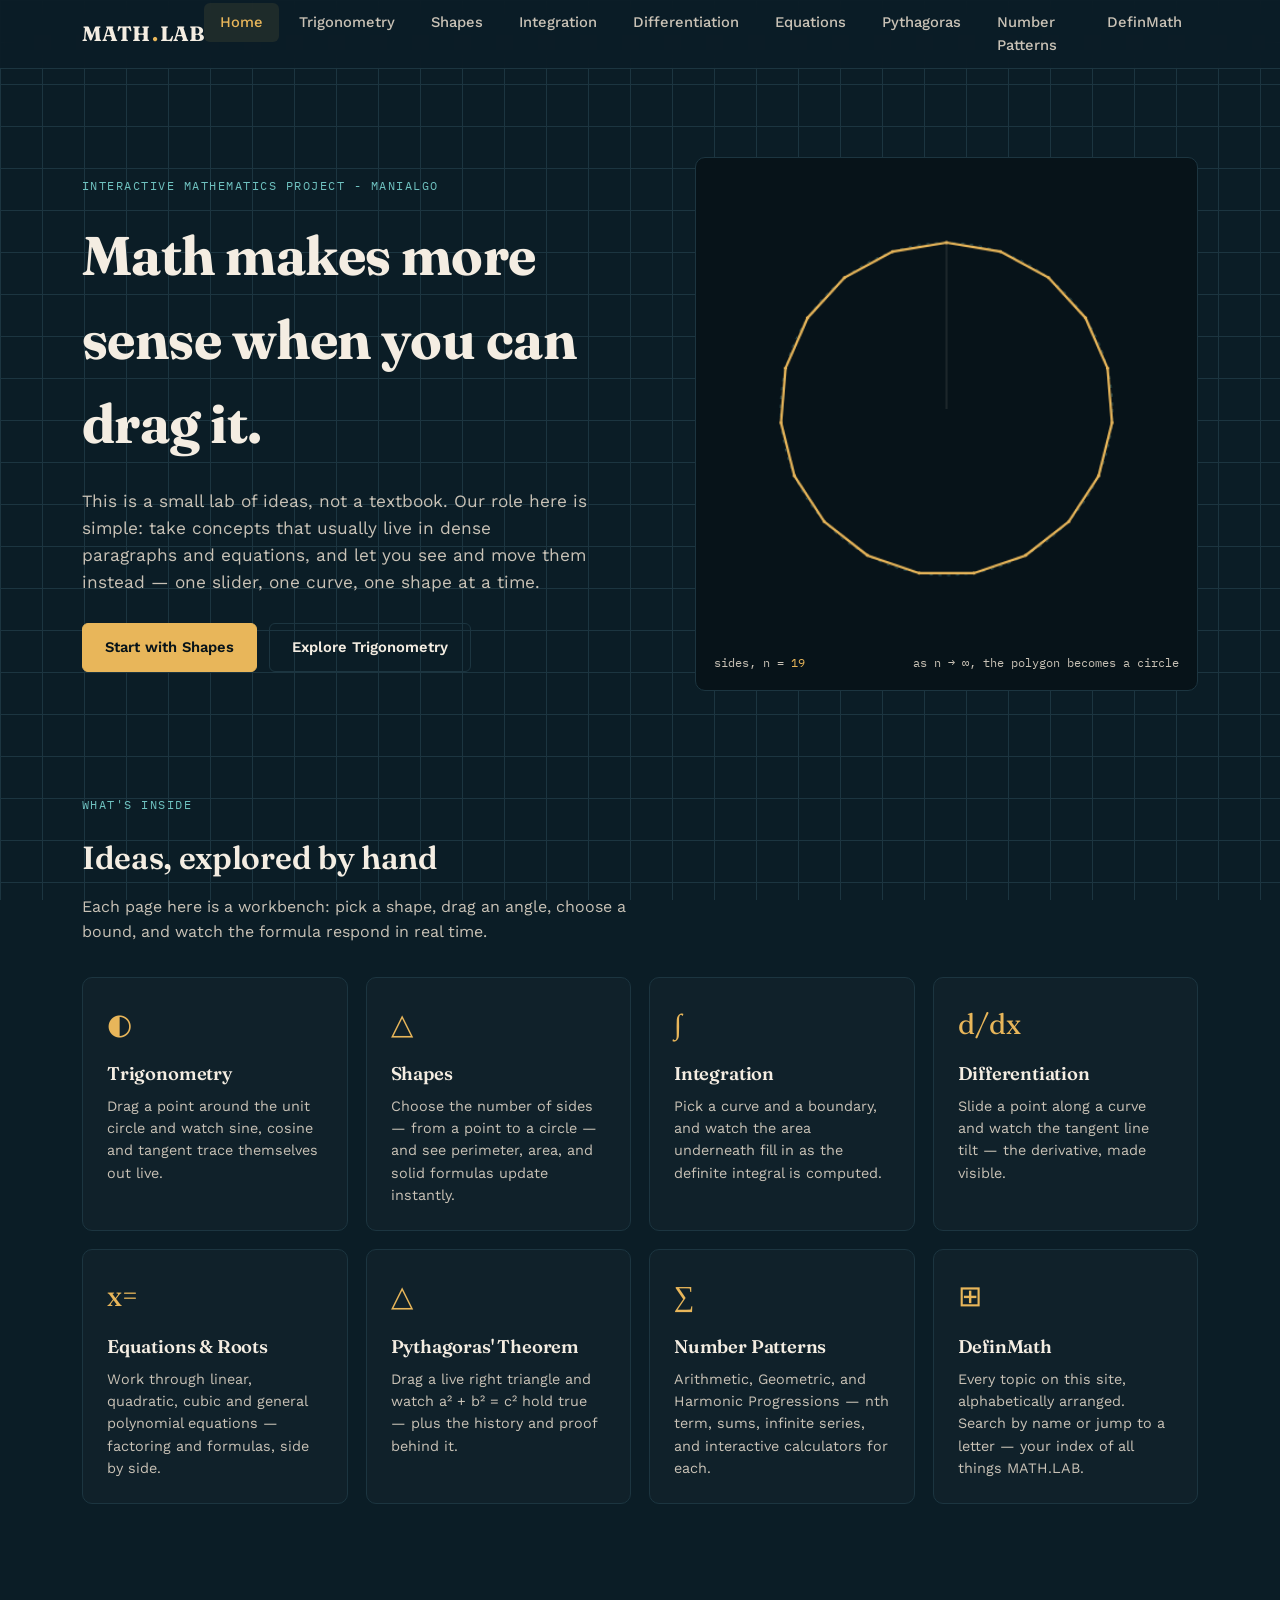
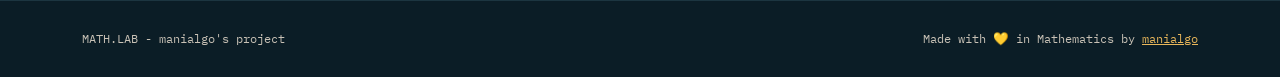
<file: index.html>
<!DOCTYPE html>
<html lang="en">
<head>
<meta charset="UTF-8">
<meta name="viewport" content="width=device-width, initial-scale=1.0">
<title>MATH.LAB — Interactive Mathematics</title>
<meta name="description" content="An interactive mathematics lab: trigonometry, shapes, integration and differentiation, explained visually.">
<link rel="stylesheet" href="css/style.css">
</head>
<body>

<nav class="navbar">
  <div class="wrap">
    <a href="index.html" class="brand">MATH<span class="dot">.</span>LAB</a>
    <button class="nav-toggle" aria-label="Toggle menu">MENU</button>
    <ul class="nav-links">
      <li><a href="index.html" class="active">Home</a></li>
      <li><a href="pages/trigonometry.html">Trigonometry</a></li>
      <li><a href="pages/shapes.html">Shapes</a></li>
      <li><a href="pages/integration.html">Integration</a></li>
      <li><a href="pages/differentiation.html">Differentiation</a></li>
      <li><a href="pages/equations.html">Equations</a></li>
      <li><a href="pages/pythagoras.html">Pythagoras</a></li>
      <li><a href="pages/number-patterns.html">Number Patterns</a></li>
      <li><a href="pages/definmath.html">DefinMath</a></li>
    </ul>
  </div>
</nav>

<header class="hero">
  <div class="wrap">
    <div class="hero-copy">
      <span class="eyebrow">Interactive Mathematics Project - manialgo</span>
      <h1>Math makes more sense when you can drag it.</h1>
      <p class="lead">This is a small lab of ideas, not a textbook. Our role here is simple: take concepts that usually live in dense paragraphs and equations, and let you see and move them instead — one slider, one curve, one shape at a time.</p>
      <div class="cta-row">
        <a href="pages/shapes.html" class="btn btn-primary">Start with Shapes</a>
        <a href="pages/trigonometry.html" class="btn btn-ghost">Explore Trigonometry</a>
      </div>
    </div>
    <div class="hero-visual">
      <canvas id="hero-canvas" width="420" height="420"></canvas>
      <div class="caption">
        <span>sides, n = <span id="hero-n" class="n">3</span></span>
        <span>as n → ∞, the polygon becomes a circle</span>
      </div>
    </div>
  </div>
</header>

<section class="topics">
  <div class="wrap">
    <div class="section-head">
      <span class="eyebrow">What's inside</span>
      <h2>Ideas, explored by hand</h2>
      <p>Each page here is a workbench: pick a shape, drag an angle, choose a bound, and watch the formula respond in real time.</p>
    </div>
    <div class="card-grid">
      <a href="pages/trigonometry.html" class="card">
        <span class="glyph">◐</span>
        <h3>Trigonometry</h3>
        <p>Drag a point around the unit circle and watch sine, cosine and tangent trace themselves out live.</p>
      </a>
      <a href="pages/shapes.html" class="card">
        <span class="glyph">△</span>
        <h3>Shapes</h3>
        <p>Choose the number of sides — from a point to a circle — and see perimeter, area, and solid formulas update instantly.</p>
      </a>
      <a href="pages/integration.html" class="card">
        <span class="glyph">∫</span>
        <h3>Integration</h3>
        <p>Pick a curve and a boundary, and watch the area underneath fill in as the definite integral is computed.</p>
      </a>
      <a href="pages/differentiation.html" class="card">
        <span class="glyph">d/dx</span>
        <h3>Differentiation</h3>
        <p>Slide a point along a curve and watch the tangent line tilt — the derivative, made visible.</p>
      </a>
      <a href="pages/equations.html" class="card">
        <span class="glyph">x=</span>
        <h3>Equations &amp; Roots</h3>
        <p>Work through linear, quadratic, cubic and general polynomial equations — factoring and formulas, side by side.</p>
      </a>
      <a href="pages/pythagoras.html" class="card">
        <span class="glyph">△</span>
        <h3>Pythagoras' Theorem</h3>
        <p>Drag a live right triangle and watch a² + b² = c² hold true — plus the history and proof behind it.</p>
      </a>
      <a href="pages/number-patterns.html" class="card">
        <span class="glyph">∑</span>
        <h3>Number Patterns</h3>
        <p>Arithmetic, Geometric, and Harmonic Progressions — nth term, sums, infinite series, and interactive calculators for each.</p>
      </a>
      <a href="pages/definmath.html" class="card">
        <span class="glyph">⊞</span>
        <h3>DefinMath</h3>
        <p>Every topic on this site, alphabetically arranged. Search by name or jump to a letter — your index of all things MATH.LAB.</p>
      </a>
    </div>
  </div>
</section>

<footer>
  <div class="wrap">
    <span>MATH.LAB - manialgo's project</span>
    <span>Made with <span style="color:#F5D547;">💛</span> in Mathematics by <a href="#" id="portfolio-link" style="color:var(--gold); text-decoration:underline;">manialgo</a></span>
  </div>
</footer>

<script src="js/nav.js"></script>
<script src="js/hero.js"></script>
</body>
</html>
</file>
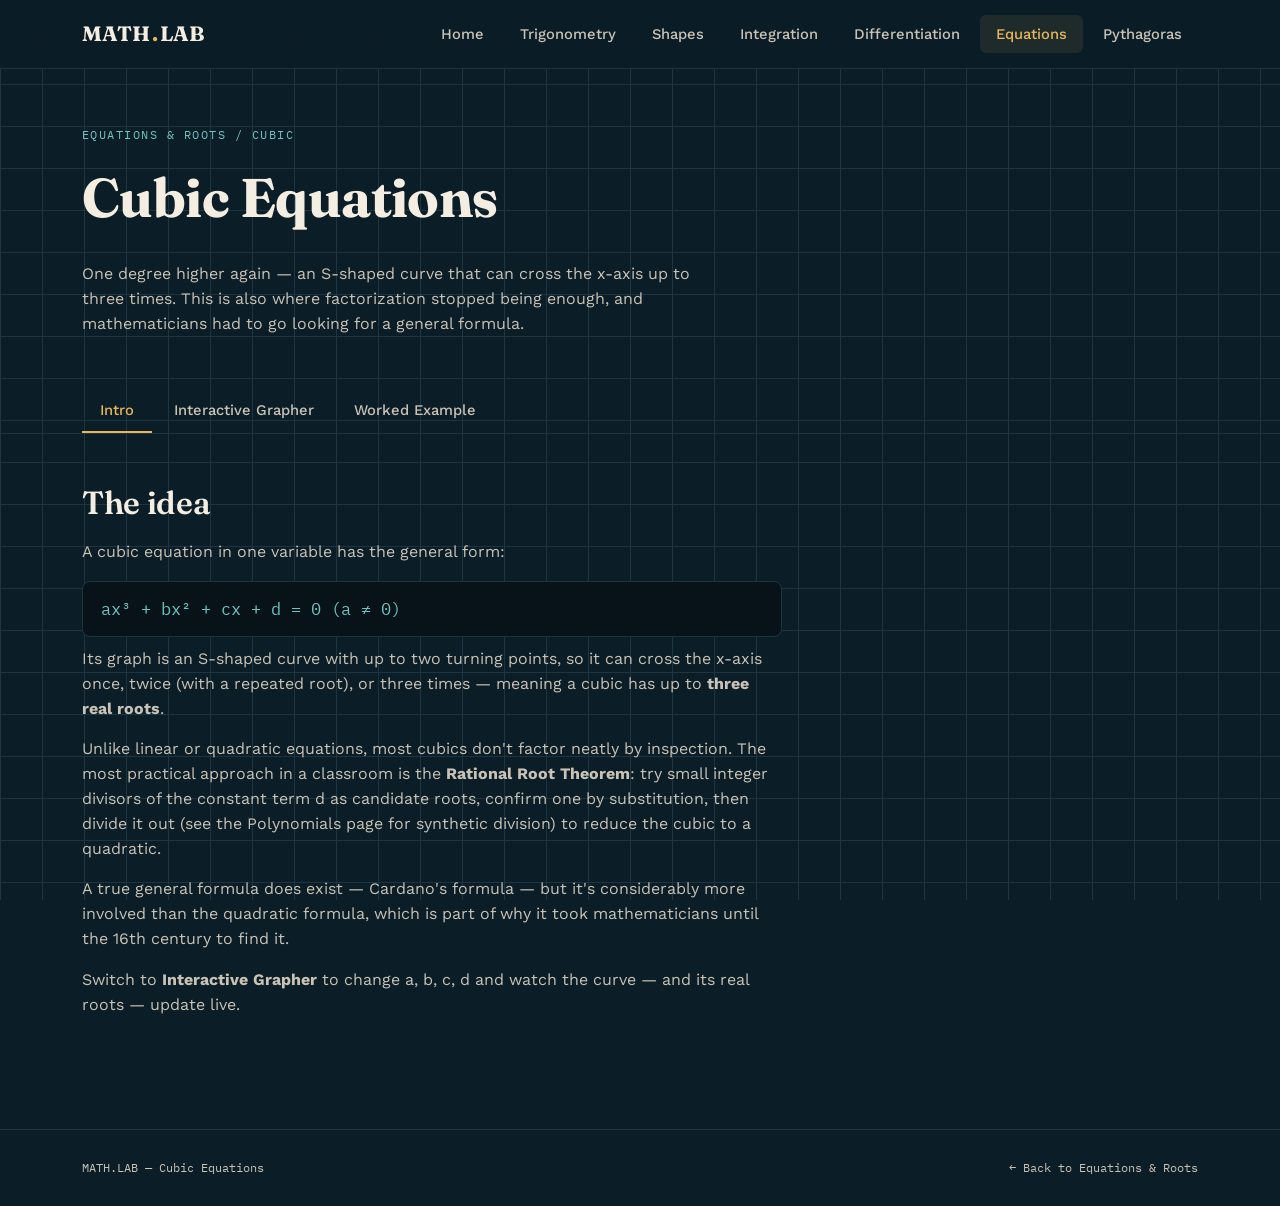
<file: pages/cubic-equations.html>
<!DOCTYPE html>
<html lang="en">
<head>
<meta charset="UTF-8">
<meta name="viewport" content="width=device-width, initial-scale=1.0">
<title>Cubic Equations — MATH.LAB</title>
<link rel="stylesheet" href="../css/style.css">
</head>
<body>

<nav class="navbar">
  <div class="wrap">
    <a href="../index.html" class="brand">MATH<span class="dot">.</span>LAB</a>
    <button class="nav-toggle" aria-label="Toggle menu">MENU</button>
    <ul class="nav-links">
      <li><a href="../index.html">Home</a></li>
      <li><a href="trigonometry.html">Trigonometry</a></li>
      <li><a href="shapes.html">Shapes</a></li>
      <li><a href="integration.html">Integration</a></li>
      <li><a href="differentiation.html">Differentiation</a></li>
      <li><a href="equations.html" class="active">Equations</a></li>
      <li><a href="pythagoras.html">Pythagoras</a></li>
    </ul>
  </div>
</nav>

<header class="page-head">
  <div class="wrap">
    <span class="eyebrow"><a href="equations.html" style="color:var(--cyan);">Equations & Roots</a> / Cubic</span>
    <h1>Cubic Equations</h1>
    <p class="lead">One degree higher again — an S-shaped curve that can cross the x-axis up to three times. This is also where factorization stopped being enough, and mathematicians had to go looking for a general formula.</p>
  </div>
</header>

<nav class="subnav">
  <div class="wrap">
    <button class="tab-btn active" data-tab="intro">Intro</button>
    <button class="tab-btn" data-tab="grapher">Interactive Grapher</button>
    <button class="tab-btn" data-tab="example">Worked Example</button>
  </div>
</nav>

<section class="stage">
  <div class="wrap">

    <div id="tab-intro" class="tab-panel">
      <div class="content-block" style="max-width:70ch;">
        <h2>The idea</h2>
        <p>A cubic equation in one variable has the general form:</p>
        <div class="formula">ax³ + bx² + cx + d = 0   (a ≠ 0)</div>
        <p>Its graph is an S-shaped curve with up to two turning points, so it can cross the x-axis once, twice (with a repeated root), or three times — meaning a cubic has up to <strong>three real roots</strong>.</p>
        <p>Unlike linear or quadratic equations, most cubics don't factor neatly by inspection. The most practical approach in a classroom is the <strong>Rational Root Theorem</strong>: try small integer divisors of the constant term d as candidate roots, confirm one by substitution, then divide it out (see the Polynomials page for synthetic division) to reduce the cubic to a quadratic.</p>
        <p>A true general formula does exist — Cardano's formula — but it's considerably more involved than the quadratic formula, which is part of why it took mathematicians until the 16th century to find it.</p>
        <p>Switch to <strong>Interactive Grapher</strong> to change a, b, c, d and watch the curve — and its real roots — update live.</p>
      </div>
    </div>

    <div id="tab-grapher" class="tab-panel" style="display:none;">
      <div class="stage-grid">
        <div class="panel">
          <canvas id="cubic-canvas" width="440" height="380"></canvas>
        </div>
        <div>
          <div class="controls">
            <div class="control-row">
              <label>a <span id="cubic-a-val" class="mono">1</span></label>
              <input type="range" id="cubic-a" min="-2" max="2" value="1" step="0.5">
            </div>
            <div class="control-row">
              <label>b <span id="cubic-b-val" class="mono">-6</span></label>
              <input type="range" id="cubic-b" min="-10" max="10" value="-6" step="0.5">
            </div>
            <div class="control-row">
              <label>c <span id="cubic-c-val" class="mono">11</span></label>
              <input type="range" id="cubic-c" min="-15" max="15" value="11" step="0.5">
            </div>
            <div class="control-row">
              <label>d <span id="cubic-d-val" class="mono">-6</span></label>
              <input type="range" id="cubic-d" min="-15" max="15" value="-6" step="0.5">
            </div>
          </div>
          <div class="readout">
            <div class="stat"><div class="k">real roots found</div><div class="v" id="cubic-roots" style="font-size:0.95rem;">1.00, 2.00, 3.00</div></div>
          </div>
          <p style="font-size:0.78rem; margin-top:12px;">Roots are located numerically by scanning for sign changes, so very close-together roots may occasionally be missed.</p>
        </div>
      </div>
    </div>

    <div id="tab-example" class="tab-panel" style="display:none;">
      <div class="content-block" style="max-width:70ch;">
        <h2>Worked example</h2>
        <div class="formula">x³ − 6x² + 11x − 6 = 0</div>

        <h3>Method 1 — Factorization (via trial root + synthetic division)</h3>
        <p>By the Rational Root Theorem, try divisors of −6: ±1, ±2, ±3, ±6. Testing x = 1:</p>
        <div class="formula">(1)³ − 6(1)² + 11(1) − 6 = 1 − 6 + 11 − 6 = 0 ✓</div>
        <p>So (x − 1) is a factor. Dividing the cubic by (x − 1) using synthetic division gives a quotient of x² − 5x + 6, so:</p>
        <div class="formula">x³ − 6x² + 11x − 6 = (x − 1)(x² − 5x + 6) = (x − 1)(x − 2)(x − 3)</div>
        <p>Setting each factor to zero: <strong>x = 1, 2, 3</strong>.</p>

        <h3>Method 2 — Using Cardano's formula</h3>
        <p>First, depress the cubic by substituting x = t − b/3a, which removes the x² term. For ax³+bx²+cx+d, this gives an equation of the form t³ + pt + q = 0, where:</p>
        <div class="formula">p = (3ac − b²) / 3a²      q = (2b³ − 9abc + 27a²d) / 27a³</div>
        <p>The real root of the depressed cubic is then given by Cardano's formula:</p>
        <div class="formula">t = ∛(−q/2 + √(q²/4 + p³/27)) + ∛(−q/2 − √(q²/4 + p³/27))</div>
        <p>Substituting a = 1, b = −6, c = 11, d = −6 through this formula produces t = 0, and reversing the substitution x = t − b/3a = t + 2 gives x = 2 — one of the same three roots found by factorization, confirming the two methods agree. In practice, once one root is found, factorization is almost always the faster route for a cubic with rational roots; Cardano's formula matters most when no rational root exists at all.</p>
      </div>
    </div>

  </div>
</section>

<footer>
  <div class="wrap">
    <span>MATH.LAB — Cubic Equations</span>
    <a href="equations.html">← Back to Equations & Roots</a>
  </div>
</footer>

<script src="../js/nav.js"></script>
<script src="../js/tabs.js"></script>
<script src="../js/cubic.js"></script>
</body>
</html>
</file>
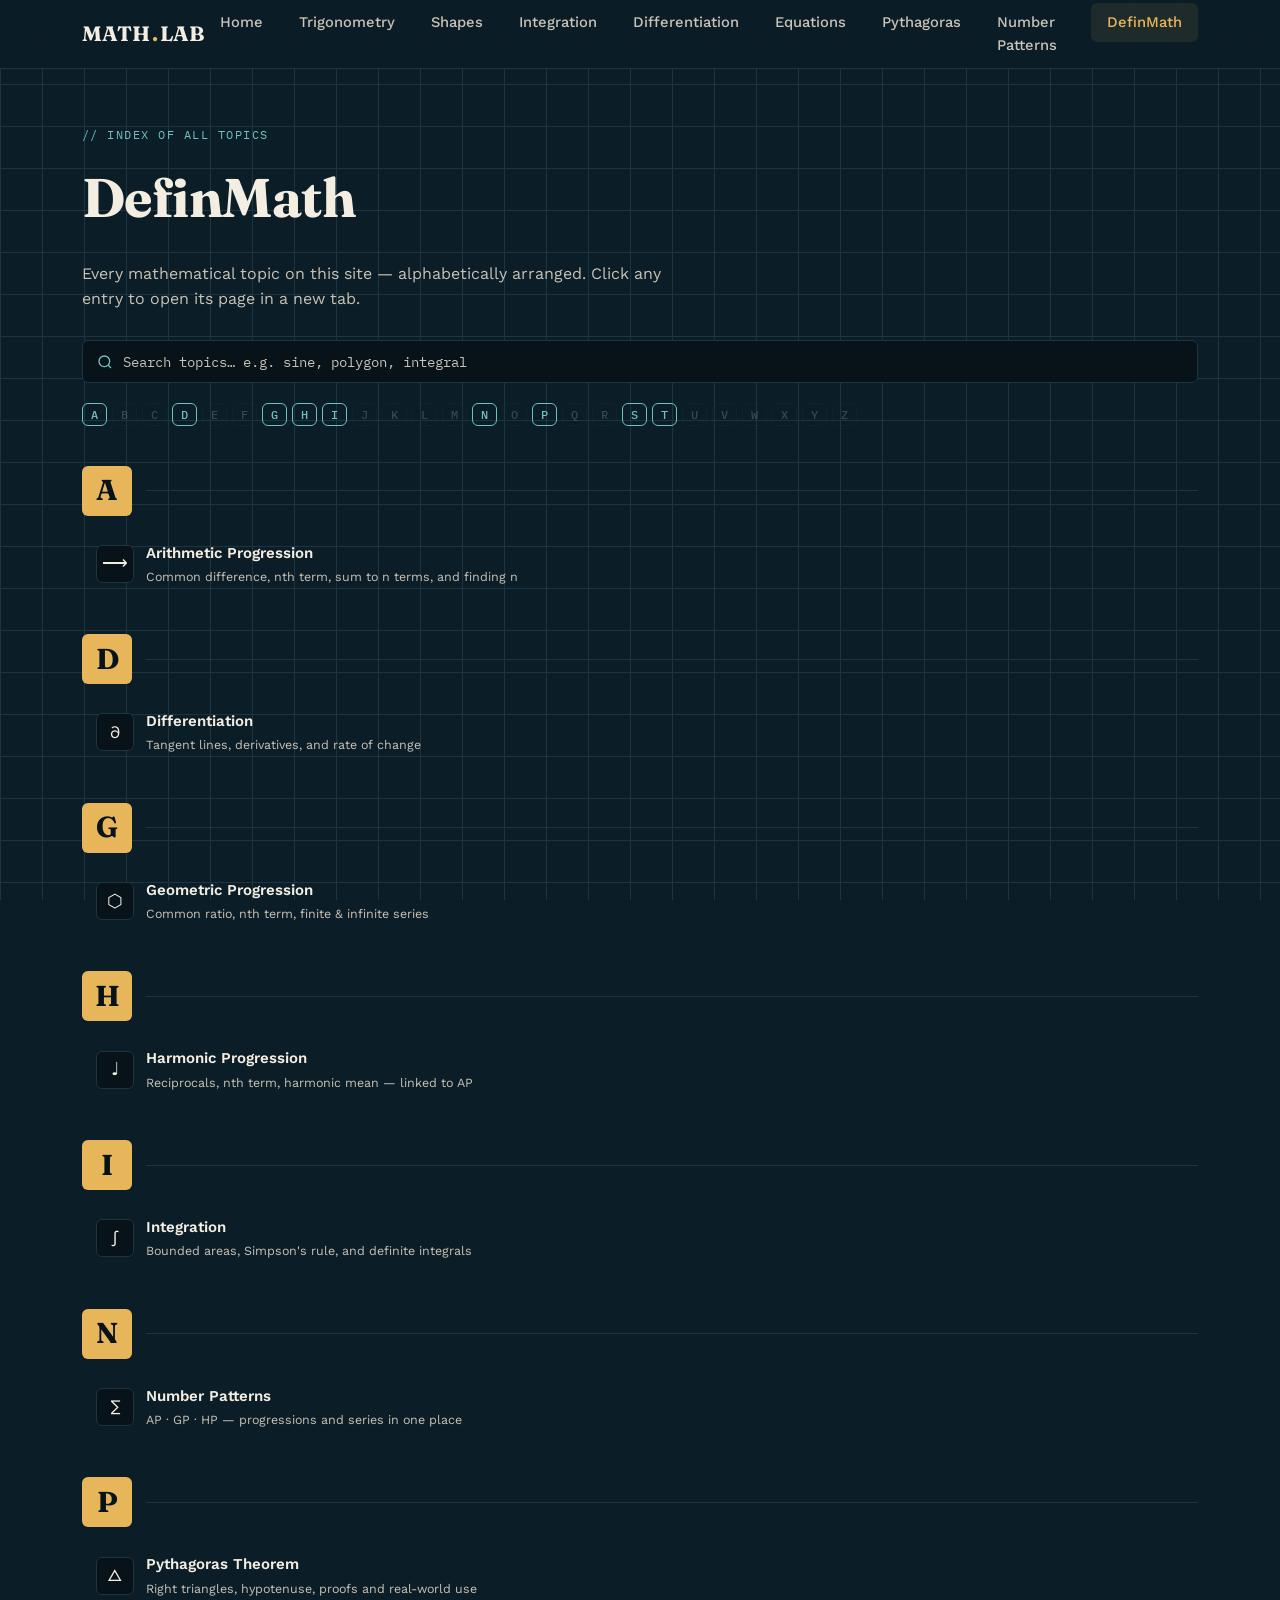
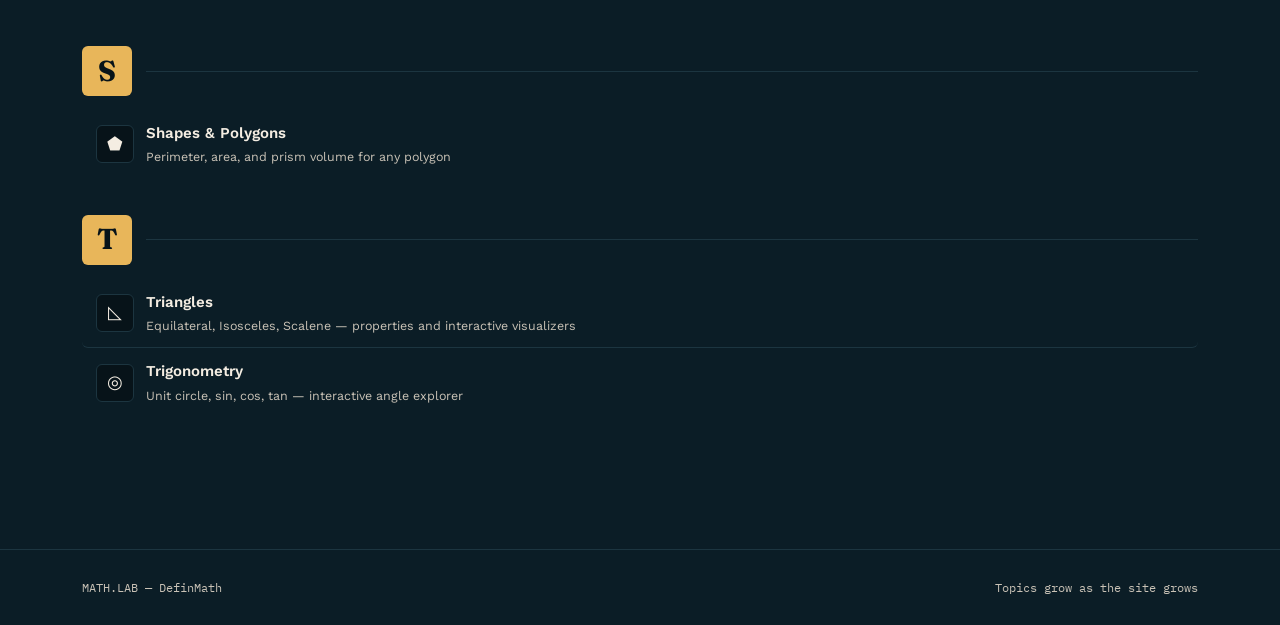
<file: pages/definmath.html>
<!DOCTYPE html>
<html lang="en">

<head>
  <meta charset="UTF-8">
  <meta name="viewport" content="width=device-width, initial-scale=1.0">
  <title>DefinMath — MATH.LAB</title>
  <meta name="description"
    content="Alphabetical index of every mathematical topic on MATH.LAB — click any entry to open its page.">
  <link rel="stylesheet" href="../css/style.css">
  <style>
    /* ── page-specific additions ── */
    .search-wrap {
      margin: 28px 0 0;
    }

    .search-box {
      width: 100%;
      background: var(--navy-deep);
      border: var(--border);
      border-radius: var(--radius);
      padding: 11px 14px 11px 40px;
      color: var(--chalk);
      font-family: var(--mono);
      font-size: 0.9rem;
      outline: none;
      transition: border-color .2s;
      background-image: url("data:image/svg+xml,%3Csvg xmlns='http://www.w3.org/2000/svg' width='16' height='16' viewBox='0 0 24 24' fill='none' stroke='%236FC2C0' stroke-width='2'%3E%3Ccircle cx='11' cy='11' r='8'/%3E%3Cline x1='21' y1='21' x2='16.65' y2='16.65'/%3E%3C/svg%3E");
      background-repeat: no-repeat;
      background-position: 14px center;
    }

    .search-box:focus {
      border-color: var(--gold-dim);
    }

    .search-box::placeholder {
      color: var(--chalk-dim);
    }

    .alpha-bar {
      display: flex;
      flex-wrap: wrap;
      gap: 5px;
      margin: 20px 0 0;
    }

    .alpha-bar a {
      font-family: var(--mono);
      font-size: 0.78rem;
      font-weight: 500;
      color: var(--chalk-dim);
      text-decoration: none;
      padding: 4px 8px;
      border: var(--border);
      border-radius: var(--radius);
      transition: all .15s;
      line-height: 1;
    }

    .alpha-bar a.has-entry {
      color: var(--cyan);
      border-color: var(--cyan);
    }

    .alpha-bar a.has-entry:hover {
      color: var(--gold);
      border-color: var(--gold);
      background: rgba(232, 182, 90, .07);
    }

    .alpha-bar a.empty {
      opacity: 0.25;
      pointer-events: none;
    }

    .letter-section {
      margin-bottom: 36px;
    }

    .letter-section.hidden {
      display: none;
    }

    .letter-heading {
      display: flex;
      align-items: center;
      gap: 14px;
      margin-bottom: 14px;
    }

    .letter-badge {
      font-family: var(--serif);
      font-size: 1.8rem;
      font-weight: 700;
      color: var(--navy-deep);
      background: var(--gold);
      width: 50px;
      height: 50px;
      display: flex;
      align-items: center;
      justify-content: center;
      border-radius: var(--radius);
      flex-shrink: 0;
      line-height: 1;
    }

    .letter-divider {
      flex: 1;
      height: 1px;
      background: var(--grid-line);
    }

    .entries {
      display: flex;
      flex-direction: column;
    }

    .entry {
      display: flex;
      align-items: center;
      justify-content: space-between;
      padding: 12px 14px;
      border-bottom: 1px solid var(--grid-line);
      text-decoration: none;
      color: inherit;
      gap: 12px;
      transition: background .15s;
      border-radius: var(--radius);
      cursor: pointer;
    }

    .entry:last-child {
      border-bottom: none;
    }

    .entry:hover {
      background: rgba(111, 194, 192, .05);
    }

    .entry:hover .entry-title {
      color: var(--cyan);
    }

    .entry:hover .entry-arrow {
      opacity: 1;
      color: var(--cyan);
    }

    .entry-left {
      display: flex;
      align-items: center;
      gap: 12px;
    }

    .entry-icon {
      width: 38px;
      height: 38px;
      background: var(--navy-deep);
      border: var(--border);
      border-radius: var(--radius);
      display: flex;
      align-items: center;
      justify-content: center;
      flex-shrink: 0;
      font-size: 1.1rem;
    }

    .entry-title {
      font-family: var(--sans);
      font-weight: 600;
      font-size: 0.94rem;
      color: var(--chalk);
      transition: color .15s;
    }

    .entry-subtitle {
      font-size: 0.78rem;
      color: var(--chalk-dim);
      margin-top: 2px;
    }

    .entry-arrow {
      font-size: 1rem;
      color: var(--chalk-dim);
      opacity: 0;
      transition: opacity .15s, color .15s;
      flex-shrink: 0;
    }

    .no-results {
      text-align: center;
      padding: 60px 0;
      color: var(--chalk-dim);
      display: none;
    }

    .no-results .nr-icon {
      font-size: 2.5rem;
      margin-bottom: 12px;
    }

    .no-results p {
      font-size: 0.9rem;
    }

    .index-area {
      padding: 32px 0 96px;
    }
  </style>
</head>

<body>

  <nav class="navbar">
    <div class="wrap">
      <a href="../index.html" class="brand">MATH<span class="dot">.</span>LAB</a>
      <button class="nav-toggle" aria-label="Toggle menu">MENU</button>
      <ul class="nav-links">
        <li><a href="../index.html">Home</a></li>
        <li><a href="trigonometry.html">Trigonometry</a></li>
        <li><a href="shapes.html">Shapes</a></li>
        <li><a href="integration.html">Integration</a></li>
        <li><a href="differentiation.html">Differentiation</a></li>
        <li><a href="equations.html">Equations</a></li>
        <li><a href="pythagoras.html">Pythagoras</a></li>
        <li><a href="number-patterns.html">Number Patterns</a></li>
        <li><a href="definmath.html" class="active">DefinMath</a></li>
      </ul>
    </div>
  </nav>

  <header class="page-head">
    <div class="wrap">
      <span class="eyebrow">// index of all topics</span>
      <h1>DefinMath</h1>
      <p class="lead">Every mathematical topic on this site — alphabetically arranged. Click any entry to open its page
        in a new tab.</p>

      <div class="search-wrap">
        <input class="search-box" id="searchInput" type="text"
          placeholder="Search topics… e.g. sine, polygon, integral" />
      </div>

      <div class="alpha-bar" id="alphaBar"></div>
    </div>
  </header>

  <section class="index-area">
    <div class="wrap">
      <div id="mainContent">
        <div class="no-results" id="noResults">
          <div class="nr-icon">🔍</div>
          <p>No topics match your search.</p>
        </div>
      </div>
    </div>
  </section>

  <footer>
    <div class="wrap">
      <span>MATH.LAB — DefinMath</span>
      <span>Topics grow as the site grows</span>
    </div>
  </footer>

  <script>
    // ── SITE INDEX ──────────────────────────────────────────────────────────────
    // Only topics that exist on the live site. Add entries here as new pages launch.
    const PAGES = [
      { title: "Arithmetic Progression", subtitle: "Common difference, nth term, sum to n terms, and finding n", icon: "⟶", href: "number-patterns.html#ap" },
      { title: "Differentiation", subtitle: "Tangent lines, derivatives, and rate of change", icon: "∂", href: "differentiation.html" },
      { title: "Geometric Progression", subtitle: "Common ratio, nth term, finite & infinite series", icon: "⬡", href: "number-patterns.html#gp" },
      { title: "Harmonic Progression", subtitle: "Reciprocals, nth term, harmonic mean — linked to AP", icon: "♩", href: "number-patterns.html#hp" },
      { title: "Integration", subtitle: "Bounded areas, Simpson's rule, and definite integrals", icon: "∫", href: "integration.html" },
      { title: "Number Patterns", subtitle: "AP · GP · HP — progressions and series in one place", icon: "∑", href: "number-patterns.html" },
      { title: "Pythagoras Theorem", subtitle: "Right triangles, hypotenuse, proofs and real-world use", icon: "△", href: "pythagoras.html" },
      { title: "Shapes & Polygons", subtitle: "Perimeter, area, and prism volume for any polygon", icon: "⬟", href: "shapes.html" },
      { title: "Triangles", subtitle: "Equilateral, Isosceles, Scalene — properties and interactive visualizers", icon: "◺", href: "triangle.html" },
      { title: "Trigonometry", subtitle: "Unit circle, sin, cos, tan — interactive angle explorer", icon: "◎", href: "trigonometry.html" },
    ];

    const ALPHABET = 'ABCDEFGHIJKLMNOPQRSTUVWXYZ'.split('');

    function buildAlphaMap(pages) {
      const map = {};
      pages.forEach(p => {
        const letter = p.title[0].toUpperCase();
        if (!map[letter]) map[letter] = [];
        map[letter].push(p);
      });
      Object.values(map).forEach(arr => arr.sort((a, b) => a.title.localeCompare(b.title)));
      return map;
    }

    function renderAlphaBar(map) {
      const bar = document.getElementById('alphaBar');
      bar.innerHTML = '';
      ALPHABET.forEach(letter => {
        const a = document.createElement('a');
        a.textContent = letter;
        if (map[letter]) {
          a.href = `#letter-${letter}`;
          a.classList.add('has-entry');
          a.title = `${map[letter].length} topic${map[letter].length > 1 ? 's' : ''}`;
        } else {
          a.href = '#';
          a.classList.add('empty');
        }
        bar.appendChild(a);
      });
    }

    function renderSections(map, query = '') {
      const container = document.getElementById('mainContent');
      container.querySelectorAll('.letter-section').forEach(el => el.remove());

      let totalVisible = 0;
      Object.keys(map).sort().forEach(letter => {
        const filtered = map[letter].filter(p =>
          !query ||
          p.title.toLowerCase().includes(query) ||
          p.subtitle.toLowerCase().includes(query)
        );
        if (!filtered.length) return;
        totalVisible += filtered.length;

        const section = document.createElement('div');
        section.className = 'letter-section';
        section.id = `letter-${letter}`;
        section.innerHTML = `
      <div class="letter-heading">
        <div class="letter-badge">${letter}</div>
        <div class="letter-divider"></div>
      </div>
      <div class="entries">${filtered.map(p => `
          <div class="entry" onclick="window.open('${p.href}','_blank')">
            <div class="entry-left">
              <div class="entry-icon">${p.icon}</div>
              <div>
                <div class="entry-title">${hl(p.title, query)}</div>
                <div class="entry-subtitle">${hl(p.subtitle, query)}</div>
              </div>
            </div>
            <div class="entry-arrow">↗</div>
          </div>`).join('')
          }</div>`;
        container.insertBefore(section, document.getElementById('noResults'));
      });

      document.getElementById('noResults').style.display = totalVisible === 0 ? 'block' : 'none';
    }

    function hl(text, query) {
      if (!query) return text;
      const re = new RegExp(`(${query.replace(/[.*+?^${}()|[\]\\]/g, '\\$&')})`, 'gi');
      return text.replace(re, '<mark style="background:rgba(232,182,90,.3);color:inherit;border-radius:2px">$1</mark>');
    }

    document.getElementById('searchInput').addEventListener('input', e => {
      const q = e.target.value.toLowerCase().trim();
      const fullMap = buildAlphaMap(PAGES);
      if (!q) {
        renderSections(fullMap); renderAlphaBar(fullMap);
      } else {
        const filtered = PAGES.filter(p =>
          p.title.toLowerCase().includes(q) || p.subtitle.toLowerCase().includes(q)
        );
        const fMap = buildAlphaMap(filtered);
        renderSections(fMap, q); renderAlphaBar(fMap);
      }
    });

    // mobile nav
    document.addEventListener('DOMContentLoaded', () => {
      const toggle = document.querySelector('.nav-toggle');
      const links = document.querySelector('.nav-links');
      if (toggle && links) toggle.addEventListener('click', () => links.classList.toggle('open'));
    });

    const fullMap = buildAlphaMap(PAGES);
    renderAlphaBar(fullMap);
    renderSections(fullMap);
  </script>

</body>

</html>
</file>
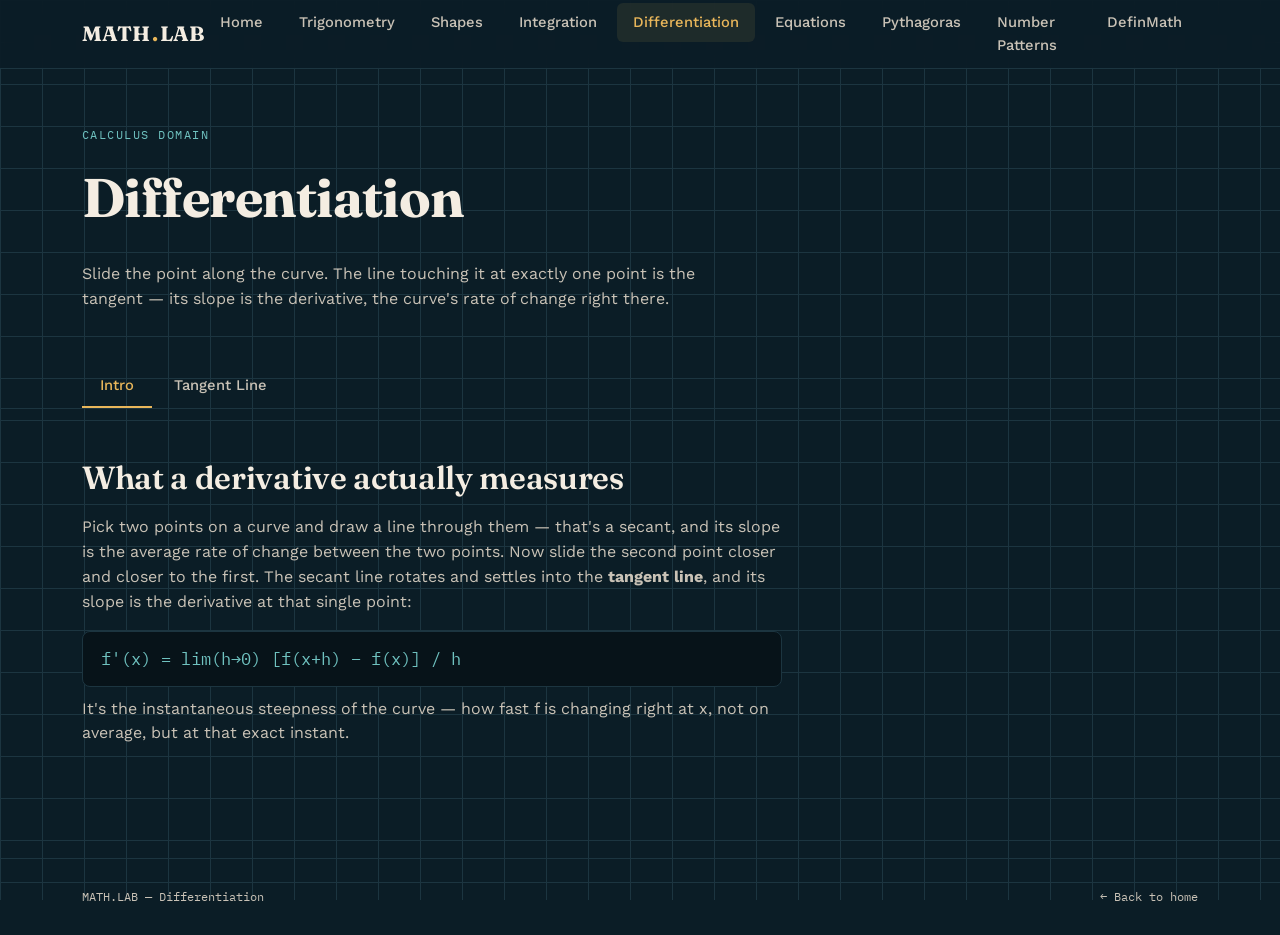
<file: pages/differentiation.html>
<!DOCTYPE html>
<html lang="en">

<head>
  <meta charset="UTF-8">
  <meta name="viewport" content="width=device-width, initial-scale=1.0">
  <title>Differentiation — MATH.LAB</title>
  <link rel="stylesheet" href="../css/style.css">
</head>

<body>

  <nav class="navbar">
    <div class="wrap">
      <a href="../index.html" class="brand">MATH<span class="dot">.</span>LAB</a>
      <button class="nav-toggle" aria-label="Toggle menu">MENU</button>
      <ul class="nav-links">
        <li><a href="../index.html">Home</a></li>
        <li><a href="trigonometry.html">Trigonometry</a></li>
        <li><a href="shapes.html">Shapes</a></li>
        <li><a href="integration.html">Integration</a></li>
        <li><a href="differentiation.html" class="active">Differentiation</a></li>
        <li><a href="equations.html">Equations</a></li>
        <li><a href="pythagoras.html">Pythagoras</a></li>
        <li><a href="number-patterns.html">Number Patterns</a></li>
        <li><a href="definmath.html">DefinMath</a></li>
      </ul>
    </div>
  </nav>

  <header class="page-head">
    <div class="wrap">
      <span class="eyebrow">Calculus domain</span>
      <h1>Differentiation</h1>
      <p class="lead">Slide the point along the curve. The line touching it at exactly one point is the tangent — its
        slope is the derivative, the curve's rate of change right there.</p>
    </div>
  </header>

  <nav class="subnav">
    <div class="wrap">
      <button class="tab-btn active" data-tab="intro">Intro</button>
      <button class="tab-btn" data-tab="work">Tangent Line</button>
    </div>
  </nav>

  <section class="stage">
    <div class="wrap">

      <div id="tab-intro" class="tab-panel">
        <div class="content-block" style="max-width:70ch;">
          <h2>What a derivative actually measures</h2>
          <p>Pick two points on a curve and draw a line through them — that's a secant, and its slope is the average
            rate of change between the two points. Now slide the second point closer and closer to the first. The secant
            line rotates and settles into the <strong>tangent line</strong>, and its slope is the derivative at that
            single point:</p>
          <div class="formula">f'(x) = lim(h→0) [f(x+h) − f(x)] / h</div>
          <p>It's the instantaneous steepness of the curve — how fast f is changing right at x, not on average, but at
            that exact instant.</p>
        </div>
      </div>

      <div id="tab-work" class="tab-panel" style="display:none;">
        <div class="stage-grid">
          <div class="panel">
            <canvas id="diff-canvas" width="440" height="380"></canvas>
          </div>
          <div>
            <div class="control-row" style="margin-bottom:14px;">
              <label>Function</label>
              <div class="chip-row" id="fn-chips">
                <button class="chip" data-fn="x2">x²</button>
                <button class="chip" data-fn="sin">3·sin(x)</button>
                <button class="chip" data-fn="cubic">x³/20</button>
                <button class="chip" data-fn="linear">0.5x + 2</button>
              </div>
            </div>
            <div class="control-row">
              <label>Point x₀ <span id="x0-val" class="mono">1.0</span></label>
              <input type="range" id="x0-slider" min="-8" max="8" value="1" step="0.1">
            </div>
            <div class="readout">
              <div class="stat">
                <div class="k">f(x₀)</div>
                <div class="v" id="fx0-value">1.00</div>
              </div>
              <div class="stat">
                <div class="k">f'(x₀)</div>
                <div class="v" id="slope-value">2.00</div>
              </div>
            </div>
            <div class="content-block">
              <h3>Tangent line equation</h3>
              <div class="formula" id="tangent-eq">y = 2.00(x − 1.00) + 1.00</div>
            </div>
          </div>
        </div>
      </div>

    </div>
  </section>

  <footer>
    <div class="wrap">
      <span>MATH.LAB — Differentiation</span>
      <a href="../index.html">← Back to home</a>
    </div>
  </footer>

  <script src="../js/nav.js"></script>
  <script src="../js/tabs.js"></script>
  <script src="../js/differentiation.js"></script>
</body>

</html>
</file>
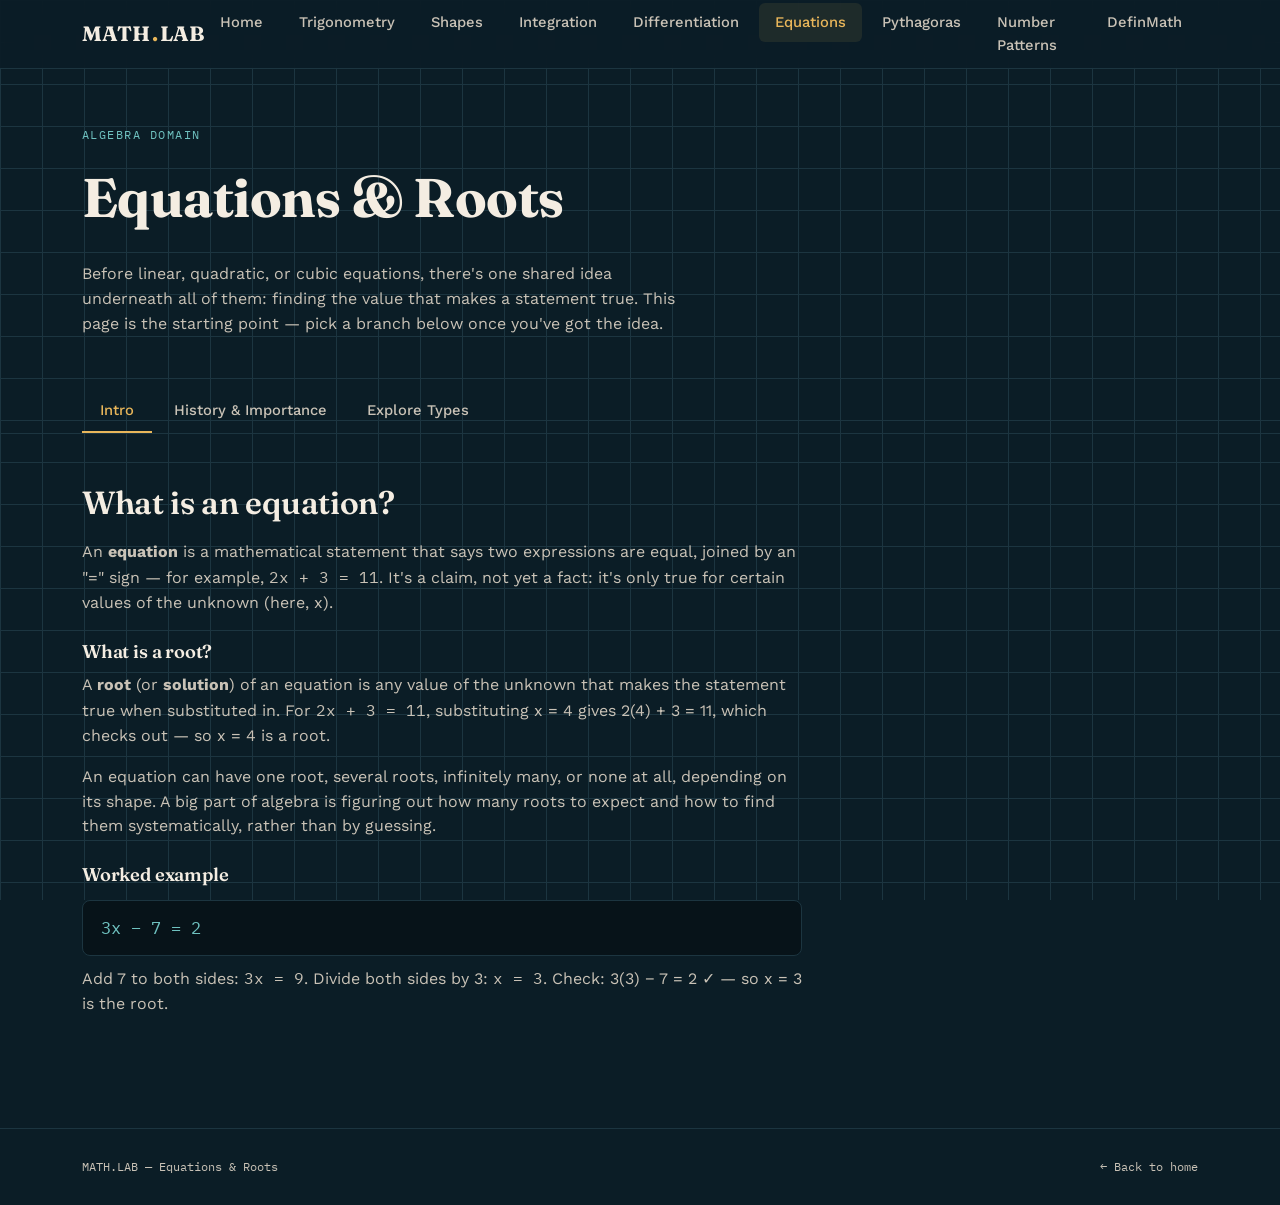
<file: pages/equations.html>
<!DOCTYPE html>
<html lang="en">

<head>
  <meta charset="UTF-8">
  <meta name="viewport" content="width=device-width, initial-scale=1.0">
  <title>Equations & Roots — MATH.LAB</title>
  <link rel="stylesheet" href="../css/style.css">
</head>

<body>

  <nav class="navbar">
    <div class="wrap">
      <a href="../index.html" class="brand">MATH<span class="dot">.</span>LAB</a>
      <button class="nav-toggle" aria-label="Toggle menu">MENU</button>
      <ul class="nav-links">
        <li><a href="../index.html">Home</a></li>
        <li><a href="trigonometry.html">Trigonometry</a></li>
        <li><a href="shapes.html">Shapes</a></li>
        <li><a href="integration.html">Integration</a></li>
        <li><a href="differentiation.html">Differentiation</a></li>
        <li><a href="equations.html" class="active">Equations</a></li>
        <li><a href="pythagoras.html">Pythagoras</a></li>
        <li><a href="number-patterns.html">Number Patterns</a></li>
        <li><a href="definmath.html">DefinMath</a></li>
      </ul>
    </div>
  </nav>

  <header class="page-head">
    <div class="wrap">
      <span class="eyebrow">Algebra domain</span>
      <h1>Equations & Roots</h1>
      <p class="lead">Before linear, quadratic, or cubic equations, there's one shared idea underneath all of them:
        finding the value that makes a statement true. This page is the starting point — pick a branch below once you've
        got the idea.</p>
    </div>
  </header>

  <nav class="subnav">
    <div class="wrap">
      <button class="tab-btn active" data-tab="intro">Intro</button>
      <button class="tab-btn" data-tab="history">History & Importance</button>
      <button class="tab-btn" data-tab="explore">Explore Types</button>
    </div>
  </nav>

  <section class="stage">
    <div class="wrap">

      <div id="tab-intro" class="tab-panel">
        <div class="content-block" style="max-width:72ch;">
          <h2>What is an equation?</h2>
          <p>An <strong>equation</strong> is a mathematical statement that says two expressions are equal, joined by an
            "=" sign — for example, <span class="mono">2x + 3 = 11</span>. It's a claim, not yet a fact: it's only true
            for certain values of the unknown (here, x).</p>
          <h3>What is a root?</h3>
          <p>A <strong>root</strong> (or <strong>solution</strong>) of an equation is any value of the unknown that
            makes the statement true when substituted in. For <span class="mono">2x + 3 = 11</span>, substituting x = 4
            gives 2(4) + 3 = 11, which checks out — so x = 4 is a root.</p>
          <p>An equation can have one root, several roots, infinitely many, or none at all, depending on its shape. A
            big part of algebra is figuring out how many roots to expect and how to find them systematically, rather
            than by guessing.</p>
          <h3>Worked example</h3>
          <div class="formula">3x − 7 = 2</div>
          <p>Add 7 to both sides: <span class="mono">3x = 9</span>. Divide both sides by 3: <span class="mono">x =
              3</span>. Check: 3(3) − 7 = 2 ✓ — so x = 3 is the root.</p>
        </div>
      </div>

      <div id="tab-history" class="tab-panel" style="display:none;">
        <div class="content-block" style="max-width:72ch;">
          <h2>A short history</h2>
          <p>Equation-solving is one of the oldest branches of mathematics. Babylonian mathematicians (around 2000 BCE)
            were already solving what we'd now call quadratic equations using geometric methods, though they had no
            algebraic notation for it. Ancient Egyptian and Chinese texts show similar problems solved by trial methods
            and proportional reasoning.</p>
          <p>The word "algebra" itself comes from <em>al-jabr</em>, a term used by the Persian mathematician
            Al-Khwarizmi in the 9th century, describing the process of moving a term from one side of an equation to the
            other. His systematic treatment of linear and quadratic equations laid the groundwork for algebra as a
            formal discipline.</p>
          <p>Cubic equations resisted a general algebraic solution for far longer — it wasn't until the 16th century,
            through the work of Italian mathematicians including Scipione del Ferro, Niccolò Tartaglia, and Gerolamo
            Cardano, that a general formula for cubic roots was published.</p>
          <h3>Why it matters</h3>
          <p>Equations are how quantitative relationships get expressed and solved — from working out how long a journey
            takes, to modelling projectile motion, to balancing a budget, to designing the curves an engineer needs for
            a bridge. Every one of those problems eventually reduces to: here's a relationship, now find the unknown
            that satisfies it. That's exactly what solving an equation does.</p>
        </div>
      </div>

      <div id="tab-explore" class="tab-panel" style="display:none;">
        <div class="content-block">
          <h2>Pick a branch</h2>
          <p style="max-width:60ch;">Each of these builds on the idea above, moving to equations with more terms and
            more roots.</p>
          <div class="card-grid" style="margin-top:24px;">
            <a href="linear-equations.html" class="card">
              <span class="glyph">x</span>
              <h3>Linear Equations</h3>
              <p>One degree, one root. The simplest case — a straight line crossing the x-axis exactly once.</p>
            </a>
            <a href="quadratic-equations.html" class="card">
              <span class="glyph">x²</span>
              <h3>Quadratic Equations</h3>
              <p>Two degree, up to two roots. A parabola that may cross the x-axis twice, once, or not at all.</p>
            </a>
            <a href="cubic-equations.html" class="card">
              <span class="glyph">x³</span>
              <h3>Cubic Equations</h3>
              <p>Three degree, up to three roots. An S-shaped curve, and the first case that resisted algebra for
                centuries.</p>
            </a>
            <a href="polynomials.html" class="card">
              <span class="glyph">xⁿ</span>
              <h3>Polynomials</h3>
              <p>The general case, and the tool that ties them all together: synthetic division.</p>
            </a>
          </div>
        </div>
      </div>

    </div>
  </section>

  <footer>
    <div class="wrap">
      <span>MATH.LAB — Equations & Roots</span>
      <a href="../index.html">← Back to home</a>
    </div>
  </footer>

  <script src="../js/nav.js"></script>
  <script src="../js/tabs.js"></script>
</body>

</html>
</file>
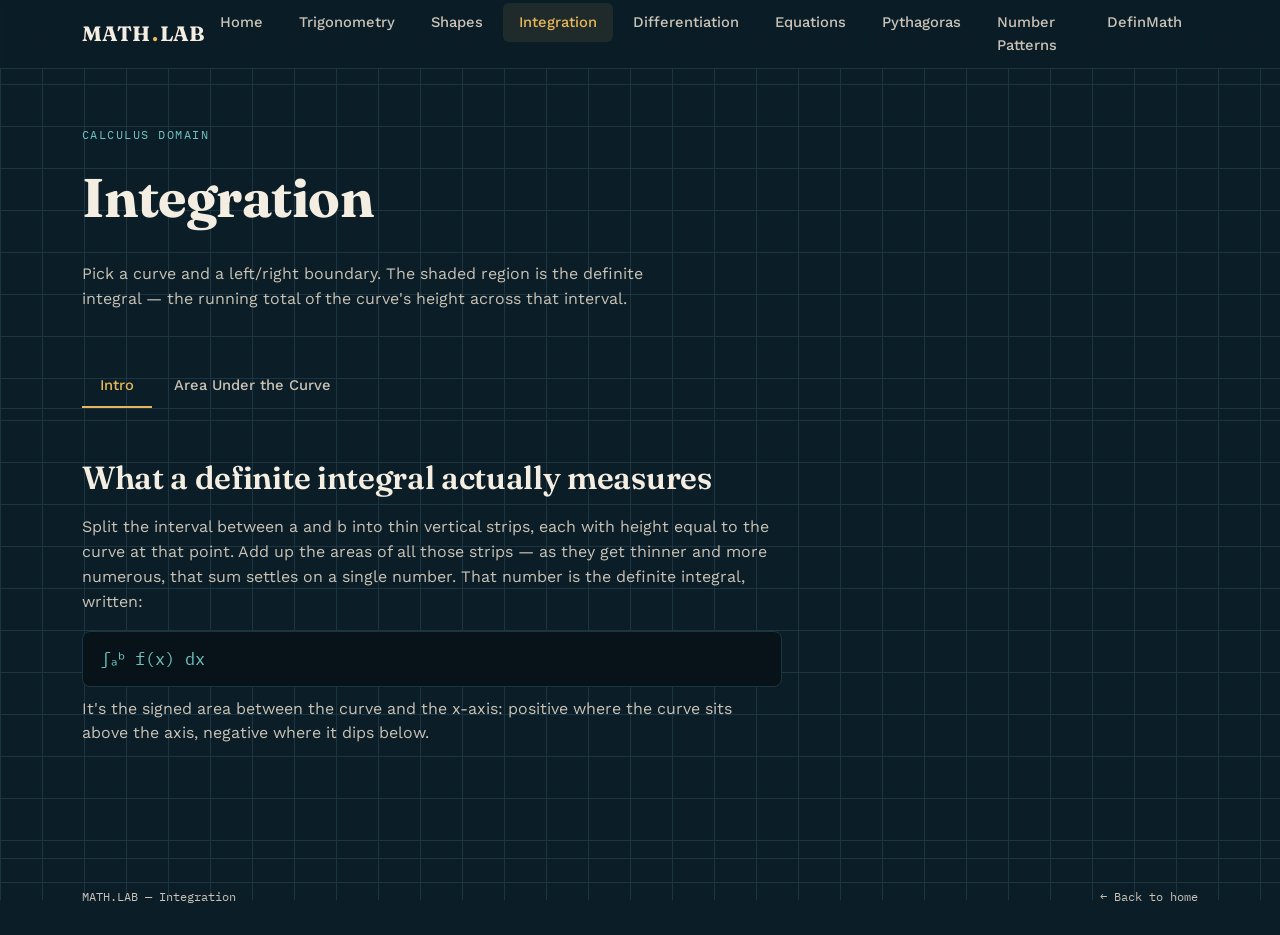
<file: pages/integration.html>
<!DOCTYPE html>
<html lang="en">

<head>
  <meta charset="UTF-8">
  <meta name="viewport" content="width=device-width, initial-scale=1.0">
  <title>Integration — MATH.LAB</title>
  <link rel="stylesheet" href="../css/style.css">
</head>

<body>

  <nav class="navbar">
    <div class="wrap">
      <a href="../index.html" class="brand">MATH<span class="dot">.</span>LAB</a>
      <button class="nav-toggle" aria-label="Toggle menu">MENU</button>
      <ul class="nav-links">
        <li><a href="../index.html">Home</a></li>
        <li><a href="trigonometry.html">Trigonometry</a></li>
        <li><a href="shapes.html">Shapes</a></li>
        <li><a href="integration.html" class="active">Integration</a></li>
        <li><a href="differentiation.html">Differentiation</a></li>
        <li><a href="equations.html">Equations</a></li>
        <li><a href="pythagoras.html">Pythagoras</a></li>
        <li><a href="number-patterns.html">Number Patterns</a></li>
        <li><a href="definmath.html">DefinMath</a></li>
      </ul>
    </div>
  </nav>

  <header class="page-head">
    <div class="wrap">
      <span class="eyebrow">Calculus domain</span>
      <h1>Integration</h1>
      <p class="lead">Pick a curve and a left/right boundary. The shaded region is the definite integral — the running
        total of the curve's height across that interval.</p>
    </div>
  </header>

  <nav class="subnav">
    <div class="wrap">
      <button class="tab-btn active" data-tab="intro">Intro</button>
      <button class="tab-btn" data-tab="work">Area Under the Curve</button>
    </div>
  </nav>

  <section class="stage">
    <div class="wrap">

      <div id="tab-intro" class="tab-panel">
        <div class="content-block" style="max-width:70ch;">
          <h2>What a definite integral actually measures</h2>
          <p>Split the interval between a and b into thin vertical strips, each with height equal to the curve at that
            point. Add up the areas of all those strips — as they get thinner and more numerous, that sum settles on a
            single number. That number is the definite integral, written:</p>
          <div class="formula">∫ₐᵇ f(x) dx</div>
          <p>It's the signed area between the curve and the x-axis: positive where the curve sits above the axis,
            negative where it dips below.</p>
        </div>
      </div>

      <div id="tab-work" class="tab-panel" style="display:none;">
        <div class="stage-grid">
          <div class="panel">
            <canvas id="int-canvas" width="440" height="380"></canvas>
          </div>
          <div>
            <div class="control-row" style="margin-bottom:14px;">
              <label>Function</label>
              <div class="chip-row" id="fn-chips">
                <button class="chip" data-fn="x2">x²</button>
                <button class="chip" data-fn="sin">sin(x)</button>
                <button class="chip" data-fn="cubic">x³/20</button>
                <button class="chip" data-fn="linear">0.5x + 2</button>
              </div>
            </div>
            <div class="control-row">
              <label>Lower bound a <span id="a-val" class="mono">0</span></label>
              <input type="range" id="a-slider" min="-10" max="10" value="0" step="0.2">
            </div>
            <div class="control-row">
              <label>Upper bound b <span id="b-val" class="mono">3</span></label>
              <input type="range" id="b-slider" min="-10" max="10" value="3" step="0.2">
            </div>
            <div class="readout">
              <div class="stat">
                <div class="k">∫ f(x) dx</div>
                <div class="v" id="int-value">0.00</div>
              </div>
            </div>
            <div class="content-block">
              <h3>Approximated with Simpson's rule</h3>
              <p style="font-size:0.85rem;">The shaded area is computed numerically over many strips — the same idea
                taught with rectangles, just refined.</p>
            </div>
          </div>
        </div>
      </div>

    </div>
  </section>

  <footer>
    <div class="wrap">
      <span>MATH.LAB — Integration</span>
      <a href="../index.html">← Back to home</a>
    </div>
  </footer>

  <script src="../js/nav.js"></script>
  <script src="../js/tabs.js"></script>
  <script src="../js/integration.js"></script>
</body>

</html>
</file>
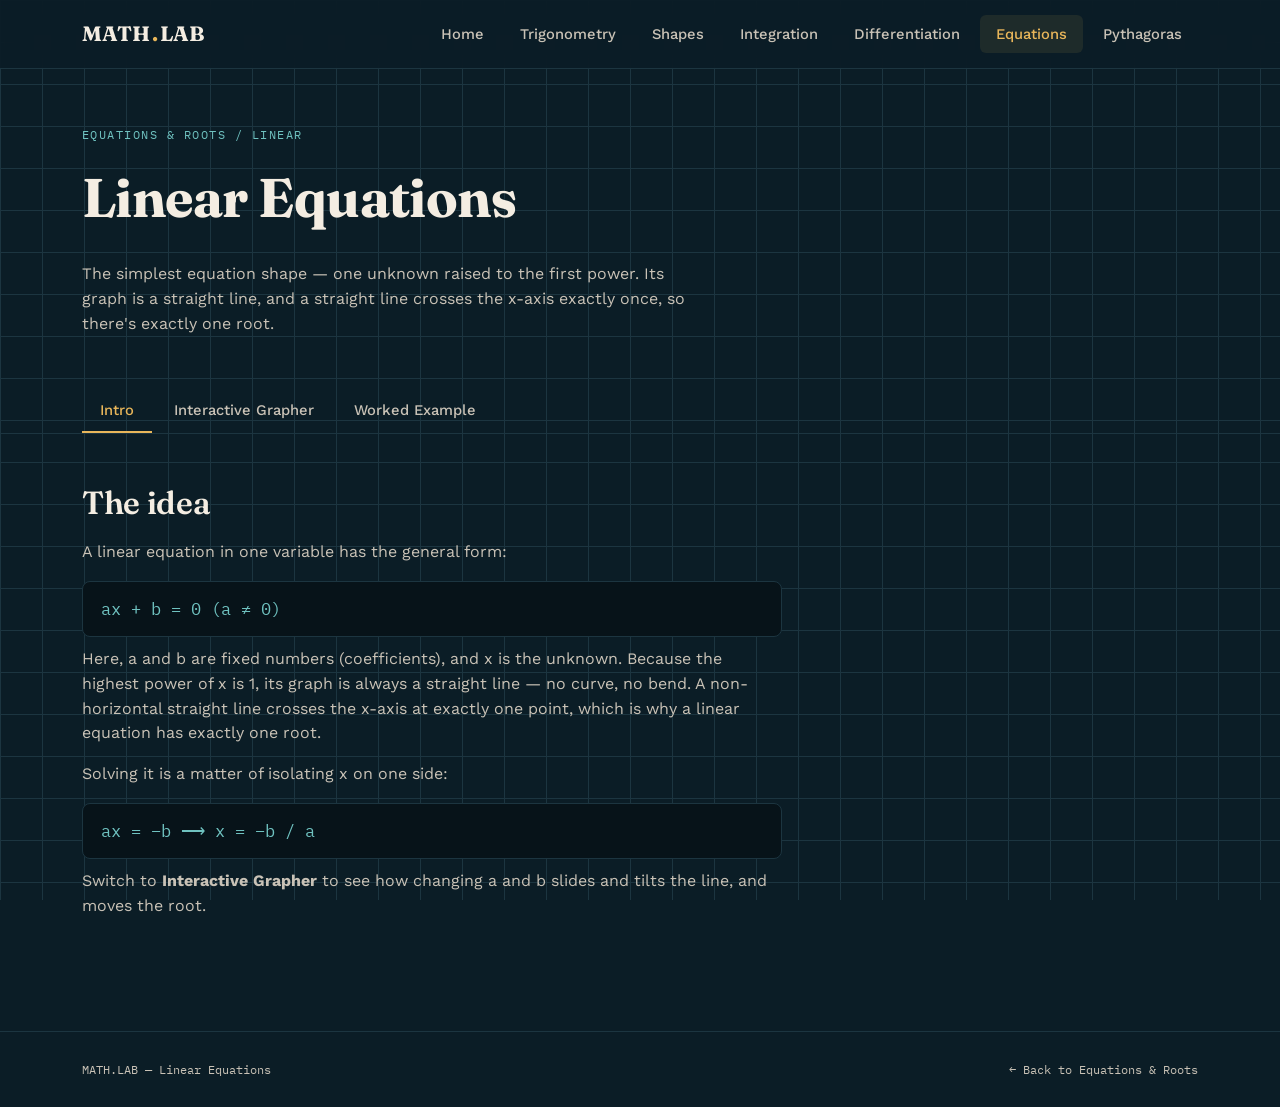
<file: pages/linear-equations.html>
<!DOCTYPE html>
<html lang="en">
<head>
<meta charset="UTF-8">
<meta name="viewport" content="width=device-width, initial-scale=1.0">
<title>Linear Equations — MATH.LAB</title>
<link rel="stylesheet" href="../css/style.css">
</head>
<body>

<nav class="navbar">
  <div class="wrap">
    <a href="../index.html" class="brand">MATH<span class="dot">.</span>LAB</a>
    <button class="nav-toggle" aria-label="Toggle menu">MENU</button>
    <ul class="nav-links">
      <li><a href="../index.html">Home</a></li>
      <li><a href="trigonometry.html">Trigonometry</a></li>
      <li><a href="shapes.html">Shapes</a></li>
      <li><a href="integration.html">Integration</a></li>
      <li><a href="differentiation.html">Differentiation</a></li>
      <li><a href="equations.html" class="active">Equations</a></li>
      <li><a href="pythagoras.html">Pythagoras</a></li>
    </ul>
  </div>
</nav>

<header class="page-head">
  <div class="wrap">
    <span class="eyebrow"><a href="equations.html" style="color:var(--cyan);">Equations & Roots</a> / Linear</span>
    <h1>Linear Equations</h1>
    <p class="lead">The simplest equation shape — one unknown raised to the first power. Its graph is a straight line, and a straight line crosses the x-axis exactly once, so there's exactly one root.</p>
  </div>
</header>

<nav class="subnav">
  <div class="wrap">
    <button class="tab-btn active" data-tab="intro">Intro</button>
    <button class="tab-btn" data-tab="grapher">Interactive Grapher</button>
    <button class="tab-btn" data-tab="example">Worked Example</button>
  </div>
</nav>

<section class="stage">
  <div class="wrap">

    <div id="tab-intro" class="tab-panel">
      <div class="content-block" style="max-width:70ch;">
        <h2>The idea</h2>
        <p>A linear equation in one variable has the general form:</p>
        <div class="formula">ax + b = 0   (a ≠ 0)</div>
        <p>Here, a and b are fixed numbers (coefficients), and x is the unknown. Because the highest power of x is 1, its graph is always a straight line — no curve, no bend. A non-horizontal straight line crosses the x-axis at exactly one point, which is why a linear equation has exactly one root.</p>
        <p>Solving it is a matter of isolating x on one side:</p>
        <div class="formula">ax = −b  ⟶  x = −b / a</div>
        <p>Switch to <strong>Interactive Grapher</strong> to see how changing a and b slides and tilts the line, and moves the root.</p>
      </div>
    </div>

    <div id="tab-grapher" class="tab-panel" style="display:none;">
      <div class="stage-grid">
        <div class="panel">
          <canvas id="linear-canvas" width="440" height="380"></canvas>
        </div>
        <div>
          <div class="controls">
            <div class="control-row">
              <label>a (slope) <span id="lin-a-val" class="mono">2</span></label>
              <input type="range" id="lin-a" min="-5" max="5" value="2" step="0.5">
            </div>
            <div class="control-row">
              <label>b (constant) <span id="lin-b-val" class="mono">-4</span></label>
              <input type="range" id="lin-b" min="-10" max="10" value="-4" step="0.5">
            </div>
          </div>
          <div class="readout">
            <div class="stat"><div class="k">equation</div><div class="v mono" id="lin-eq" style="font-size:1rem;">2x − 4 = 0</div></div>
            <div class="stat"><div class="k">root x</div><div class="v" id="lin-root">2.00</div></div>
          </div>
        </div>
      </div>
    </div>

    <div id="tab-example" class="tab-panel" style="display:none;">
      <div class="content-block" style="max-width:70ch;">
        <h2>Worked example</h2>
        <div class="formula">2x − 6 = 0</div>

        <h3>Method 1 — Factorization</h3>
        <p>Pull out the common factor of 2:</p>
        <div class="formula">2(x − 3) = 0</div>
        <p>A product is zero only if one of its factors is zero. Since 2 ≠ 0, it must be that:</p>
        <div class="formula">x − 3 = 0  ⟶  x = 3</div>

        <h3>Method 2 — Using the formula</h3>
        <p>Here a = 2 and b = −6. Apply x = −b / a directly:</p>
        <div class="formula">x = −(−6) / 2 = 6 / 2 = 3</div>

        <p>Both methods agree: <strong>x = 3</strong>. Check by substituting back: 2(3) − 6 = 0 ✓</p>
      </div>
    </div>

  </div>
</section>

<footer>
  <div class="wrap">
    <span>MATH.LAB — Linear Equations</span>
    <a href="equations.html">← Back to Equations & Roots</a>
  </div>
</footer>

<script src="../js/nav.js"></script>
<script src="../js/tabs.js"></script>
<script src="../js/linear.js"></script>
</body>
</html>
</file>
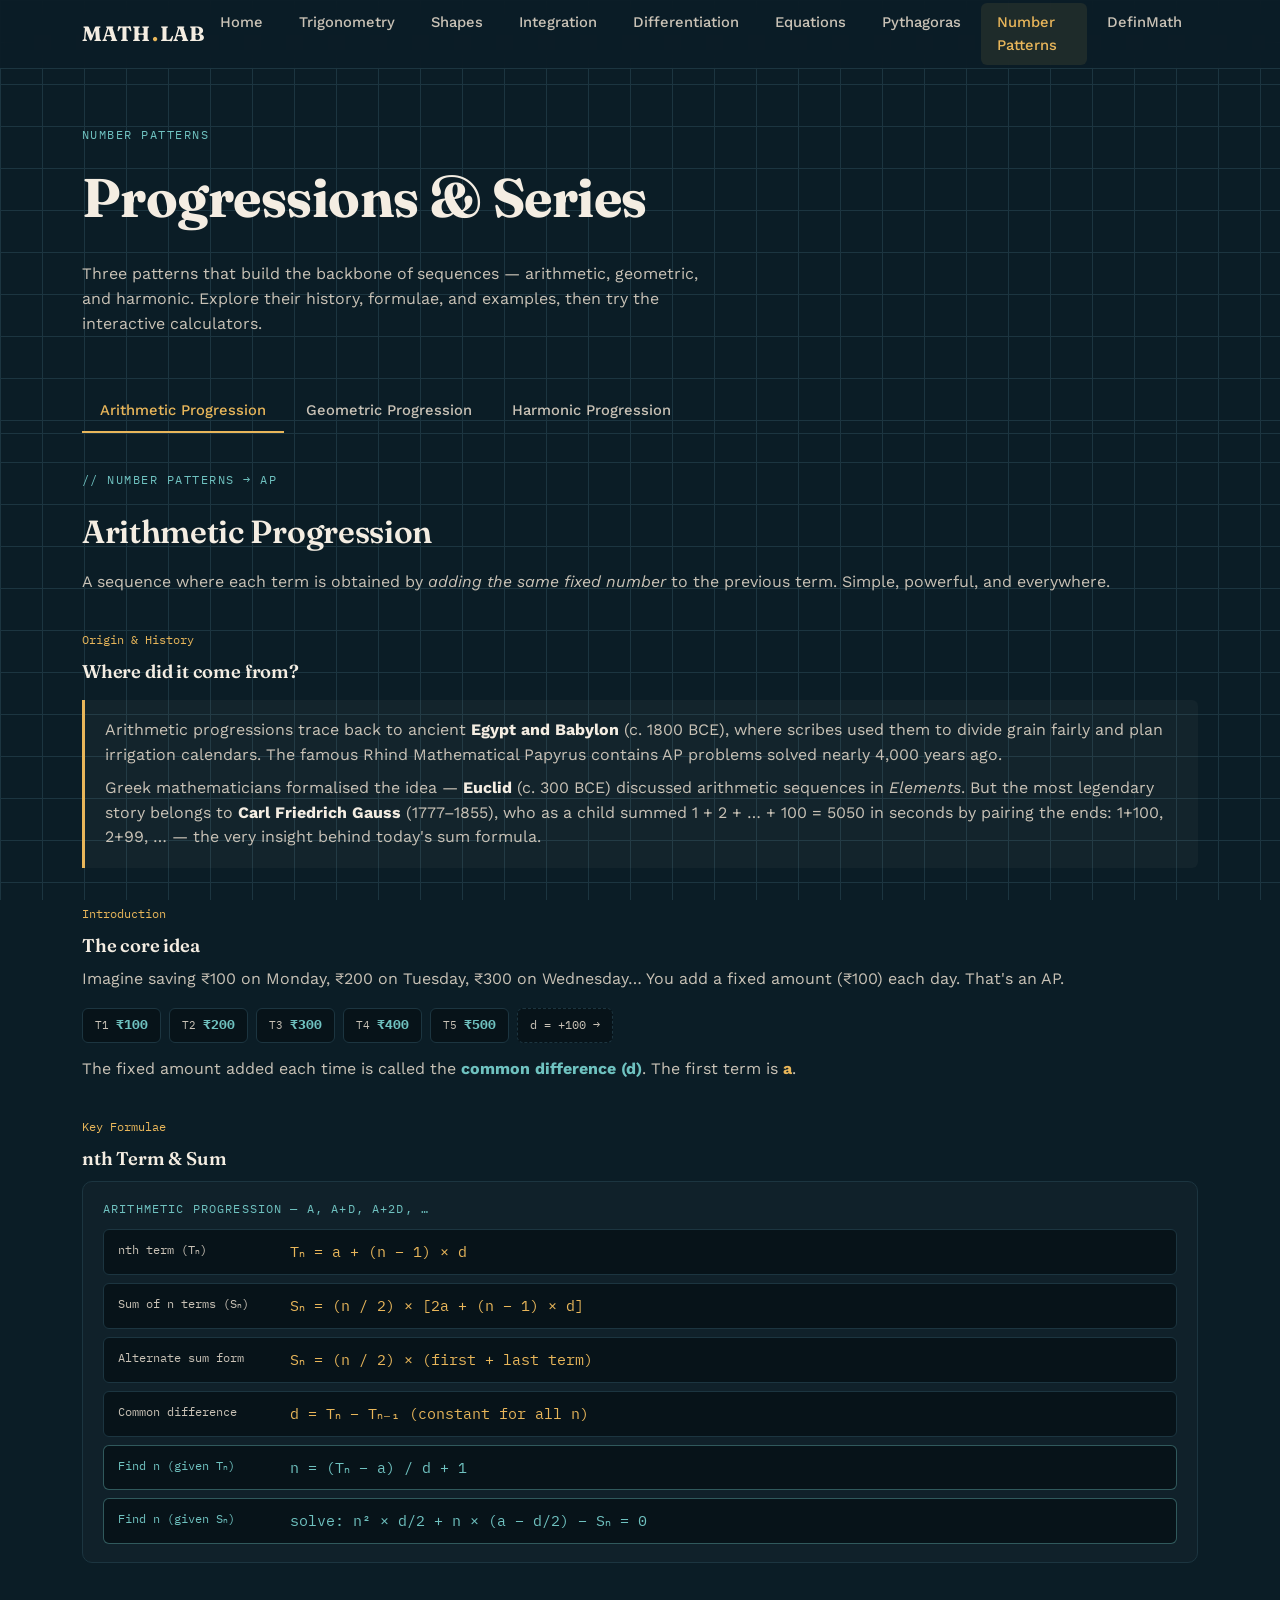
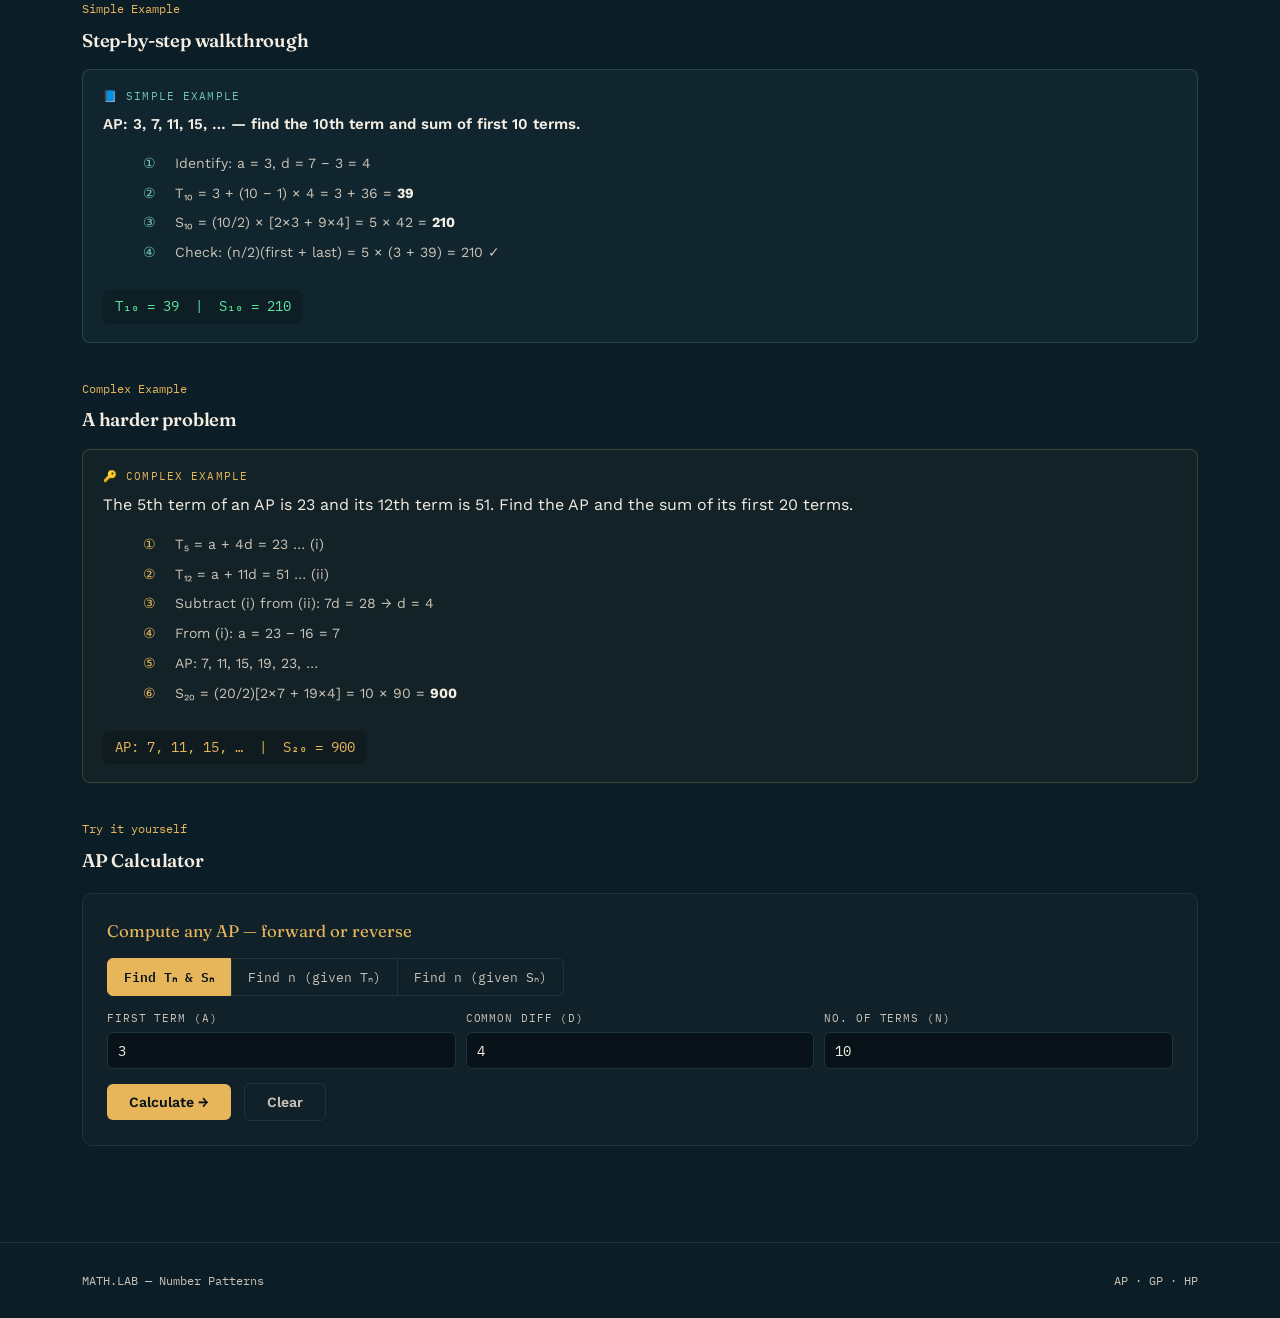
<file: pages/number-patterns.html>
<!DOCTYPE html>
<html lang="en">
<head>
<meta charset="UTF-8">
<meta name="viewport" content="width=device-width, initial-scale=1.0">
<title>Number Patterns — MATH.LAB</title>
<meta name="description" content="Arithmetic, Geometric and Harmonic Progressions — nth term, sums, infinite series, and interactive calculators.">
<link rel="stylesheet" href="../css/style.css">
<style>
  /* ── page-specific additions ── */
  .history-card {
    border-left: 3px solid var(--gold);
    background: rgba(244,237,226,0.03);
    border-radius: 0 var(--radius) var(--radius) 0;
    padding: 18px 20px;
    margin: 14px 0;
  }
  .history-card p { margin-bottom: 0.5em; }
  .history-card p:last-child { margin-bottom: 0; }

  .seq-vis {
    display: flex; flex-wrap: wrap; gap: 8px;
    margin: 14px 0;
  }
  .seq-vis .term {
    border: var(--border);
    border-radius: var(--radius);
    padding: 6px 12px;
    font-family: var(--mono);
    font-size: 0.82rem;
    background: var(--navy-deep);
  }
  .seq-vis .term span { color: var(--chalk-dim); font-size: 0.7rem; }
  .seq-vis .term strong { color: var(--cyan); }
  .seq-vis .term.gold strong { color: var(--gold); }

  /* formula rows inside formula box */
  .formula-row {
    display: flex; align-items: flex-start; gap: 12px;
    background: var(--navy-deep);
    border: var(--border);
    border-radius: var(--radius);
    padding: 10px 14px;
    margin-bottom: 8px;
  }
  .formula-row:last-child { margin-bottom: 0; }
  .formula-row .f-label {
    font-family: var(--mono); font-size: 0.76rem;
    color: var(--chalk-dim); min-width: 160px; padding-top: 1px;
  }
  .formula-row .f-eq {
    font-family: var(--mono); font-size: 0.96rem;
    color: var(--gold); word-break: break-all;
  }

  /* example blocks */
  .example-block {
    background: rgba(111,194,192,0.05);
    border: 1px solid rgba(111,194,192,0.2);
    border-radius: 8px; padding: 18px 20px; margin-top: 14px;
  }
  .example-block + .example-block { margin-top: 12px; }
  .example-block .ex-label {
    font-family: var(--mono); font-size: 0.7rem; color: var(--cyan);
    text-transform: uppercase; letter-spacing: 0.1em; margin-bottom: 8px;
  }
  .example-block .ex-q {
    font-weight: 600; color: var(--chalk); font-size: 0.94rem; margin-bottom: 8px;
  }
  .step-list { display: flex; flex-direction: column; gap: 8px; }
  .step-list li {
    display: flex; gap: 10px; align-items: flex-start;
    font-size: 0.88rem; color: var(--chalk-dim);
    list-style: none;
  }
  .step-num {
    font-family: var(--mono); color: var(--cyan);
    min-width: 22px; font-size: 0.85rem; flex-shrink: 0;
  }
  .ex-result {
    font-family: var(--mono); font-size: 0.88rem; color: #5ce6a0;
    margin-top: 10px; background: rgba(0,0,0,.2);
    padding: 6px 12px; border-radius: var(--radius); display: inline-block;
  }

  /* complex example */
  .complex-block {
    background: rgba(232,182,90,0.04);
    border: 1px solid rgba(232,182,90,0.2);
    border-radius: 8px; padding: 18px 20px; margin-top: 14px;
  }
  .complex-block .cx-label {
    font-family: var(--mono); font-size: 0.7rem; color: var(--gold);
    text-transform: uppercase; letter-spacing: 0.1em; margin-bottom: 8px;
  }
  .complex-block .step-num { color: var(--gold); }
  .complex-block .ex-result { color: var(--gold); }

  /* special case */
  .special-case {
    background: rgba(217,135,112,0.06);
    border: 1px solid rgba(217,135,112,0.25);
    border-radius: 8px; padding: 18px 20px; margin-top: 14px;
  }
  .special-case .sc-label {
    font-family: var(--mono); font-size: 0.7rem; color: var(--rose);
    text-transform: uppercase; letter-spacing: 0.1em; margin-bottom: 6px;
  }
  .special-case h3 { color: var(--rose); font-size: 1rem; margin-bottom: 8px; }
  .special-case .sc-formula {
    font-family: var(--mono); font-size: 0.96rem; color: var(--chalk);
    background: rgba(0,0,0,.25); border-radius: var(--radius);
    padding: 8px 14px; display: inline-block; margin: 6px 0;
  }

  /* calculator cards */
  .calc-card {
    border: var(--border); border-radius: 10px;
    background: rgba(244,237,226,0.02); padding: 24px; margin-top: 18px;
  }
  .calc-card .cc-title {
    font-family: var(--serif); font-size: 1.05rem; color: var(--gold);
    margin-bottom: 14px;
  }
  .calc-grid {
    display: grid;
    grid-template-columns: repeat(auto-fit, minmax(130px,1fr));
    gap: 10px; margin-bottom: 14px;
  }
  .calc-field label {
    display: block; font-family: var(--mono); font-size: 0.7rem;
    color: var(--chalk-dim); text-transform: uppercase;
    letter-spacing: 0.08em; margin-bottom: 4px;
  }
  .calc-field input {
    width: 100%; background: var(--navy-deep); border: var(--border);
    border-radius: var(--radius); padding: 8px 10px;
    color: var(--chalk); font-family: var(--mono); font-size: 0.9rem;
    outline: none; transition: border-color .2s;
  }
  .calc-field input:focus { border-color: var(--gold-dim); }
  .calc-btn {
    background: var(--gold); color: var(--navy-deep); border: none;
    border-radius: var(--radius); padding: 10px 22px;
    font-family: var(--sans); font-weight: 600; font-size: 0.88rem;
    cursor: pointer; transition: opacity .2s; margin-right: 8px;
  }
  .calc-btn:hover { opacity: 0.85; }
  .calc-btn.secondary {
    background: transparent; color: var(--chalk-dim);
    border: var(--border);
  }
  .calc-btn.secondary:hover { color: var(--chalk); border-color: var(--chalk-dim); }
  .calc-output {
    margin-top: 14px; background: rgba(0,0,0,.25);
    border-radius: var(--radius); padding: 14px 16px;
    font-family: var(--mono); font-size: 0.85rem;
    line-height: 1.9; display: none;
  }
  .calc-output .out-row { display: flex; justify-content: space-between; flex-wrap: wrap; gap: 4px; }
  .calc-output .out-label { color: var(--chalk-dim); }
  .calc-output .out-val { color: var(--cyan); }
  .calc-output .out-val.green { color: #5ce6a0; }
  .calc-output .out-val.rose { color: var(--rose); }
  .calc-output .seq-line { color: var(--chalk-dim); font-size: 0.78rem; margin-top: 8px; word-break: break-all; }
  .calc-output .seq-line span { color: var(--chalk); }

  /* section helper */
  .section-block { margin-top: 36px; }
  .section-block:first-child { margin-top: 0; }

  /* mode toggle for "find n" */
  .mode-tabs { display: flex; gap: 0; margin-bottom: 14px; }
  .mode-tab {
    padding: 7px 16px; font-family: var(--mono); font-size: 0.8rem;
    cursor: pointer; border: var(--border); background: none;
    color: var(--chalk-dim); transition: all .15s;
  }
  .mode-tab:first-child { border-radius: var(--radius) 0 0 var(--radius); }
  .mode-tab:last-child  { border-radius: 0 var(--radius) var(--radius) 0; border-left: none; }
  .mode-tab.active { background: var(--gold); color: var(--navy-deep); border-color: var(--gold); font-weight: 600; }

  .mode-panel { display: none; }
  .mode-panel.active { display: block; }

  .divider { height: 1px; background: var(--grid-line); margin: 32px 0; }
</style>
</head>
<body>

<nav class="navbar">
  <div class="wrap">
    <a href="../index.html" class="brand">MATH<span class="dot">.</span>LAB</a>
    <button class="nav-toggle" aria-label="Toggle menu">MENU</button>
    <ul class="nav-links">
      <li><a href="../index.html">Home</a></li>
      <li><a href="trigonometry.html">Trigonometry</a></li>
      <li><a href="shapes.html">Shapes</a></li>
      <li><a href="integration.html">Integration</a></li>
      <li><a href="differentiation.html">Differentiation</a></li>
      <li><a href="equations.html">Equations</a></li>
      <li><a href="pythagoras.html">Pythagoras</a></li>
      <li><a href="number-patterns.html" class="active">Number Patterns</a></li>
      <li><a href="definmath.html">DefinMath</a></li>
    </ul>
  </div>
</nav>

<header class="page-head">
  <div class="wrap">
    <span class="eyebrow">Number Patterns</span>
    <h1>Progressions & Series</h1>
    <p class="lead">Three patterns that build the backbone of sequences — arithmetic, geometric, and harmonic. Explore their history, formulae, and examples, then try the interactive calculators.</p>
  </div>
</header>

<nav class="subnav">
  <div class="wrap">
    <button class="tab-btn active" data-tab="ap">Arithmetic Progression</button>
    <button class="tab-btn" data-tab="gp">Geometric Progression</button>
    <button class="tab-btn" data-tab="hp">Harmonic Progression</button>
  </div>
</nav>

<section class="stage">
  <div class="wrap">

    <!-- ═══════════════════ AP ═══════════════════ -->
    <div id="tab-ap" class="tab-panel">

      <div class="section-block">
        <span class="eyebrow">// number patterns → AP</span>
        <h2>Arithmetic Progression</h2>
        <p class="lead" style="font-size:1rem">A sequence where each term is obtained by <em>adding the same fixed number</em> to the previous term. Simple, powerful, and everywhere.</p>
      </div>

      <!-- HISTORY -->
      <div class="section-block">
        <span class="step-label">Origin &amp; History</span>
        <h3>Where did it come from?</h3>
        <div class="history-card">
          <p>Arithmetic progressions trace back to ancient <strong style="color:var(--chalk)">Egypt and Babylon</strong> (c. 1800 BCE), where scribes used them to divide grain fairly and plan irrigation calendars. The famous Rhind Mathematical Papyrus contains AP problems solved nearly 4,000 years ago.</p>
          <p>Greek mathematicians formalised the idea — <strong style="color:var(--chalk)">Euclid</strong> (c. 300 BCE) discussed arithmetic sequences in <em>Elements</em>. But the most legendary story belongs to <strong style="color:var(--chalk)">Carl Friedrich Gauss</strong> (1777–1855), who as a child summed 1 + 2 + … + 100 = 5050 in seconds by pairing the ends: 1+100, 2+99, … — the very insight behind today's sum formula.</p>
        </div>
      </div>

      <!-- INTRO -->
      <div class="section-block">
        <span class="step-label">Introduction</span>
        <h3>The core idea</h3>
        <p>Imagine saving ₹100 on Monday, ₹200 on Tuesday, ₹300 on Wednesday… You add a fixed amount (₹100) each day. That's an AP.</p>
        <div class="seq-vis" id="ap-intro-seq"></div>
        <p>The fixed amount added each time is called the <strong style="color:var(--cyan)">common difference (d)</strong>. The first term is <strong style="color:var(--gold)">a</strong>.</p>
      </div>

      <!-- FORMULAE -->
      <div class="section-block">
        <span class="step-label">Key Formulae</span>
        <h3>nth Term &amp; Sum</h3>
        <div class="panel" style="padding:18px 20px">
          <p style="font-family:var(--mono);font-size:0.72rem;color:var(--cyan);text-transform:uppercase;letter-spacing:0.1em;margin-bottom:12px">Arithmetic Progression — a, a+d, a+2d, …</p>
          <div class="formula-row"><span class="f-label">nth term (Tₙ)</span><span class="f-eq">Tₙ = a + (n − 1) × d</span></div>
          <div class="formula-row"><span class="f-label">Sum of n terms (Sₙ)</span><span class="f-eq">Sₙ = (n / 2) × [2a + (n − 1) × d]</span></div>
          <div class="formula-row"><span class="f-label">Alternate sum form</span><span class="f-eq">Sₙ = (n / 2) × (first + last term)</span></div>
          <div class="formula-row"><span class="f-label">Common difference</span><span class="f-eq">d = Tₙ − Tₙ₋₁ (constant for all n)</span></div>
          <div class="formula-row" style="border-color:rgba(111,194,192,.4)"><span class="f-label" style="color:var(--cyan)">Find n (given Tₙ)</span><span class="f-eq" style="color:var(--cyan)">n = (Tₙ − a) / d + 1</span></div>
          <div class="formula-row" style="border-color:rgba(111,194,192,.4)"><span class="f-label" style="color:var(--cyan)">Find n (given Sₙ)</span><span class="f-eq" style="color:var(--cyan)">solve: n² × d/2 + n × (a − d/2) − Sₙ = 0</span></div>
        </div>
      </div>

      <!-- SIMPLE EXAMPLE -->
      <div class="section-block">
        <span class="step-label">Simple Example</span>
        <h3>Step-by-step walkthrough</h3>
        <div class="example-block">
          <div class="ex-label">📘 Simple Example</div>
          <div class="ex-q">AP: 3, 7, 11, 15, … — find the 10th term and sum of first 10 terms.</div>
          <ul class="step-list">
            <li><span class="step-num">①</span><span>Identify: a = 3, d = 7 − 3 = 4</span></li>
            <li><span class="step-num">②</span><span>T₁₀ = 3 + (10 − 1) × 4 = 3 + 36 = <strong style="color:var(--chalk)">39</strong></span></li>
            <li><span class="step-num">③</span><span>S₁₀ = (10/2) × [2×3 + 9×4] = 5 × 42 = <strong style="color:var(--chalk)">210</strong></span></li>
            <li><span class="step-num">④</span><span>Check: (n/2)(first + last) = 5 × (3 + 39) = 210 ✓</span></li>
          </ul>
          <div class="ex-result">T₁₀ = 39 &nbsp;|&nbsp; S₁₀ = 210</div>
        </div>
      </div>

      <!-- COMPLEX EXAMPLE -->
      <div class="section-block">
        <span class="step-label">Complex Example</span>
        <h3>A harder problem</h3>
        <div class="complex-block">
          <div class="cx-label">🔑 Complex Example</div>
          <div class="ex-q">The 5th term of an AP is 23 and its 12th term is 51. Find the AP and the sum of its first 20 terms.</div>
          <ul class="step-list">
            <li><span class="step-num" style="color:var(--gold)">①</span><span>T₅ = a + 4d = 23 … (i)</span></li>
            <li><span class="step-num" style="color:var(--gold)">②</span><span>T₁₂ = a + 11d = 51 … (ii)</span></li>
            <li><span class="step-num" style="color:var(--gold)">③</span><span>Subtract (i) from (ii): 7d = 28 → d = 4</span></li>
            <li><span class="step-num" style="color:var(--gold)">④</span><span>From (i): a = 23 − 16 = 7</span></li>
            <li><span class="step-num" style="color:var(--gold)">⑤</span><span>AP: 7, 11, 15, 19, 23, …</span></li>
            <li><span class="step-num" style="color:var(--gold)">⑥</span><span>S₂₀ = (20/2)[2×7 + 19×4] = 10 × 90 = <strong style="color:var(--chalk)">900</strong></span></li>
          </ul>
          <div class="ex-result" style="color:var(--gold)">AP: 7, 11, 15, … &nbsp;|&nbsp; S₂₀ = 900</div>
        </div>
      </div>

      <!-- AP CALCULATOR -->
      <div class="section-block">
        <span class="step-label">Try it yourself</span>
        <h3>AP Calculator</h3>
        <div class="calc-card">
          <div class="cc-title">Compute any AP — forward or reverse</div>

          <div class="mode-tabs">
            <button class="mode-tab active" onclick="apMode('forward',this)">Find Tₙ &amp; Sₙ</button>
            <button class="mode-tab" onclick="apMode('find-n-tn',this)">Find n (given Tₙ)</button>
            <button class="mode-tab" onclick="apMode('find-n-sn',this)">Find n (given Sₙ)</button>
          </div>

          <!-- Forward mode -->
          <div class="mode-panel active" id="ap-fwd">
            <div class="calc-grid">
              <div class="calc-field"><label>First term (a)</label><input type="number" id="ap-a" value="3"></div>
              <div class="calc-field"><label>Common diff (d)</label><input type="number" id="ap-d" value="4"></div>
              <div class="calc-field"><label>No. of terms (n)</label><input type="number" id="ap-n" value="10" min="1"></div>
            </div>
            <button class="calc-btn" onclick="calcAP()">Calculate →</button>
            <button class="calc-btn secondary" onclick="clearOut('ap-output')">Clear</button>
          </div>

          <!-- Find n given Tn -->
          <div class="mode-panel" id="ap-fn-tn">
            <div class="calc-grid">
              <div class="calc-field"><label>First term (a)</label><input type="number" id="ap2-a" value="3"></div>
              <div class="calc-field"><label>Common diff (d)</label><input type="number" id="ap2-d" value="4"></div>
              <div class="calc-field"><label>Term value (Tₙ)</label><input type="number" id="ap2-tn" value="39"></div>
            </div>
            <button class="calc-btn" onclick="calcAPfindN_Tn()">Find n →</button>
            <button class="calc-btn secondary" onclick="clearOut('ap-output')">Clear</button>
          </div>

          <!-- Find n given Sn -->
          <div class="mode-panel" id="ap-fn-sn">
            <div class="calc-grid">
              <div class="calc-field"><label>First term (a)</label><input type="number" id="ap3-a" value="3"></div>
              <div class="calc-field"><label>Common diff (d)</label><input type="number" id="ap3-d" value="4"></div>
              <div class="calc-field"><label>Sum value (Sₙ)</label><input type="number" id="ap3-sn" value="210"></div>
            </div>
            <button class="calc-btn" onclick="calcAPfindN_Sn()">Find n →</button>
            <button class="calc-btn secondary" onclick="clearOut('ap-output')">Clear</button>
          </div>

          <div class="calc-output" id="ap-output"></div>
        </div>
      </div>

    </div><!-- /tab-ap -->

    <!-- ═══════════════════ GP ═══════════════════ -->
    <div id="tab-gp" class="tab-panel" style="display:none">

      <div class="section-block">
        <span class="eyebrow">// number patterns → GP</span>
        <h2>Geometric Progression</h2>
        <p class="lead" style="font-size:1rem">A sequence where each term is obtained by <em>multiplying the previous term by a fixed ratio</em>. Nature, finance, and physics love this pattern.</p>
      </div>

      <!-- HISTORY -->
      <div class="section-block">
        <span class="step-label">Origin &amp; History</span>
        <h3>Where did it come from?</h3>
        <div class="history-card">
          <p>Geometric progressions appear in some of the oldest recorded mathematics. Ancient <strong style="color:var(--chalk)">Indian</strong> texts like the <em>Arthashastra</em> (c. 300 BCE) computed compound interest using GP principles. In medieval times, <strong style="color:var(--chalk)">Leonardo of Pisa (Fibonacci)</strong> explored GP-related ideas in <em>Liber Abaci</em> (1202).</p>
          <p>The famous <em>wheat and chessboard</em> legend captures the explosive nature of GPs: placing 1 grain on square 1, 2 on square 2, 4 on square 3 … produces 2⁶³ ≈ 9.2 × 10¹⁸ grains on the last square — more wheat than has ever existed. <strong style="color:var(--chalk)">Euclid</strong> proved the sum formula in <em>Elements</em> Book IX, making this one of the oldest closed-form series results in mathematics.</p>
        </div>
      </div>

      <!-- INTRO -->
      <div class="section-block">
        <span class="step-label">Introduction</span>
        <h3>The core idea</h3>
        <p>A single bacterium divides into 2, then 4, then 8, then 16… Each step multiplies by the same fixed number. That's a GP.</p>
        <div class="seq-vis" id="gp-intro-seq"></div>
        <p>The fixed multiplier is called the <strong style="color:var(--cyan)">common ratio (r)</strong>. The first term is <strong style="color:var(--gold)">a</strong>.</p>
      </div>

      <!-- FORMULAE -->
      <div class="section-block">
        <span class="step-label">Key Formulae</span>
        <h3>nth Term &amp; Sum</h3>
        <div class="panel" style="padding:18px 20px">
          <p style="font-family:var(--mono);font-size:0.72rem;color:var(--cyan);text-transform:uppercase;letter-spacing:0.1em;margin-bottom:12px">Geometric Progression — a, ar, ar², ar³, …</p>
          <div class="formula-row"><span class="f-label">nth term (Tₙ)</span><span class="f-eq">Tₙ = a × rⁿ⁻¹</span></div>
          <div class="formula-row"><span class="f-label">Sum (r ≠ 1, r &gt; 1)</span><span class="f-eq">Sₙ = a × (rⁿ − 1) / (r − 1)</span></div>
          <div class="formula-row"><span class="f-label">Sum (|r| &lt; 1)</span><span class="f-eq">Sₙ = a × (1 − rⁿ) / (1 − r)</span></div>
          <div class="formula-row"><span class="f-label">Sum when r = 1</span><span class="f-eq">Sₙ = n × a</span></div>
          <div class="formula-row"><span class="f-label">Common ratio</span><span class="f-eq">r = Tₙ / Tₙ₋₁ (constant for all n)</span></div>
          <div class="formula-row" style="border-color:rgba(111,194,192,.4)"><span class="f-label" style="color:var(--cyan)">Find n (given Tₙ)</span><span class="f-eq" style="color:var(--cyan)">n = log(Tₙ / a) / log(r) + 1</span></div>
        </div>
      </div>

      <!-- SPECIAL CASE — INFINITE SUM -->
      <div class="section-block">
        <span class="step-label">Special Case</span>
        <h3>Sum to Infinity</h3>
        <div class="special-case">
          <div class="sc-label">∞ Special Case — Infinite GP</div>
          <h3>When does an infinite GP have a finite sum?</h3>
          <p>If the common ratio <strong style="color:var(--rose)">|r| &lt; 1</strong>, each successive term gets smaller, eventually approaching zero. The entire infinite series converges to a finite number:</p>
          <div class="sc-formula">S∞ = a / (1 − r) &nbsp;&nbsp; where |r| &lt; 1</div>
          <p style="margin-top:10px">If |r| ≥ 1, the series diverges — the sum grows without bound (or oscillates), so S∞ does not exist.</p>
          <p>This is the mathematical secret behind Zeno's paradox: Achilles can run ½ metre, then ¼ m, then ⅛ m… infinitely many steps, yet covers exactly 1 metre total.</p>
        </div>
      </div>

      <!-- SIMPLE EXAMPLES -->
      <div class="section-block">
        <span class="step-label">Simple Example</span>
        <h3>Step-by-step walkthrough</h3>
        <div class="example-block">
          <div class="ex-label">📘 Simple Example</div>
          <div class="ex-q">GP: 2, 6, 18, 54, … — find T₆ and S₆.</div>
          <ul class="step-list">
            <li><span class="step-num">①</span><span>Identify: a = 2, r = 6 ÷ 2 = 3</span></li>
            <li><span class="step-num">②</span><span>T₆ = 2 × 3⁵ = 2 × 243 = <strong style="color:var(--chalk)">486</strong></span></li>
            <li><span class="step-num">③</span><span>S₆ = 2 × (3⁶ − 1) / (3 − 1) = 2 × 728 / 2 = <strong style="color:var(--chalk)">728</strong></span></li>
          </ul>
          <div class="ex-result">T₆ = 486 &nbsp;|&nbsp; S₆ = 728</div>
        </div>
        <div class="example-block">
          <div class="ex-label">📘 Infinite GP Example</div>
          <div class="ex-q">GP: 8, 4, 2, 1, ½, … — find S∞.</div>
          <ul class="step-list">
            <li><span class="step-num">①</span><span>a = 8, r = 4 ÷ 8 = 0.5 → |r| = 0.5 &lt; 1 ✓</span></li>
            <li><span class="step-num">②</span><span>S∞ = 8 / (1 − 0.5) = 8 / 0.5 = <strong style="color:var(--chalk)">16</strong></span></li>
            <li><span class="step-num">③</span><span>Every term halves — yet the total never exceeds 16.</span></li>
          </ul>
          <div class="ex-result">S∞ = 16</div>
        </div>
      </div>

      <!-- COMPLEX EXAMPLE -->
      <div class="section-block">
        <span class="step-label">Complex Example</span>
        <h3>A harder problem</h3>
        <div class="complex-block">
          <div class="cx-label">🔑 Complex Example</div>
          <div class="ex-q">The 3rd term of a GP is 45 and the 6th term is 1215. Find a, r, S₈, and whether S∞ exists.</div>
          <ul class="step-list">
            <li><span class="step-num" style="color:var(--gold)">①</span><span>T₃ = ar² = 45 … (i) &nbsp;&nbsp; T₆ = ar⁵ = 1215 … (ii)</span></li>
            <li><span class="step-num" style="color:var(--gold)">②</span><span>Divide (ii) ÷ (i): r³ = 27 → r = 3</span></li>
            <li><span class="step-num" style="color:var(--gold)">③</span><span>From (i): a × 9 = 45 → a = 5</span></li>
            <li><span class="step-num" style="color:var(--gold)">④</span><span>GP: 5, 15, 45, 135, …</span></li>
            <li><span class="step-num" style="color:var(--gold)">⑤</span><span>S₈ = 5 × (3⁸ − 1) / (3 − 1) = 5 × 6560 / 2 = <strong style="color:var(--chalk)">16 400</strong></span></li>
            <li><span class="step-num" style="color:var(--gold)">⑥</span><span>|r| = 3 &gt; 1 → <strong style="color:var(--rose)">S∞ does not exist</strong> (series diverges)</span></li>
          </ul>
          <div class="ex-result" style="color:var(--gold)">a = 5, r = 3 &nbsp;|&nbsp; S₈ = 16 400 &nbsp;|&nbsp; S∞ → ∞</div>
        </div>
      </div>

      <!-- GP CALCULATOR -->
      <div class="section-block">
        <span class="step-label">Try it yourself</span>
        <h3>GP Calculator</h3>
        <div class="calc-card">
          <div class="cc-title">Compute any GP — forward or reverse</div>

          <div class="mode-tabs">
            <button class="mode-tab active" onclick="gpMode('forward',this)">Find Tₙ &amp; Sₙ</button>
            <button class="mode-tab" onclick="gpMode('find-n-tn',this)">Find n (given Tₙ)</button>
          </div>

          <!-- Forward mode -->
          <div class="mode-panel active" id="gp-fwd">
            <div class="calc-grid">
              <div class="calc-field"><label>First term (a)</label><input type="number" id="gp-a" value="2"></div>
              <div class="calc-field"><label>Common ratio (r)</label><input type="number" id="gp-r" value="3" step="0.1"></div>
              <div class="calc-field"><label>No. of terms (n)</label><input type="number" id="gp-n" value="6" min="1"></div>
            </div>
            <button class="calc-btn" onclick="calcGP()">Calculate →</button>
            <button class="calc-btn secondary" onclick="clearOut('gp-output')">Clear</button>
          </div>

          <!-- Find n given Tn -->
          <div class="mode-panel" id="gp-fn-tn">
            <div class="calc-grid">
              <div class="calc-field"><label>First term (a)</label><input type="number" id="gp2-a" value="2"></div>
              <div class="calc-field"><label>Common ratio (r)</label><input type="number" id="gp2-r" value="3" step="0.1"></div>
              <div class="calc-field"><label>Term value (Tₙ)</label><input type="number" id="gp2-tn" value="486"></div>
            </div>
            <button class="calc-btn" onclick="calcGPfindN()">Find n →</button>
            <button class="calc-btn secondary" onclick="clearOut('gp-output')">Clear</button>
          </div>

          <div class="calc-output" id="gp-output"></div>
        </div>
      </div>

    </div><!-- /tab-gp -->

    <!-- ═══════════════════ HP ═══════════════════ -->
    <div id="tab-hp" class="tab-panel" style="display:none">

      <div class="section-block">
        <span class="eyebrow">// number patterns → HP</span>
        <h2>Harmonic Progression</h2>
        <p class="lead" style="font-size:1rem">A sequence whose <em>reciprocals form an arithmetic progression</em>. The hidden connection between fractions and music.</p>
      </div>

      <!-- HISTORY -->
      <div class="section-block">
        <span class="step-label">Origin &amp; History</span>
        <h3>Where did it come from?</h3>
        <div class="history-card">
          <p>The name "harmonic" comes from music. Ancient <strong style="color:var(--chalk)">Greek</strong> mathematicians — especially followers of <strong style="color:var(--chalk)">Pythagoras</strong> (c. 500 BCE) — noticed that pleasing musical intervals (octave, fifth, fourth) are produced by string lengths in ratios 1 : ½ : ⅓ : ¼ …, which is a harmonic progression.</p>
          <p><strong style="color:var(--chalk)">Archytas of Tarentum</strong> (c. 400 BCE) formally introduced the harmonic mean alongside the arithmetic and geometric means. The study of HP directly led to the concept of <strong style="color:var(--chalk)">harmonic analysis</strong>, now a cornerstone of modern signal processing and Fourier theory.</p>
        </div>
      </div>

      <!-- INTRO -->
      <div class="section-block">
        <span class="step-label">Introduction</span>
        <h3>The core idea</h3>
        <p>Take the AP: 2, 4, 6, 8 … Flip every term: ½, ¼, ⅙, ⅛ … The flipped sequence is an HP. You work with HPs by converting them into their AP first.</p>
        <div class="seq-vis" id="hp-intro-seq"></div>
        <p>The key insight: <strong style="color:var(--cyan)">1 ÷ HP term → AP term</strong>. Every HP formula derives from the corresponding AP formula applied to the reciprocals.</p>
      </div>

      <!-- FORMULAE -->
      <div class="section-block">
        <span class="step-label">Key Formulae</span>
        <h3>nth Term &amp; Harmonic Mean</h3>
        <div class="panel" style="padding:18px 20px">
          <p style="font-family:var(--mono);font-size:0.72rem;color:var(--cyan);text-transform:uppercase;letter-spacing:0.1em;margin-bottom:12px">Harmonic Progression — 1/a, 1/(a+d), 1/(a+2d), …</p>
          <div class="formula-row"><span class="f-label">nth term (Tₙ)</span><span class="f-eq">Tₙ = 1 / [a + (n − 1) × d]</span></div>
          <div class="formula-row"><span class="f-label">Where a, d are from</span><span class="f-eq">the underlying AP of reciprocals</span></div>
          <div class="formula-row"><span class="f-label">Harmonic Mean (HM)</span><span class="f-eq">HM = 2ab / (a + b) &nbsp; (for two numbers a, b)</span></div>
          <div class="formula-row"><span class="f-label">AM × HM = GM²</span><span class="f-eq">holds for any two positive numbers</span></div>
          <div class="formula-row"><span class="f-label">No sum formula</span><span class="f-eq">No simple closed-form sum exists for HP</span></div>
          <div class="formula-row" style="border-color:rgba(111,194,192,.4)"><span class="f-label" style="color:var(--cyan)">Find n (given Tₙ)</span><span class="f-eq" style="color:var(--cyan)">n = (1/Tₙ − a) / d + 1 &nbsp; (work via AP reciprocals)</span></div>
        </div>
      </div>

      <!-- SIMPLE EXAMPLES -->
      <div class="section-block">
        <span class="step-label">Simple Example</span>
        <h3>Step-by-step walkthrough</h3>
        <div class="example-block">
          <div class="ex-label">📘 Simple Example</div>
          <div class="ex-q">HP: 1/2, 1/5, 1/8, 1/11, … — find the 7th term.</div>
          <ul class="step-list">
            <li><span class="step-num">①</span><span>Take reciprocals → AP: 2, 5, 8, 11, …</span></li>
            <li><span class="step-num">②</span><span>For this AP: a = 2, d = 3</span></li>
            <li><span class="step-num">③</span><span>7th AP term = 2 + 6 × 3 = 20</span></li>
            <li><span class="step-num">④</span><span>7th HP term = 1 / 20 = <strong style="color:var(--chalk)">0.05</strong></span></li>
          </ul>
          <div class="ex-result">T₇ = 1/20 = 0.05</div>
        </div>
        <div class="example-block">
          <div class="ex-label">📘 Harmonic Mean Example</div>
          <div class="ex-q">Find the harmonic mean of 4 and 12.</div>
          <ul class="step-list">
            <li><span class="step-num">①</span><span>HM = 2ab / (a + b) = 2 × 4 × 12 / 16 = 96 / 16 = <strong style="color:var(--chalk)">6</strong></span></li>
            <li><span class="step-num">②</span><span>Check: AM = 8, GM = √48 ≈ 6.93, AM × HM = 8 × 6 = 48 = GM² ✓</span></li>
          </ul>
          <div class="ex-result">HM(4, 12) = 6</div>
        </div>
      </div>

      <!-- COMPLEX EXAMPLE -->
      <div class="section-block">
        <span class="step-label">Complex Example</span>
        <h3>A harder problem</h3>
        <div class="complex-block">
          <div class="cx-label">🔑 Complex Example</div>
          <div class="ex-q">The 4th term of an HP is 1/9 and the 7th term is 1/15. Find the HP and its 10th term.</div>
          <ul class="step-list">
            <li><span class="step-num" style="color:var(--gold)">①</span><span>Reciprocals form AP → T₄ (AP) = 9, T₇ (AP) = 15</span></li>
            <li><span class="step-num" style="color:var(--gold)">②</span><span>T₇ − T₄ = 3d → 6 = 3d → d = 2</span></li>
            <li><span class="step-num" style="color:var(--gold)">③</span><span>T₄ = a + 3d = 9 → a = 3</span></li>
            <li><span class="step-num" style="color:var(--gold)">④</span><span>Underlying AP: 3, 5, 7, 9, 11, 13, 15, 17, 19, 21, …</span></li>
            <li><span class="step-num" style="color:var(--gold)">⑤</span><span>HP: 1/3, 1/5, 1/7, 1/9, …</span></li>
            <li><span class="step-num" style="color:var(--gold)">⑥</span><span>T₁₀ (AP) = 3 + 9 × 2 = 21 → T₁₀ (HP) = <strong style="color:var(--chalk)">1/21</strong></span></li>
          </ul>
          <div class="ex-result" style="color:var(--gold)">HP: 1/3, 1/5, 1/7, … &nbsp;|&nbsp; T₁₀ = 1/21</div>
        </div>
      </div>

      <!-- HP CALCULATOR -->
      <div class="section-block">
        <span class="step-label">Try it yourself</span>
        <h3>HP Calculator</h3>
        <div class="calc-card">
          <div class="cc-title">Compute any HP — forward or reverse</div>

          <div class="mode-tabs">
            <button class="mode-tab active" onclick="hpMode('forward',this)">Find Tₙ</button>
            <button class="mode-tab" onclick="hpMode('find-n-tn',this)">Find n (given Tₙ)</button>
            <button class="mode-tab" onclick="hpMode('hm',this)">Harmonic Mean</button>
          </div>

          <!-- Forward mode -->
          <div class="mode-panel active" id="hp-fwd">
            <div class="calc-grid">
              <div class="calc-field"><label>AP first term (a)</label><input type="number" id="hp-a" value="2"></div>
              <div class="calc-field"><label>AP common diff (d)</label><input type="number" id="hp-d" value="3"></div>
              <div class="calc-field"><label>No. of terms (n)</label><input type="number" id="hp-n" value="7" min="1"></div>
            </div>
            <button class="calc-btn" onclick="calcHP()">Calculate →</button>
            <button class="calc-btn secondary" onclick="clearOut('hp-output')">Clear</button>
          </div>

          <!-- Find n given Tn -->
          <div class="mode-panel" id="hp-fn-tn">
            <p style="font-size:0.83rem;color:var(--chalk-dim);margin-bottom:10px">Enter the underlying AP's a and d, and the HP term value (e.g. 1/20 → enter 0.05).</p>
            <div class="calc-grid">
              <div class="calc-field"><label>AP first term (a)</label><input type="number" id="hp2-a" value="2"></div>
              <div class="calc-field"><label>AP common diff (d)</label><input type="number" id="hp2-d" value="3"></div>
              <div class="calc-field"><label>HP term value (Tₙ)</label><input type="number" id="hp2-tn" value="0.05" step="0.001"></div>
            </div>
            <button class="calc-btn" onclick="calcHPfindN()">Find n →</button>
            <button class="calc-btn secondary" onclick="clearOut('hp-output')">Clear</button>
          </div>

          <!-- Harmonic Mean -->
          <div class="mode-panel" id="hp-hm">
            <div class="calc-grid">
              <div class="calc-field"><label>Number a</label><input type="number" id="hp3-a" value="4"></div>
              <div class="calc-field"><label>Number b</label><input type="number" id="hp3-b" value="12"></div>
            </div>
            <button class="calc-btn" onclick="calcHM()">Calculate HM →</button>
            <button class="calc-btn secondary" onclick="clearOut('hp-output')">Clear</button>
          </div>

          <div class="calc-output" id="hp-output"></div>
        </div>
      </div>

    </div><!-- /tab-hp -->

  </div>
</section>

<footer>
  <div class="wrap">
    <span>MATH.LAB — Number Patterns</span>
    <span>AP · GP · HP</span>
  </div>
</footer>

<script>
// ── TAB SWITCHING ────────────────────────────────────────────────────
document.addEventListener('DOMContentLoaded', () => {
  const buttons = document.querySelectorAll('.tab-btn');
  buttons.forEach(btn => {
    btn.addEventListener('click', () => {
      const target = btn.dataset.tab;
      buttons.forEach(b => b.classList.remove('active'));
      btn.classList.add('active');
      document.querySelectorAll('.tab-panel').forEach(panel => {
        panel.style.display = (panel.id === 'tab-' + target) ? '' : 'none';
      });
    });
  });

  // nav mobile toggle
  const toggle = document.querySelector('.nav-toggle');
  const links  = document.querySelector('.nav-links');
  if (toggle && links) toggle.addEventListener('click', () => links.classList.toggle('open'));

  // URL hash routing
  const hash = location.hash.replace('#','');
  if (['ap','gp','hp'].includes(hash)) {
    document.querySelectorAll('.tab-btn').forEach(b => {
      if (b.dataset.tab === hash) b.click();
    });
  }

  // Build intro sequence visualisers
  buildSeqVis('ap-intro-seq', [{l:'T1',v:'₹100'},{l:'T2',v:'₹200'},{l:'T3',v:'₹300'},{l:'T4',v:'₹400'},{l:'T5',v:'₹500'}], 'cyan', 'd = +100 →');
  buildSeqVis('gp-intro-seq', [{l:'T1',v:'1'},{l:'T2',v:'2'},{l:'T3',v:'4'},{l:'T4',v:'8'},{l:'T5',v:'16'},{l:'T6',v:'32'}], 'gold', '×2 →');
  buildSeqVis('hp-intro-seq', [{l:'T1',v:'½'},{l:'T2',v:'¼'},{l:'T3',v:'⅙'},{l:'T4',v:'⅛'}], 'cyan', '÷2 →');
});

function buildSeqVis(id, terms, color, label) {
  const el = document.getElementById(id); if (!el) return;
  terms.forEach(t => {
    const d = document.createElement('div');
    d.className = 'term' + (color === 'gold' ? ' gold' : '');
    d.innerHTML = `<span>${t.l} </span><strong>${t.v}</strong>`;
    el.appendChild(d);
  });
  const d = document.createElement('div');
  d.className = 'term';
  d.style.borderStyle = 'dashed';
  d.innerHTML = `<span style="color:var(--chalk-dim);font-size:.78rem">${label}</span>`;
  el.appendChild(d);
}

// ── MODE HELPERS ────────────────────────────────────────────────────
function switchModes(prefix, newId, btn) {
  document.querySelectorAll(`[id^="${prefix}"]`).forEach(el => el.classList.remove('active'));
  document.getElementById(newId).classList.add('active');
  btn.closest('.mode-tabs').querySelectorAll('.mode-tab').forEach(b => b.classList.remove('active'));
  btn.classList.add('active');
  clearOut(prefix.replace('-','') + '-output');
}
function apMode(m, btn) { switchModes('ap-', m==='forward'?'ap-fwd':m==='find-n-tn'?'ap-fn-tn':'ap-fn-sn', btn); }
function gpMode(m, btn) { switchModes('gp-', m==='forward'?'gp-fwd':'gp-fn-tn', btn); }
function hpMode(m, btn) { switchModes('hp-', m==='forward'?'hp-fwd':m==='find-n-tn'?'hp-fn-tn':'hp-hm', btn); }

function clearOut(id) {
  const el = document.getElementById(id);
  if (el) { el.style.display='none'; el.innerHTML=''; }
}

function showOut(id, html) {
  const el = document.getElementById(id);
  el.innerHTML = html; el.style.display = 'block';
}

// ── AP CALCULATORS ──────────────────────────────────────────────────
function calcAP() {
  const a = +document.getElementById('ap-a').value;
  const d = +document.getElementById('ap-d').value;
  const n = +document.getElementById('ap-n').value;
  if (isNaN(a)||isNaN(d)||isNaN(n)||n<1) return;
  const tn = a + (n-1)*d;
  const sn = (n/2)*(2*a+(n-1)*d);
  const seq = Array.from({length:Math.min(n,8)},(_,i)=>+(a+i*d).toFixed(4));
  showOut('ap-output', `
    <div class="out-row"><span class="out-label">nth term (T${n})</span><span class="out-val">${tn}</span></div>
    <div class="out-row"><span class="out-label">Sum S${n}</span><span class="out-val">${sn}</span></div>
    <div class="out-row"><span class="out-label">Last term</span><span class="out-val">${tn}</span></div>
    <div class="seq-line"><span>Sequence: </span>${seq.join(', ')}${n>8?', …':''}</div>`);
}

function calcAPfindN_Tn() {
  const a = +document.getElementById('ap2-a').value;
  const d = +document.getElementById('ap2-d').value;
  const tn= +document.getElementById('ap2-tn').value;
  if (isNaN(a)||isNaN(d)||isNaN(tn)||d===0) {
    showOut('ap-output','<div class="out-row"><span class="out-label" style="color:var(--rose)">d cannot be zero for finding n</span></div>'); return;
  }
  const n = (tn - a) / d + 1;
  if (n < 1 || !Number.isInteger(Math.round(n*1000)/1000)) {
    showOut('ap-output',`<div class="out-row"><span class="out-label" style="color:var(--rose)">No integer n exists for Tₙ = ${tn} with a=${a}, d=${d}</span></div>`); return;
  }
  const nInt = Math.round(n);
  showOut('ap-output',`
    <div class="out-row"><span class="out-label">n (position)</span><span class="out-val green">${nInt}</span></div>
    <div class="out-row"><span class="out-label">Verification: T${nInt}</span><span class="out-val">${+(a+(nInt-1)*d).toFixed(6)}</span></div>
    <div class="out-row"><span class="out-label">Sum up to T${nInt}</span><span class="out-val">${+((nInt/2)*(2*a+(nInt-1)*d)).toFixed(4)}</span></div>`);
}

function calcAPfindN_Sn() {
  const a = +document.getElementById('ap3-a').value;
  const d = +document.getElementById('ap3-d').value;
  const sn= +document.getElementById('ap3-sn').value;
  if (isNaN(a)||isNaN(d)||isNaN(sn)) return;
  // Sn = n/2 * (2a + (n-1)d) → dn²/2 + n(a - d/2) - Sn = 0
  const A = d/2, B = a - d/2, C = -sn;
  if (Math.abs(A) < 1e-12) {
    // d=0: Sn = n*a
    if (Math.abs(a) < 1e-12) { showOut('ap-output','<div class="out-row"><span class="out-label" style="color:var(--rose)">Both a and d are zero</span></div>'); return; }
    const n = sn/a;
    if (n>0 && Math.abs(n-Math.round(n))<1e-6) { showOut('ap-output',`<div class="out-row"><span class="out-label">n</span><span class="out-val green">${Math.round(n)}</span></div>`); }
    else showOut('ap-output','<div class="out-row"><span class="out-label" style="color:var(--rose)">No integer n found</span></div>');
    return;
  }
  const disc = B*B - 4*A*C;
  if (disc < 0) { showOut('ap-output','<div class="out-row"><span class="out-label" style="color:var(--rose)">No real solution for n</span></div>'); return; }
  const n1 = (-B + Math.sqrt(disc))/(2*A);
  const n2 = (-B - Math.sqrt(disc))/(2*A);
  const valid = [n1,n2].filter(n => n>0 && Math.abs(n-Math.round(n))<1e-6).map(n=>Math.round(n));
  if (!valid.length) { showOut('ap-output','<div class="out-row"><span class="out-label" style="color:var(--rose)">No positive integer n found</span></div>'); return; }
  const nInt = valid[0];
  showOut('ap-output',`
    <div class="out-row"><span class="out-label">n (no. of terms)</span><span class="out-val green">${nInt}</span></div>
    <div class="out-row"><span class="out-label">Verification: S${nInt}</span><span class="out-val">${+((nInt/2)*(2*a+(nInt-1)*d)).toFixed(4)}</span></div>
    <div class="out-row"><span class="out-label">T${nInt} (last term)</span><span class="out-val">${+(a+(nInt-1)*d).toFixed(4)}</span></div>`);
}

// ── GP CALCULATORS ──────────────────────────────────────────────────
function calcGP() {
  const a = +document.getElementById('gp-a').value;
  const r = +document.getElementById('gp-r').value;
  const n = +document.getElementById('gp-n').value;
  if (isNaN(a)||isNaN(r)||isNaN(n)||n<1) return;
  const tn = a * Math.pow(r, n-1);
  let sn;
  if (Math.abs(r-1)<1e-9) sn = n*a;
  else sn = a*(Math.pow(r,n)-1)/(r-1);
  const sInf = Math.abs(r)<1 ? (a/(1-r)).toFixed(6) : '∞ (diverges, |r| ≥ 1)';
  const seq = Array.from({length:Math.min(n,8)},(_,i)=>+(a*Math.pow(r,i)).toFixed(4));
  showOut('gp-output',`
    <div class="out-row"><span class="out-label">nth term (T${n})</span><span class="out-val">${tn.toFixed(4)}</span></div>
    <div class="out-row"><span class="out-label">Sum S${n}</span><span class="out-val">${sn.toFixed(4)}</span></div>
    <div class="out-row"><span class="out-label">S∞</span><span class="out-val ${Math.abs(r)<1?'green':'rose'}">${sInf}</span></div>
    <div class="seq-line"><span>Sequence: </span>${seq.join(', ')}${n>8?', …':''}</div>`);
}

function calcGPfindN() {
  const a  = +document.getElementById('gp2-a').value;
  const r  = +document.getElementById('gp2-r').value;
  const tn = +document.getElementById('gp2-tn').value;
  if (isNaN(a)||isNaN(r)||isNaN(tn)||a===0||r<=0||r===1) {
    showOut('gp-output','<div class="out-row"><span class="out-label" style="color:var(--rose)">a ≠ 0, r &gt; 0, r ≠ 1 required</span></div>'); return;
  }
  const ratio = tn/a;
  if (ratio <= 0) {
    showOut('gp-output','<div class="out-row"><span class="out-label" style="color:var(--rose)">Tₙ / a must be positive</span></div>'); return;
  }
  const n = Math.log(ratio)/Math.log(r) + 1;
  if (n < 1 || Math.abs(n - Math.round(n)) > 1e-6) {
    showOut('gp-output',`<div class="out-row"><span class="out-label" style="color:var(--rose)">No integer n gives Tₙ = ${tn} (n ≈ ${n.toFixed(4)})</span></div>`); return;
  }
  const nInt = Math.round(n);
  showOut('gp-output',`
    <div class="out-row"><span class="out-label">n (position)</span><span class="out-val green">${nInt}</span></div>
    <div class="out-row"><span class="out-label">Verification: T${nInt}</span><span class="out-val">${+(a*Math.pow(r,nInt-1)).toFixed(6)}</span></div>
    <div class="out-row"><span class="out-label">log formula</span><span class="out-val">log(${tn}/${a}) / log(${r}) + 1 = ${nInt}</span></div>`);
}

// ── HP CALCULATORS ──────────────────────────────────────────────────
function calcHP() {
  const a = +document.getElementById('hp-a').value;
  const d = +document.getElementById('hp-d').value;
  const n = +document.getElementById('hp-n').value;
  if (isNaN(a)||isNaN(d)||isNaN(n)||n<1) return;
  const apNth = a + (n-1)*d;
  const tn = 1/apNth;
  const apSeq = Array.from({length:Math.min(n,8)},(_,i)=>a+i*d);
  const hpSeq = apSeq.map(x=>`1/${x}`);
  showOut('hp-output',`
    <div class="out-row"><span class="out-label">AP nth term</span><span class="out-val">${apNth}</span></div>
    <div class="out-row"><span class="out-label">HP nth term (T${n})</span><span class="out-val">1/${apNth} ≈ ${tn.toFixed(6)}</span></div>
    <div class="seq-line"><span>HP Sequence: </span>${hpSeq.join(', ')}${n>8?', …':''}</div>`);
}

function calcHPfindN() {
  const a  = +document.getElementById('hp2-a').value;
  const d  = +document.getElementById('hp2-d').value;
  const tn = +document.getElementById('hp2-tn').value;
  if (isNaN(a)||isNaN(d)||isNaN(tn)||tn===0||d===0) {
    showOut('hp-output','<div class="out-row"><span class="out-label" style="color:var(--rose)">Tₙ ≠ 0, d ≠ 0 required</span></div>'); return;
  }
  // 1/Tn = a + (n-1)d → n = (1/Tn - a)/d + 1
  const n = (1/tn - a)/d + 1;
  if (n < 1 || Math.abs(n - Math.round(n)) > 1e-4) {
    showOut('hp-output',`<div class="out-row"><span class="out-label" style="color:var(--rose)">No integer n gives that HP term (n ≈ ${n.toFixed(4)})</span></div>`); return;
  }
  const nInt = Math.round(n);
  const apNth = a + (nInt-1)*d;
  showOut('hp-output',`
    <div class="out-row"><span class="out-label">n (position)</span><span class="out-val green">${nInt}</span></div>
    <div class="out-row"><span class="out-label">AP nth term</span><span class="out-val">${apNth}</span></div>
    <div class="out-row"><span class="out-label">Verification: T${nInt} (HP)</span><span class="out-val">1/${apNth} = ${+(1/apNth).toFixed(6)}</span></div>`);
}

function calcHM() {
  const a = +document.getElementById('hp3-a').value;
  const b = +document.getElementById('hp3-b').value;
  if (isNaN(a)||isNaN(b)||(a+b)===0) return;
  const hm = 2*a*b/(a+b);
  const am = (a+b)/2;
  const gm = Math.sqrt(Math.abs(a*b));
  showOut('hp-output',`
    <div class="out-row"><span class="out-label">Harmonic Mean (HM)</span><span class="out-val green">${hm.toFixed(6)}</span></div>
    <div class="out-row"><span class="out-label">Arithmetic Mean (AM)</span><span class="out-val">${am.toFixed(4)}</span></div>
    <div class="out-row"><span class="out-label">Geometric Mean (GM)</span><span class="out-val">${gm.toFixed(4)}</span></div>
    <div class="out-row"><span class="out-label">AM × HM</span><span class="out-val">${(am*hm).toFixed(4)}</span></div>
    <div class="out-row"><span class="out-label">GM²</span><span class="out-val">${(gm*gm).toFixed(4)}</span></div>
    <div class="out-row"><span class="out-label">AM × HM = GM²?</span><span class="out-val ${Math.abs(am*hm - gm*gm)<0.001?'green':'rose'}">${Math.abs(am*hm - gm*gm)<0.001?'✓ Yes':'✗ Check inputs'}</span></div>`);
}
</script>

</body>
</html>
</file>
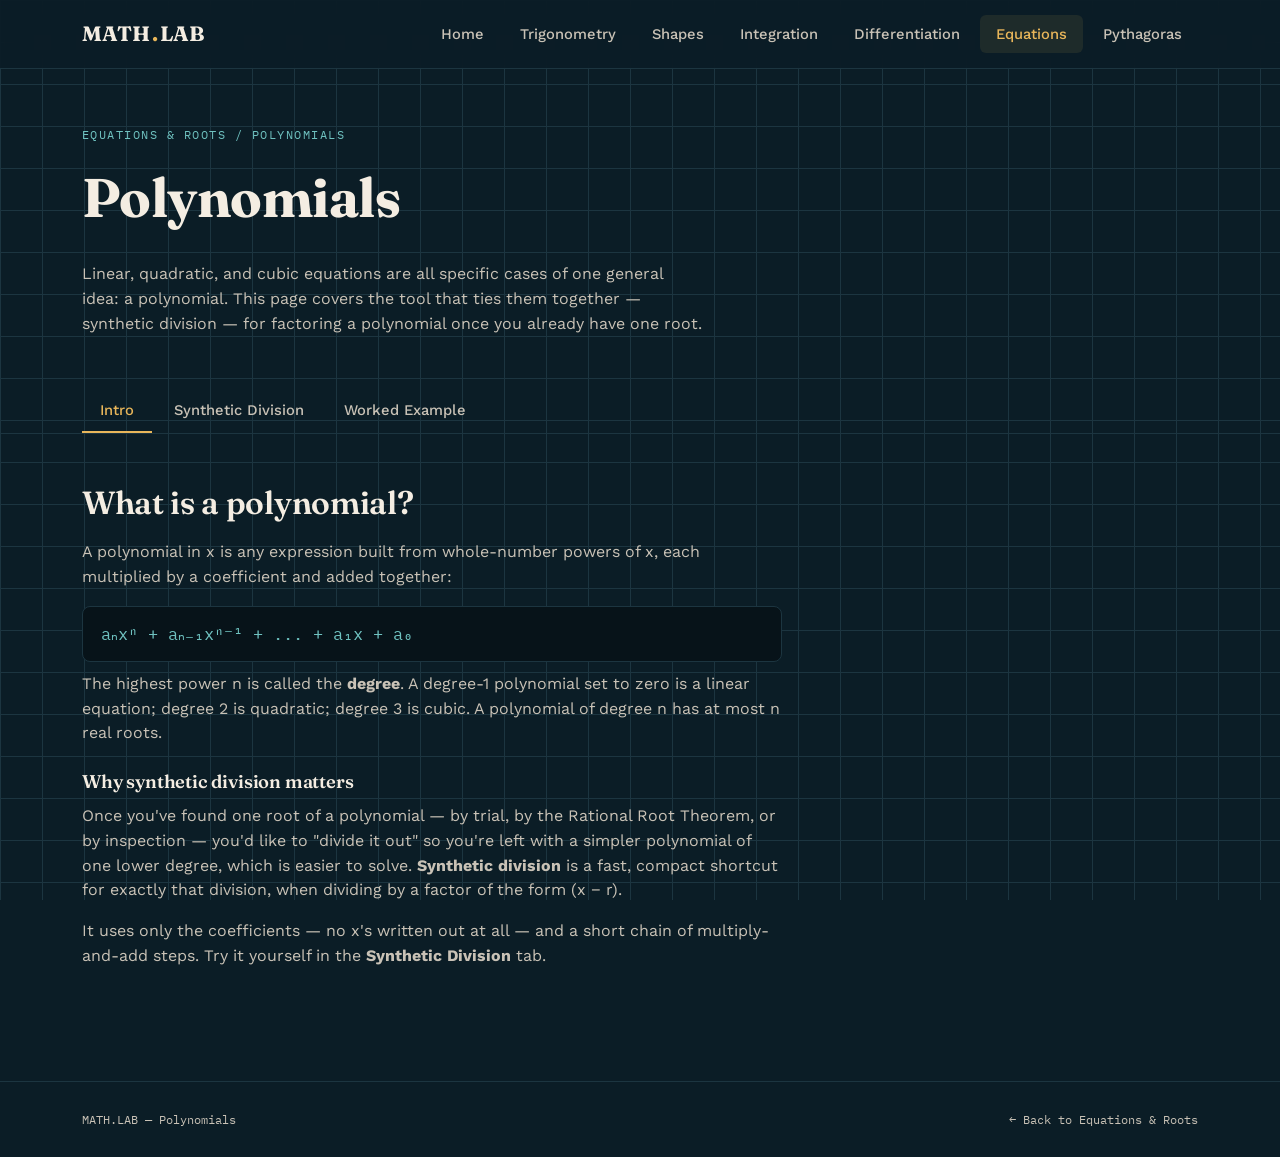
<file: pages/polynomials.html>
<!DOCTYPE html>
<html lang="en">
<head>
<meta charset="UTF-8">
<meta name="viewport" content="width=device-width, initial-scale=1.0">
<title>Polynomials — MATH.LAB</title>
<link rel="stylesheet" href="../css/style.css">
</head>
<body>

<nav class="navbar">
  <div class="wrap">
    <a href="../index.html" class="brand">MATH<span class="dot">.</span>LAB</a>
    <button class="nav-toggle" aria-label="Toggle menu">MENU</button>
    <ul class="nav-links">
      <li><a href="../index.html">Home</a></li>
      <li><a href="trigonometry.html">Trigonometry</a></li>
      <li><a href="shapes.html">Shapes</a></li>
      <li><a href="integration.html">Integration</a></li>
      <li><a href="differentiation.html">Differentiation</a></li>
      <li><a href="equations.html" class="active">Equations</a></li>
      <li><a href="pythagoras.html">Pythagoras</a></li>
    </ul>
  </div>
</nav>

<header class="page-head">
  <div class="wrap">
    <span class="eyebrow"><a href="equations.html" style="color:var(--cyan);">Equations & Roots</a> / Polynomials</span>
    <h1>Polynomials</h1>
    <p class="lead">Linear, quadratic, and cubic equations are all specific cases of one general idea: a polynomial. This page covers the tool that ties them together — synthetic division — for factoring a polynomial once you already have one root.</p>
  </div>
</header>

<nav class="subnav">
  <div class="wrap">
    <button class="tab-btn active" data-tab="intro">Intro</button>
    <button class="tab-btn" data-tab="division">Synthetic Division</button>
    <button class="tab-btn" data-tab="example">Worked Example</button>
  </div>
</nav>

<section class="stage">
  <div class="wrap">

    <div id="tab-intro" class="tab-panel">
      <div class="content-block" style="max-width:70ch;">
        <h2>What is a polynomial?</h2>
        <p>A polynomial in x is any expression built from whole-number powers of x, each multiplied by a coefficient and added together:</p>
        <div class="formula">aₙxⁿ + aₙ₋₁xⁿ⁻¹ + ... + a₁x + a₀</div>
        <p>The highest power n is called the <strong>degree</strong>. A degree-1 polynomial set to zero is a linear equation; degree 2 is quadratic; degree 3 is cubic. A polynomial of degree n has at most n real roots.</p>
        <h3>Why synthetic division matters</h3>
        <p>Once you've found one root of a polynomial — by trial, by the Rational Root Theorem, or by inspection — you'd like to "divide it out" so you're left with a simpler polynomial of one lower degree, which is easier to solve. <strong>Synthetic division</strong> is a fast, compact shortcut for exactly that division, when dividing by a factor of the form (x − r).</p>
        <p>It uses only the coefficients — no x's written out at all — and a short chain of multiply-and-add steps. Try it yourself in the <strong>Synthetic Division</strong> tab.</p>
      </div>
    </div>

    <div id="tab-division" class="tab-panel" style="display:none;">
      <div class="stage-grid">
        <div class="panel">
          <div class="control-row" style="margin-bottom:14px;">
            <label>Degree</label>
            <div class="chip-row" id="degree-chips">
              <button class="chip" data-deg="2">Degree 2</button>
              <button class="chip" data-deg="3">Degree 3</button>
              <button class="chip" data-deg="4">Degree 4</button>
            </div>
          </div>
          <div class="control-row">
            <label>Coefficients (highest power first)</label>
            <div id="coeff-inputs" style="display:flex; gap:8px; flex-wrap:wrap; margin-top:4px;"></div>
          </div>
          <div class="control-row" style="margin-top:16px;">
            <label>Candidate root, r <span id="root-val" class="mono">1</span></label>
            <input type="range" id="root-slider" min="-6" max="6" value="1" step="1">
          </div>
          <div class="control-row" style="margin-top:6px;">
            <p style="font-size:0.8rem;">Dividing by (x − r). Set r to a value you suspect is a root, then read the remainder below.</p>
          </div>
        </div>
        <div class="panel">
          <h3 style="margin-top:0;">Synthetic division table</h3>
          <div id="synthetic-table" style="overflow-x:auto;"></div>
          <div class="readout" style="margin-top:18px;">
            <div class="stat"><div class="k">quotient</div><div class="v mono" id="quotient-display" style="font-size:0.95rem;">—</div></div>
            <div class="stat"><div class="k">remainder</div><div class="v" id="remainder-display">0</div></div>
            <div class="stat"><div class="k">is (x − r) a factor?</div><div class="v" id="factor-display" style="font-size:0.95rem;">Yes</div></div>
          </div>
        </div>
      </div>
    </div>

    <div id="tab-example" class="tab-panel" style="display:none;">
      <div class="content-block" style="max-width:70ch;">
        <h2>Worked example</h2>
        <p>Divide <span class="mono">x³ − 6x² + 11x − 6</span> by <span class="mono">(x − 1)</span> using synthetic division.</p>
        <p>Write down just the coefficients: 1, −6, 11, −6. Bring down the first coefficient, then repeatedly multiply by the root (1) and add to the next coefficient:</p>
        <div class="formula">1  |  1   −6    11    −6
   |       1    −5     6
   ----------------------
      1   −5     6     0</div>
        <p>The bottom row reads: quotient coefficients <span class="mono">1, −5, 6</span>, and a final remainder of <span class="mono">0</span>.</p>
        <p>A remainder of 0 confirms (x − 1) really is a factor, and the quotient is one degree lower:</p>
        <div class="formula">x³ − 6x² + 11x − 6 = (x − 1)(x² − 5x + 6)</div>
        <p>From here, the quadratic factor (x² − 5x + 6) can be solved directly — by factorization it's (x − 2)(x − 3) — giving the full set of roots: <strong>x = 1, 2, 3</strong>. This is exactly the shortcut used on the Cubic Equations page.</p>
        <p>Try loading these same numbers into the <strong>Synthetic Division</strong> tab: pick Degree 3, enter coefficients 1, −6, 11, −6, and set r = 1.</p>
      </div>
    </div>

  </div>
</section>

<footer>
  <div class="wrap">
    <span>MATH.LAB — Polynomials</span>
    <a href="equations.html">← Back to Equations & Roots</a>
  </div>
</footer>

<script src="../js/nav.js"></script>
<script src="../js/tabs.js"></script>
<script src="../js/polynomials.js"></script>
</body>
</html>
</file>
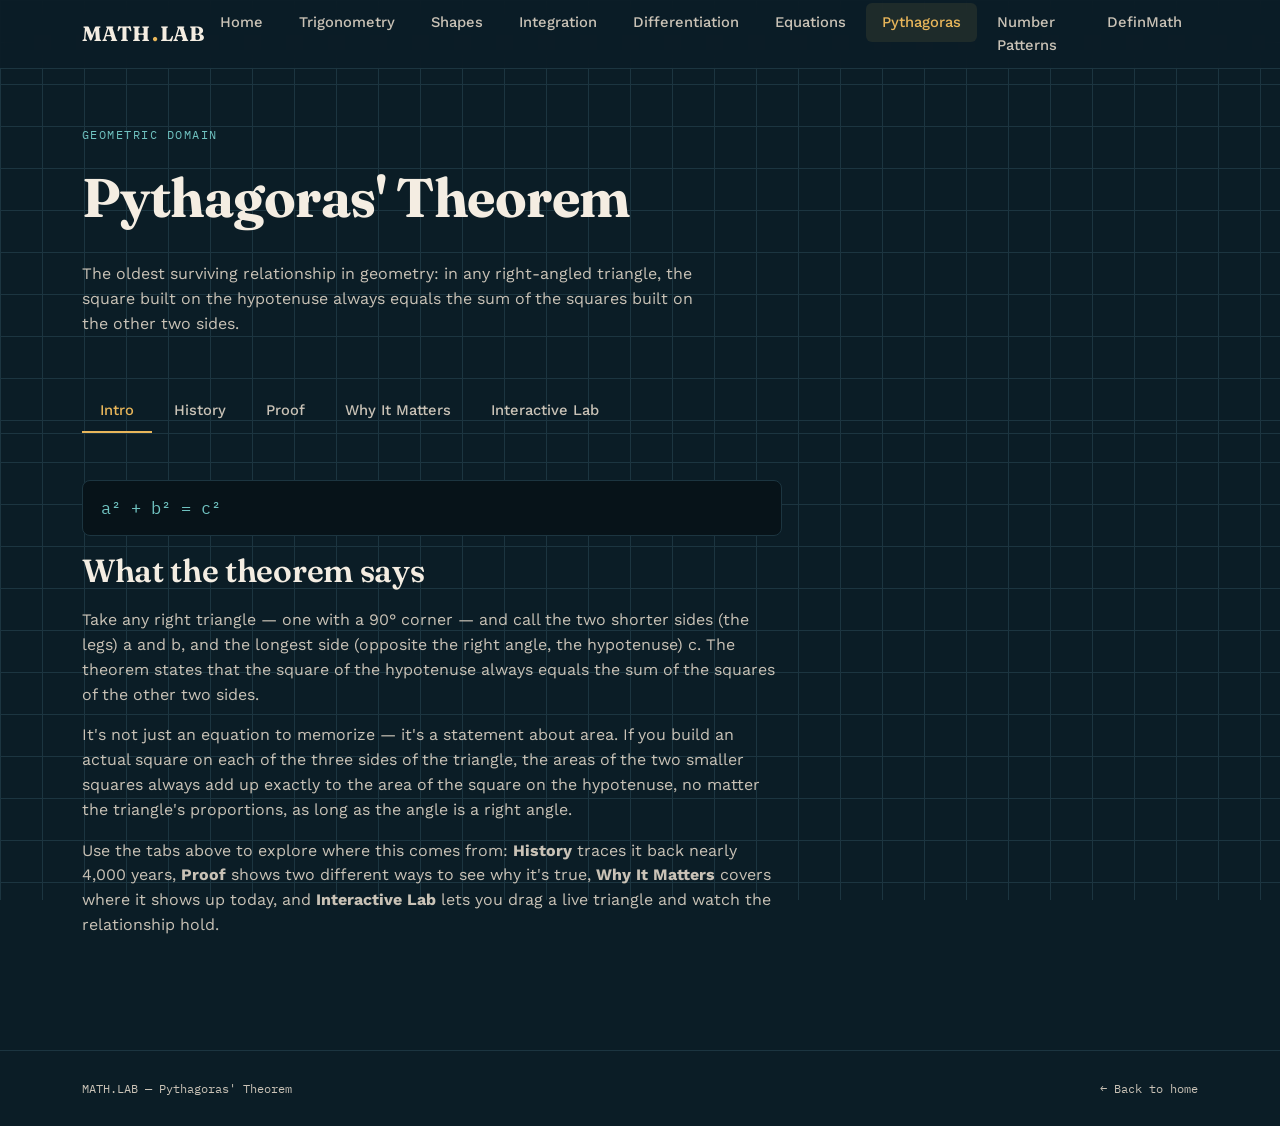
<file: pages/pythagoras.html>
<!DOCTYPE html>
<html lang="en">

<head>
  <meta charset="UTF-8">
  <meta name="viewport" content="width=device-width, initial-scale=1.0">
  <title>Pythagoras' Theorem — MATH.LAB</title>
  <meta name="description" content="Interactive proof, history, and live area calculator for the Pythagorean theorem.">
  <link rel="stylesheet" href="../css/style.css">
</head>

<body>

  <nav class="navbar">
    <div class="wrap">
      <a href="../index.html" class="brand">MATH<span class="dot">.</span>LAB</a>
      <button class="nav-toggle" aria-label="Toggle menu">MENU</button>
      <ul class="nav-links">
        <li><a href="../index.html">Home</a></li>
        <li><a href="trigonometry.html">Trigonometry</a></li>
        <li><a href="shapes.html">Shapes</a></li>
        <li><a href="integration.html">Integration</a></li>
        <li><a href="differentiation.html">Differentiation</a></li>
        <li><a href="equations.html">Equations</a></li>
        <li><a href="pythagoras.html" class="active">Pythagoras</a></li>
        <li><a href="number-patterns.html">Number Patterns</a></li>
        <li><a href="definmath.html">DefinMath</a></li>
      </ul>
    </div>
  </nav>

  <header class="page-head">
    <div class="wrap">
      <span class="eyebrow">Geometric domain</span>
      <h1>Pythagoras' Theorem</h1>
      <p class="lead">The oldest surviving relationship in geometry: in any right-angled triangle, the square built on
        the hypotenuse always equals the sum of the squares built on the other two sides.</p>
    </div>
  </header>

  <nav class="subnav">
    <div class="wrap">
      <button class="tab-btn active" data-tab="intro">Intro</button>
      <button class="tab-btn" data-tab="history">History</button>
      <button class="tab-btn" data-tab="proof">Proof</button>
      <button class="tab-btn" data-tab="applications">Why It Matters</button>
      <button class="tab-btn" data-tab="lab">Interactive Lab</button>
    </div>
  </nav>

  <section class="stage">
    <div class="wrap">

      <!-- ================= INTRO ================= -->
      <div id="tab-intro" class="tab-panel">
        <div class="content-block" style="max-width:70ch;">
          <div class="formula">a² + b² = c²</div>
          <h2>What the theorem says</h2>
          <p>Take any right triangle — one with a 90° corner — and call the two shorter sides (the legs) a and b, and
            the longest side (opposite the right angle, the hypotenuse) c. The theorem states that the square of the
            hypotenuse always equals the sum of the squares of the other two sides.</p>
          <p>It's not just an equation to memorize — it's a statement about area. If you build an actual square on each
            of the three sides of the triangle, the areas of the two smaller squares always add up exactly to the area
            of the square on the hypotenuse, no matter the triangle's proportions, as long as the angle is a right
            angle.</p>
          <p>Use the tabs above to explore where this comes from: <strong>History</strong> traces it back nearly 4,000
            years, <strong>Proof</strong> shows two different ways to see why it's true, <strong>Why It Matters</strong>
            covers where it shows up today, and <strong>Interactive Lab</strong> lets you drag a live triangle and watch
            the relationship hold.</p>
        </div>
      </div>

      <!-- ================= HISTORY ================= -->
      <div id="tab-history" class="tab-panel" style="display:none;">
        <div class="content-block" style="max-width:72ch;">
          <h2>A theorem older than its name</h2>
          <p>Despite carrying his name, Pythagoras almost certainly did not discover this relationship — and there is no
            surviving proof that he ever wrote one down himself. <a
              href="https://www.britannica.com/science/Pythagorean-theorem" target="_blank" rel="noopener"
              style="color:var(--cyan); text-decoration:underline;">Historians note</a> that the theorem was credited to
            him largely because his followers at Croton attributed all new results to their founder under strict vows of
            secrecy.</p>

          <div class="timeline">
            <div class="timeline-item">
              <div class="timeline-date">c. 1900–1800 BCE</div>
              <div class="timeline-title">Babylon &amp; Egypt</div>
              <p class="timeline-desc">The relationship appears on the clay tablet <em>Plimpton 322</em>, roughly 4,000
                years old — over a thousand years before Pythagoras was born.</p>
            </div>
            <div class="timeline-item">
              <div class="timeline-date">c. 800–600 BCE</div>
              <div class="timeline-title">India — the Śulba Sūtras</div>
              <p class="timeline-desc">The Baudhāyana and Apastamba Śulba Sūtras describe the rule using a rope, for the
                purpose of constructing perfectly square fire altars.</p>
            </div>
            <div class="timeline-item">
              <div class="timeline-date">c. 570–495 BCE</div>
              <div class="timeline-title">Pythagoras of Samos</div>
              <p class="timeline-desc">Studied under Thales and Anaximander, travelled to Egypt and Babylon, then
                founded a school in Croton — where the theorem was formally attached to his name.</p>
            </div>
            <div class="timeline-item">
              <div class="timeline-date">1st century BCE</div>
              <div class="timeline-title">China — Nine Chapters</div>
              <p class="timeline-desc">The <em>Jiuzhang Suanshu</em> (Nine Chapters on the Mathematical Art) records an
                elegant "gestalt" proof, rearranging squares purely by sight — no algebra required.</p>
            </div>
            <div class="timeline-item">
              <div class="timeline-date">c. 300 BCE</div>
              <div class="timeline-title">Euclid's Elements</div>
              <p class="timeline-desc">Formalised as Proposition 47 of Book I — the rigorous, axiomatic proof that
                became the standard reference for over two thousand years.</p>
            </div>
            <div class="timeline-item">
              <div class="timeline-date">Today</div>
              <div class="timeline-title">The World's Most-Proved Theorem</div>
              <p class="timeline-desc">Guinness World Records recognises it as the most-proved theorem in mathematics,
                with contributors ranging from Leonardo da Vinci to a young Albert Einstein to U.S. President James
                Garfield.</p>
            </div>
          </div>
        </div>
      </div>

      <!-- ================= PROOF ================= -->
      <div id="tab-proof" class="tab-panel" style="display:none;">
        <div class="control-row" style="margin-bottom:18px;">
          <label>Choose a proof</label>
          <div class="chip-row" id="proof-chips">
            <button class="chip active" data-proof="tiles">Square-Tiling Proof</button>
            <button class="chip" data-proof="algebra">Algebraic Proof</button>
          </div>
        </div>
        <div class="stage-grid">
          <div class="panel">
            <canvas id="proof-canvas" width="420" height="420"></canvas>
          </div>
          <div class="content-block step-list" id="proof-steps"><!-- filled by JS --></div>
        </div>
      </div>

      <!-- ================= WHY IT MATTERS ================= -->
      <div id="tab-applications" class="tab-panel" style="display:none;">
        <div class="content-block">
          <h2>Why it still matters</h2>
          <div class="mini-grid">
            <div class="card">
              <span class="step">// 01</span>
              <h3>Distance &amp; Navigation</h3>
              <p>GPS, mapping, and every straight-line distance calculation between two points rests on this exact
                relationship.</p>
            </div>
            <div class="card">
              <span class="step">// 02</span>
              <h3>Construction &amp; Engineering</h3>
              <p>Builders use the 3-4-5 rule — a direct application — to square corners and verify right angles on site
                without any instruments.</p>
            </div>
            <div class="card">
              <span class="step">// 03</span>
              <h3>Physics</h3>
              <p>Extended to more dimensions, it underlies the energy–momentum relation in particle physics and the
                field equations of relativity.</p>
            </div>
            <div class="card">
              <span class="step">// 04</span>
              <h3>Computer Graphics</h3>
              <p>Every distance, collision check, and vector length in 2D/3D graphics and game engines is a Pythagorean
                calculation.</p>
            </div>
            <div class="card">
              <span class="step">// 05</span>
              <h3>Trigonometry's Foundation</h3>
              <p>The identity sin²θ + cos²θ = 1 — used throughout MATH.LAB's own <a href="trigonometry.html"
                  style="color:var(--cyan);">Trigonometry page</a> — is the theorem in disguise on a unit circle.</p>
            </div>
            <div class="card">
              <span class="step">// 06</span>
              <h3>Everyday Estimation</h3>
              <p>From sizing a TV screen to checking if a ladder safely reaches a wall, it turns a spatial question into
                simple arithmetic.</p>
            </div>
          </div>
        </div>
      </div>

      <!-- ================= INTERACTIVE LAB ================= -->
      <div id="tab-lab" class="tab-panel" style="display:none;">
        <div class="content-block" style="max-width:74ch; margin-bottom:8px;">
          <p>Drag any two sides freely and the third is solved live using a² + b² = c². Or lock two sides and slide the
            third to watch the other two adjust automatically — the relationship holds in every direction, not just
            "find the hypotenuse."</p>
        </div>
        <div class="stage-grid">
          <div class="panel">
            <canvas id="lab-canvas" width="440" height="380"></canvas>
          </div>
          <div>
            <div class="control-row" style="margin-bottom:10px;">
              <label>Lock two sides to solve the third</label>
              <div class="chip-row" id="lock-chips">
                <button class="chip" data-side="a">Lock a</button>
                <button class="chip" data-side="b">Lock b</button>
                <button class="chip" data-side="c">Lock c</button>
              </div>
            </div>

            <div class="controls">
              <div class="control-row" id="row-a">
                <label>Side a <span class="mono" id="val-a">3.0</span></label>
                <input type="range" id="slider-a" min="1" max="12" step="0.1" value="3">
              </div>
              <div class="control-row" id="row-b">
                <label>Side b <span class="mono" id="val-b">4.0</span></label>
                <input type="range" id="slider-b" min="1" max="12" step="0.1" value="4">
              </div>
              <div class="control-row" id="row-c">
                <label>Hypotenuse c <span class="mono" id="val-c">5.0</span></label>
                <input type="range" id="slider-c" min="1.42" max="17" step="0.1" value="5">
              </div>
            </div>

            <div class="readout">
              <div class="stat">
                <div class="k">a²</div>
                <div class="v" id="out-a2">9.00</div>
              </div>
              <div class="stat">
                <div class="k">b²</div>
                <div class="v" id="out-b2">16.00</div>
              </div>
              <div class="stat">
                <div class="k">a² + b²</div>
                <div class="v" id="out-sum">25.00</div>
              </div>
              <div class="stat">
                <div class="k">c²</div>
                <div class="v" id="out-c2">25.00</div>
              </div>
              <div class="stat">
                <div class="k">triangle area</div>
                <div class="v" id="out-area">6.00</div>
              </div>
            </div>
            <p class="hint" id="readout-note" style="margin-top:10px;">Currently solving for c — the hypotenuse.</p>
          </div>
        </div>
      </div>

    </div>
  </section>

  <footer>
    <div class="wrap">
      <span>MATH.LAB — Pythagoras' Theorem</span>
      <a href="../index.html">← Back to home</a>
    </div>
  </footer>

  <script src="../js/nav.js"></script>
  <script src="../js/tabs.js"></script>
  <script src="../js/pythagoras.js"></script>
</body>

</html>
</file>
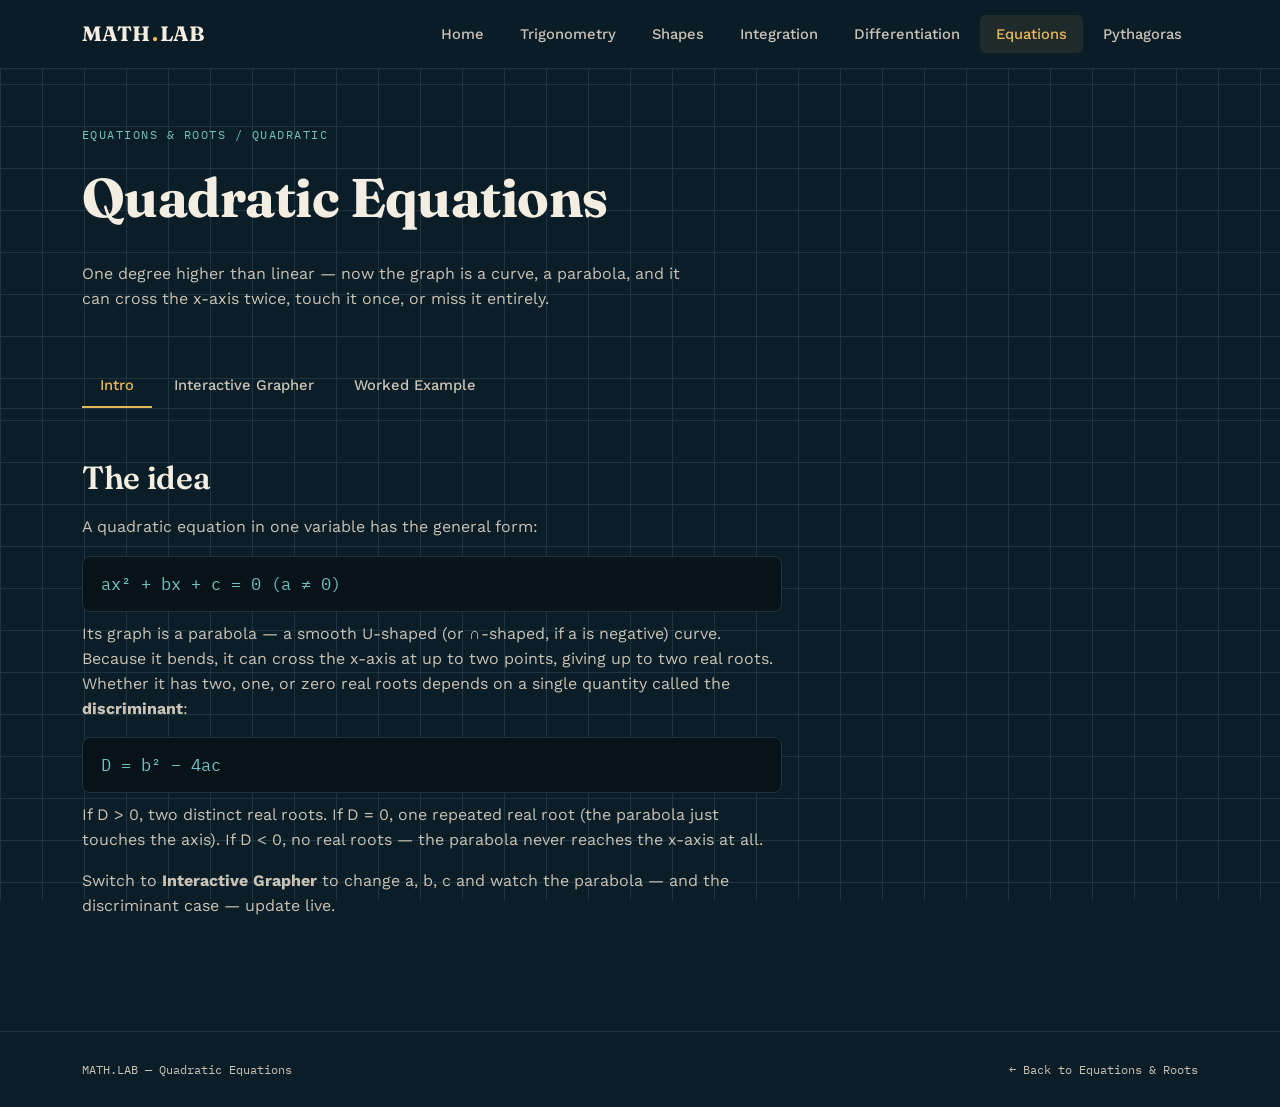
<file: pages/quadratic-equations.html>
<!DOCTYPE html>
<html lang="en">
<head>
<meta charset="UTF-8">
<meta name="viewport" content="width=device-width, initial-scale=1.0">
<title>Quadratic Equations — MATH.LAB</title>
<link rel="stylesheet" href="../css/style.css">
</head>
<body>

<nav class="navbar">
  <div class="wrap">
    <a href="../index.html" class="brand">MATH<span class="dot">.</span>LAB</a>
    <button class="nav-toggle" aria-label="Toggle menu">MENU</button>
    <ul class="nav-links">
      <li><a href="../index.html">Home</a></li>
      <li><a href="trigonometry.html">Trigonometry</a></li>
      <li><a href="shapes.html">Shapes</a></li>
      <li><a href="integration.html">Integration</a></li>
      <li><a href="differentiation.html">Differentiation</a></li>
      <li><a href="equations.html" class="active">Equations</a></li>
      <li><a href="pythagoras.html">Pythagoras</a></li>
    </ul>
  </div>
</nav>

<header class="page-head">
  <div class="wrap">
    <span class="eyebrow"><a href="equations.html" style="color:var(--cyan);">Equations & Roots</a> / Quadratic</span>
    <h1>Quadratic Equations</h1>
    <p class="lead">One degree higher than linear — now the graph is a curve, a parabola, and it can cross the x-axis twice, touch it once, or miss it entirely.</p>
  </div>
</header>

<nav class="subnav">
  <div class="wrap">
    <button class="tab-btn active" data-tab="intro">Intro</button>
    <button class="tab-btn" data-tab="grapher">Interactive Grapher</button>
    <button class="tab-btn" data-tab="example">Worked Example</button>
  </div>
</nav>

<section class="stage">
  <div class="wrap">

    <div id="tab-intro" class="tab-panel">
      <div class="content-block" style="max-width:70ch;">
        <h2>The idea</h2>
        <p>A quadratic equation in one variable has the general form:</p>
        <div class="formula">ax² + bx + c = 0   (a ≠ 0)</div>
        <p>Its graph is a parabola — a smooth U-shaped (or ∩-shaped, if a is negative) curve. Because it bends, it can cross the x-axis at up to two points, giving up to two real roots. Whether it has two, one, or zero real roots depends on a single quantity called the <strong>discriminant</strong>:</p>
        <div class="formula">D = b² − 4ac</div>
        <p>If D &gt; 0, two distinct real roots. If D = 0, one repeated real root (the parabola just touches the axis). If D &lt; 0, no real roots — the parabola never reaches the x-axis at all.</p>
        <p>Switch to <strong>Interactive Grapher</strong> to change a, b, c and watch the parabola — and the discriminant case — update live.</p>
      </div>
    </div>

    <div id="tab-grapher" class="tab-panel" style="display:none;">
      <div class="stage-grid">
        <div class="panel">
          <canvas id="quad-canvas" width="440" height="380"></canvas>
        </div>
        <div>
          <div class="controls">
            <div class="control-row">
              <label>a <span id="quad-a-val" class="mono">1</span></label>
              <input type="range" id="quad-a" min="-3" max="3" value="1" step="0.5">
            </div>
            <div class="control-row">
              <label>b <span id="quad-b-val" class="mono">-1</span></label>
              <input type="range" id="quad-b" min="-10" max="10" value="-1" step="0.5">
            </div>
            <div class="control-row">
              <label>c <span id="quad-c-val" class="mono">-6</span></label>
              <input type="range" id="quad-c" min="-10" max="10" value="-6" step="0.5">
            </div>
          </div>
          <div class="readout">
            <div class="stat"><div class="k">discriminant</div><div class="v" id="quad-disc">25.00</div></div>
            <div class="stat"><div class="k">case</div><div class="v" id="quad-case" style="font-size:0.95rem;">2 real roots</div></div>
            <div class="stat"><div class="k">roots</div><div class="v" id="quad-roots" style="font-size:0.95rem;">3.00, −2.00</div></div>
          </div>
        </div>
      </div>
    </div>

    <div id="tab-example" class="tab-panel" style="display:none;">
      <div class="content-block" style="max-width:70ch;">
        <h2>Worked example</h2>
        <div class="formula">x² − 5x + 6 = 0</div>

        <h3>Method 1 — Factorization</h3>
        <p>Find two numbers that multiply to give c (6) and add to give b (−5): those numbers are −2 and −3.</p>
        <div class="formula">(x − 2)(x − 3) = 0</div>
        <p>Set each factor to zero:</p>
        <div class="formula">x − 2 = 0  or  x − 3 = 0  ⟶  x = 2  or  x = 3</div>

        <h3>Method 2 — Using the quadratic formula</h3>
        <p>Here a = 1, b = −5, c = 6. Apply the formula:</p>
        <div class="formula">x = [−b ± √(b² − 4ac)] / 2a</div>
        <div class="formula">x = [5 ± √(25 − 24)] / 2 = [5 ± 1] / 2</div>
        <div class="formula">x = 3   or   x = 2</div>

        <p>Both methods agree: <strong>x = 2</strong> and <strong>x = 3</strong>.</p>
      </div>
    </div>

  </div>
</section>

<footer>
  <div class="wrap">
    <span>MATH.LAB — Quadratic Equations</span>
    <a href="equations.html">← Back to Equations & Roots</a>
  </div>
</footer>

<script src="../js/nav.js"></script>
<script src="../js/tabs.js"></script>
<script src="../js/quadratic.js"></script>
</body>
</html>
</file>
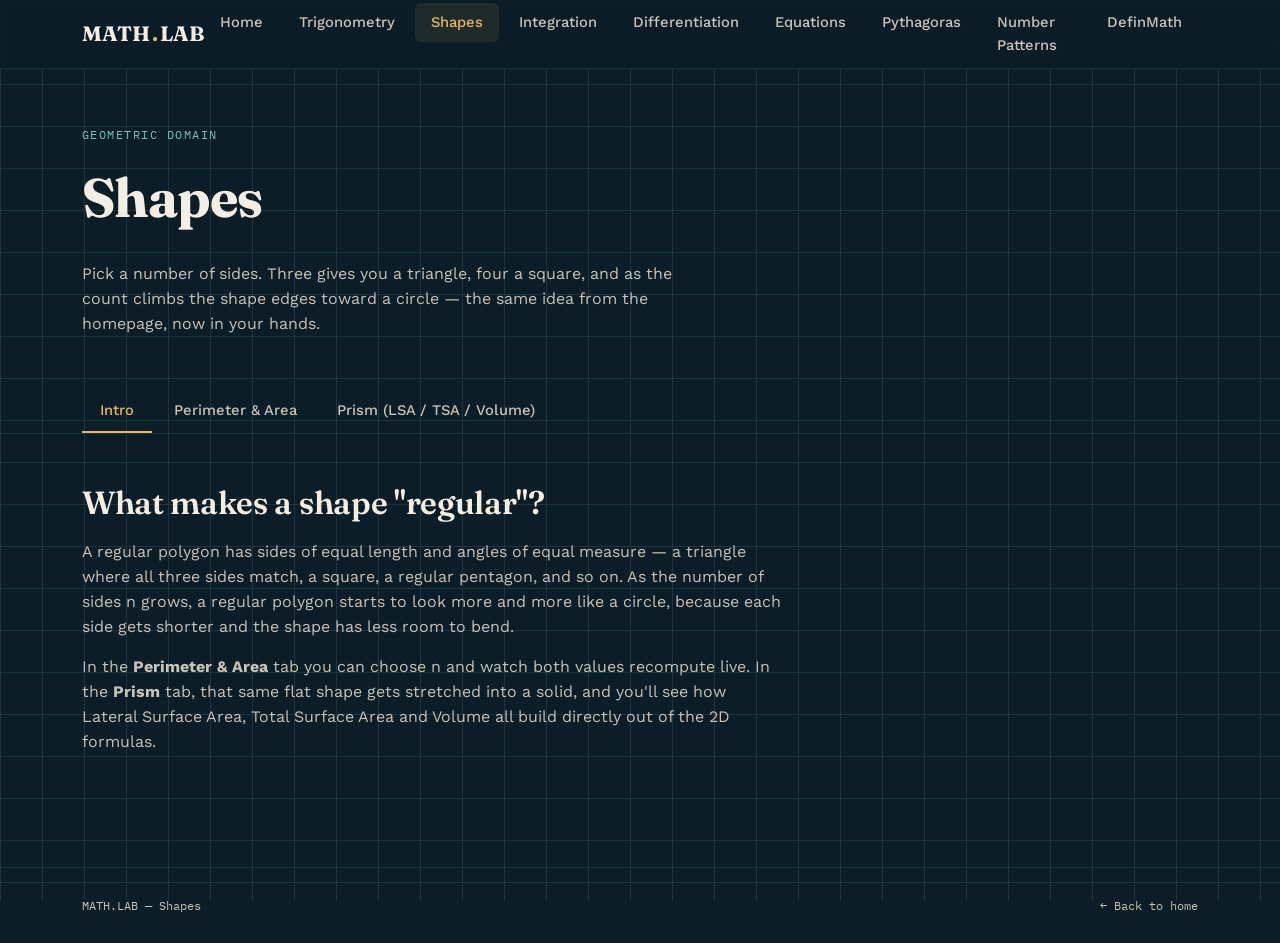
<file: pages/shapes.html>
<!DOCTYPE html>
<html lang="en">

<head>
  <meta charset="UTF-8">
  <meta name="viewport" content="width=device-width, initial-scale=1.0">
  <title>Shapes — MATH.LAB</title>
  <link rel="stylesheet" href="../css/style.css">
</head>

<body>

  <nav class="navbar">
    <div class="wrap">
      <a href="../index.html" class="brand">MATH<span class="dot">.</span>LAB</a>
      <button class="nav-toggle" aria-label="Toggle menu">MENU</button>
      <ul class="nav-links">
        <li><a href="../index.html">Home</a></li>
        <li><a href="trigonometry.html">Trigonometry</a></li>
        <li><a href="shapes.html" class="active">Shapes</a></li>
        <li><a href="integration.html">Integration</a></li>
        <li><a href="differentiation.html">Differentiation</a></li>
        <li><a href="equations.html">Equations</a></li>
        <li><a href="pythagoras.html">Pythagoras</a></li>
        <li><a href="number-patterns.html">Number Patterns</a></li>
        <li><a href="definmath.html">DefinMath</a></li>
      </ul>
    </div>
  </nav>

  <header class="page-head">
    <div class="wrap">
      <span class="eyebrow">Geometric domain</span>
      <h1>Shapes</h1>
      <p class="lead">Pick a number of sides. Three gives you a triangle, four a square, and as the count climbs the
        shape edges toward a circle — the same idea from the homepage, now in your hands.</p>
    </div>
  </header>

  <nav class="subnav">
    <div class="wrap">
      <button class="tab-btn active" data-tab="intro">Intro</button>
      <button class="tab-btn" data-tab="flat">Perimeter &amp; Area</button>
      <button class="tab-btn" data-tab="solid">Prism (LSA / TSA / Volume)</button>
    </div>
  </nav>

  <section class="stage">
    <div class="wrap">

      <div id="tab-intro" class="tab-panel">
        <div class="content-block" style="max-width:70ch;">
          <h2>What makes a shape "regular"?</h2>
          <p>A regular polygon has sides of equal length and angles of equal measure — a triangle where all three sides
            match, a square, a regular pentagon, and so on. As the number of sides n grows, a regular polygon starts to
            look more and more like a circle, because each side gets shorter and the shape has less room to bend.</p>
          <p>In the <strong>Perimeter &amp; Area</strong> tab you can choose n and watch both values recompute live. In
            the <strong>Prism</strong> tab, that same flat shape gets stretched into a solid, and you'll see how Lateral
            Surface Area, Total Surface Area and Volume all build directly out of the 2D formulas.</p>
        </div>
      </div>

      <div id="tab-flat" class="tab-panel" style="display:none;">
        <div class="stage-grid">
          <div class="panel">
            <canvas id="shape-canvas" width="440" height="440"></canvas>
          </div>
          <div>
            <div class="control-row" style="margin-bottom:14px;">
              <label>Number of sides</label>
              <div class="chip-row" id="side-chips">
                <button class="chip" data-n="3">3</button>
                <button class="chip" data-n="4">4</button>
                <button class="chip" data-n="5">5</button>
                <button class="chip" data-n="6">6</button>
                <button class="chip" data-n="7">7</button>
                <button class="chip" data-n="8">8</button>
                <button class="chip" data-n="10">10</button>
                <button class="chip" data-n="12">12</button>
                <button class="chip" data-n="32">Circle</button>
              </div>
            </div>
            <div class="control-row">
              <label>Side length (units) <span id="side-len-val" class="mono">100</span></label>
              <input type="range" id="side-len" min="30" max="180" value="100" step="1">
            </div>
            <div class="readout">
              <div class="stat">
                <div class="k">shape</div>
                <div class="v" id="shape-name">Triangle</div>
              </div>
              <div class="stat">
                <div class="k">perimeter</div>
                <div class="v" id="shape-perim">300</div>
              </div>
              <div class="stat">
                <div class="k">area</div>
                <div class="v" id="shape-area">4330</div>
              </div>
            </div>
            <div class="content-block">
              <h3>Formula used</h3>
              <div class="formula" id="shape-formula">Perimeter = n × side</div>
            </div>
          </div>
        </div>
      </div>

      <div id="tab-solid" class="tab-panel" style="display:none;">
        <div class="stage-grid">
          <div class="panel">
            <canvas id="prism-canvas" width="440" height="440"></canvas>
          </div>
          <div>
            <div class="control-row" style="margin-bottom:14px;">
              <label>Base sides</label>
              <div class="chip-row" id="side-chips-solid">
                <button class="chip" data-n="3">3</button>
                <button class="chip" data-n="4">4</button>
                <button class="chip" data-n="5">5</button>
                <button class="chip" data-n="6">6</button>
                <button class="chip" data-n="8">8</button>
                <button class="chip" data-n="32">Circle</button>
              </div>
            </div>
            <div class="control-row">
              <label>Height <span id="prism-height-val" class="mono">120</span></label>
              <input type="range" id="prism-height" min="40" max="220" value="120" step="1">
            </div>
            <div class="readout">
              <div class="stat">
                <div class="k">LSA</div>
                <div class="v" id="prism-lsa">0</div>
              </div>
              <div class="stat">
                <div class="k">TSA</div>
                <div class="v" id="prism-tsa">0</div>
              </div>
              <div class="stat">
                <div class="k">Volume</div>
                <div class="v" id="prism-vol">0</div>
              </div>
            </div>
            <div class="content-block">
              <h3>How these are built</h3>
              <div class="formula">LSA = perimeter × height</div>
              <div class="formula">TSA = LSA + 2 × (base area)</div>
              <div class="formula">Volume = (base area) × height</div>
              <p style="font-size:0.85rem;">When base sides = "Circle", this becomes a cylinder: LSA = 2πr·h, TSA =
                2πr·h + 2πr², Volume = πr²h.</p>
            </div>
          </div>
        </div>
      </div>

    </div>
  </section>

  <footer>
    <div class="wrap">
      <span>MATH.LAB — Shapes</span>
      <a href="../index.html">← Back to home</a>
    </div>
  </footer>

  <script src="../js/nav.js"></script>
  <script src="../js/tabs.js"></script>
  <script src="../js/shapes.js"></script>
</body>

</html>
</file>
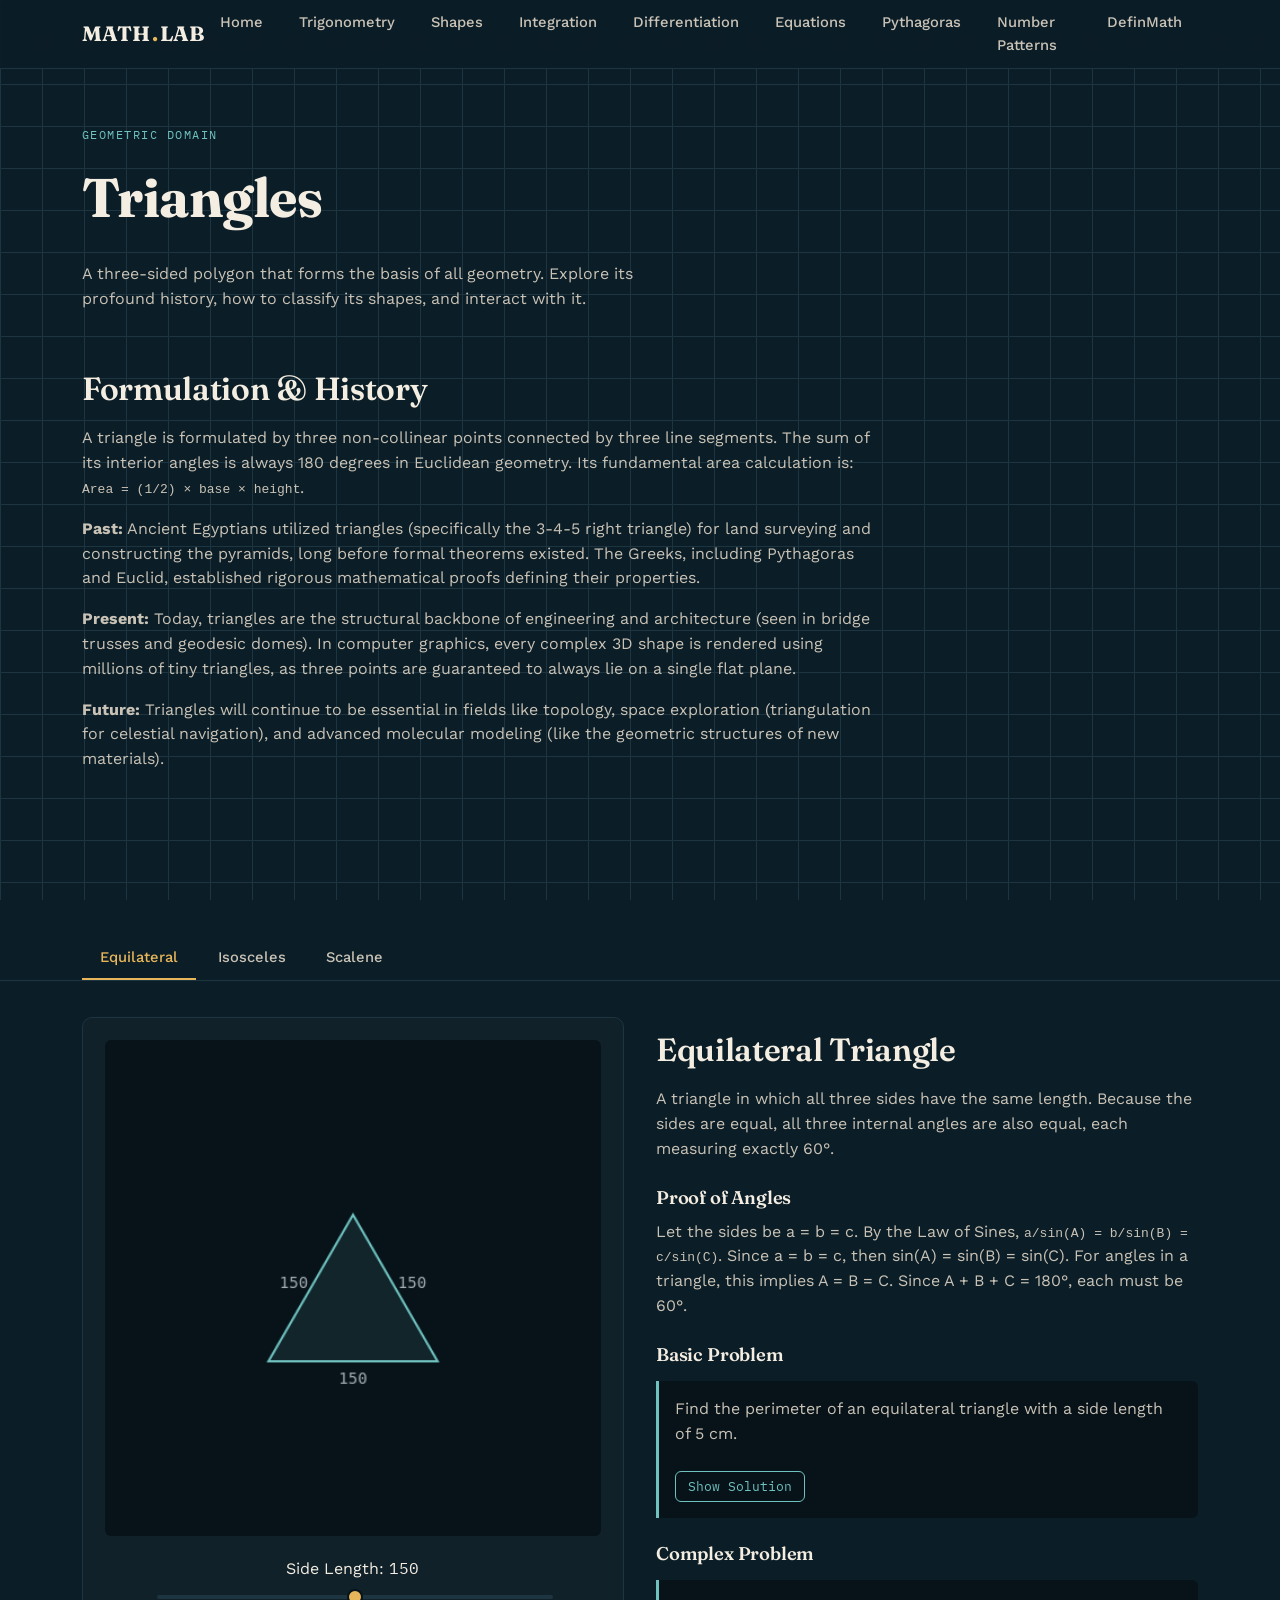
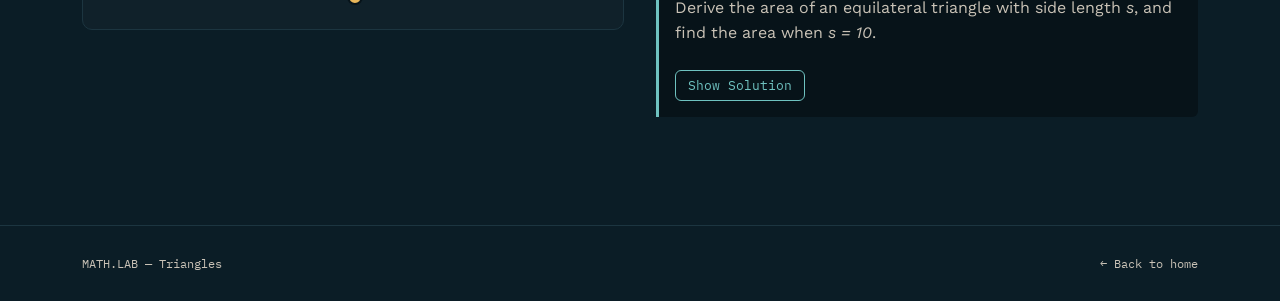
<file: pages/triangle.html>
<!DOCTYPE html>
<html lang="en">
<head>
  <meta charset="UTF-8">
  <meta name="viewport" content="width=device-width, initial-scale=1.0">
  <title>Triangles — MATH.LAB</title>
  <link rel="stylesheet" href="../css/style.css">
  <style>
    /* Specific styles for triangle page problems */
    .problem-box {
      background: var(--navy-deep);
      border-left: 3px solid var(--cyan);
      padding: 16px;
      margin: 12px 0;
      border-radius: 0 var(--radius) var(--radius) 0;
    }
    .solution-box {
      background: rgba(92, 230, 160, 0.1);
      border-left: 3px solid #5ce6a0;
      padding: 16px;
      margin: 12px 0;
      border-radius: 0 var(--radius) var(--radius) 0;
      display: none;
    }
    .btn-solution {
      background: transparent;
      color: var(--cyan);
      border: 1px solid var(--cyan);
      padding: 6px 12px;
      border-radius: var(--radius);
      cursor: pointer;
      font-family: var(--mono);
      font-size: 0.8rem;
      margin-top: 8px;
    }
    .btn-solution:hover {
      background: rgba(111, 194, 192, 0.1);
    }
    .info-intro {
      max-width: 80ch;
      margin-bottom: 40px;
    }
  </style>
</head>
<body>

  <nav class="navbar">
    <div class="wrap">
      <a href="../index.html" class="brand">MATH<span class="dot">.</span>LAB</a>
      <button class="nav-toggle" aria-label="Toggle menu">MENU</button>
      <ul class="nav-links">
        <li><a href="../index.html">Home</a></li>
        <li><a href="trigonometry.html">Trigonometry</a></li>
        <li><a href="shapes.html">Shapes</a></li>
        <li><a href="integration.html">Integration</a></li>
        <li><a href="differentiation.html">Differentiation</a></li>
        <li><a href="equations.html">Equations</a></li>
        <li><a href="pythagoras.html">Pythagoras</a></li>
        <li><a href="number-patterns.html">Number Patterns</a></li>
        <li><a href="definmath.html">DefinMath</a></li>
      </ul>
    </div>
  </nav>

  <header class="page-head">
    <div class="wrap">
      <span class="eyebrow">Geometric domain</span>
      <h1>Triangles</h1>
      <p class="lead">A three-sided polygon that forms the basis of all geometry. Explore its profound history, how to classify its shapes, and interact with it.</p>
    </div>
  </header>

  <section class="stage" style="padding-top: 20px;">
    <div class="wrap">
       <div class="content-block info-intro">
          <h2>Formulation & History</h2>
          <p>A triangle is formulated by three non-collinear points connected by three line segments. The sum of its interior angles is always 180 degrees in Euclidean geometry. Its fundamental area calculation is: <code>Area = (1/2) × base × height</code>.</p>
          <p><strong>Past:</strong> Ancient Egyptians utilized triangles (specifically the 3-4-5 right triangle) for land surveying and constructing the pyramids, long before formal theorems existed. The Greeks, including Pythagoras and Euclid, established rigorous mathematical proofs defining their properties.</p>
          <p><strong>Present:</strong> Today, triangles are the structural backbone of engineering and architecture (seen in bridge trusses and geodesic domes). In computer graphics, every complex 3D shape is rendered using millions of tiny triangles, as three points are guaranteed to always lie on a single flat plane.</p>
          <p><strong>Future:</strong> Triangles will continue to be essential in fields like topology, space exploration (triangulation for celestial navigation), and advanced molecular modeling (like the geometric structures of new materials).</p>
       </div>
    </div>
  </section>

  <nav class="subnav">
    <div class="wrap">
      <button class="tab-btn active" data-tab="equilateral">Equilateral</button>
      <button class="tab-btn" data-tab="isosceles">Isosceles</button>
      <button class="tab-btn" data-tab="scalene">Scalene</button>
    </div>
  </nav>

  <section class="stage">
    <div class="wrap">

      <!-- EQUILATERAL TAB -->
      <div id="tab-equilateral" class="tab-panel">
        <div class="stage-grid">
          <div class="panel" style="display:flex; flex-direction:column; align-items:center;">
            <canvas id="canvas-eq" width="440" height="440"></canvas>
            <div style="text-align:center; margin-top:20px; width: 80%;">
              <label>Side Length: <span id="eq-side-val" class="mono">150</span></label><br>
              <input type="range" id="eq-side" min="50" max="250" value="150" step="1" style="width: 100%;">
            </div>
          </div>
          <div>
            <div class="content-block">
              <h2>Equilateral Triangle</h2>
              <p>A triangle in which all three sides have the same length. Because the sides are equal, all three internal angles are also equal, each measuring exactly 60°.</p>
              
              <h3>Proof of Angles</h3>
              <p>Let the sides be a = b = c. By the Law of Sines, <code>a/sin(A) = b/sin(B) = c/sin(C)</code>. Since a = b = c, then sin(A) = sin(B) = sin(C). For angles in a triangle, this implies A = B = C. Since A + B + C = 180°, each must be 60°.</p>
              
              <h3>Basic Problem</h3>
              <div class="problem-box">
                <p>Find the perimeter of an equilateral triangle with a side length of 5 cm.</p>
                <button class="btn-solution" onclick="toggleSolution('sol-eq-1')">Show Solution</button>
                <div id="sol-eq-1" class="solution-box">
                  <p><strong>Solution:</strong> The perimeter is the sum of all sides. Since all 3 sides are equal: <br> Perimeter = 3 × 5 cm = 15 cm.</p>
                </div>
              </div>

              <h3>Complex Problem</h3>
              <div class="problem-box">
                <p>Derive the area of an equilateral triangle with side length <em>s</em>, and find the area when <em>s = 10</em>.</p>
                <button class="btn-solution" onclick="toggleSolution('sol-eq-2')">Show Solution</button>
                <div id="sol-eq-2" class="solution-box">
                  <p><strong>Solution:</strong> Drawing an altitude splits the triangle into two 30-60-90 right triangles. The base is <em>s/2</em> and the hypotenuse is <em>s</em>. By Pythagoras, height <em>h = √(s² - (s/2)²) = √(3s²/4) = s√3 / 2</em>.</p>
                  <p>Area = (1/2) × base × height = (1/2) × s × (s√3 / 2) = (s²√3) / 4.</p>
                  <p>For s = 10: Area = (100√3) / 4 = 25√3 ≈ 43.3 sq units.</p>
                </div>
              </div>
            </div>
          </div>
        </div>
      </div>

      <!-- ISOSCELES TAB -->
      <div id="tab-isosceles" class="tab-panel" style="display:none;">
        <div class="stage-grid">
          <div class="panel" style="display:flex; flex-direction:column; align-items:center;">
            <canvas id="canvas-iso" width="440" height="440"></canvas>
            <div style="text-align:center; margin-top:20px; width: 80%;">
              <label>Equal Sides: <span id="iso-side-val" class="mono">150</span></label><br>
              <input type="range" id="iso-side" min="80" max="250" value="150" step="1" style="width: 100%; margin-bottom: 12px;">
              <label>Base: <span id="iso-base-val" class="mono">100</span></label><br>
              <input type="range" id="iso-base" min="50" max="250" value="100" step="1" style="width: 100%;">
            </div>
          </div>
          <div>
            <div class="content-block">
              <h2>Isosceles Triangle</h2>
              <p>A triangle that has at least two sides of equal length. The angles opposite the equal sides are also equal, known as the base angles.</p>
              
              <h3>Proof of Base Angles (Isosceles Theorem)</h3>
              <p>Consider triangle ABC with AB = AC. Draw the angle bisector of ∠A, intersecting BC at D. Then in triangles ABD and ACD: AB = AC (given), ∠BAD = ∠CAD (by bisector), and AD = AD (common). By SAS congruence, ΔABD ≅ ΔACD. Therefore, ∠B = ∠C.</p>
              
              <h3>Basic Problem</h3>
              <div class="problem-box">
                <p>In an isosceles triangle, the two equal sides are 8 cm each, and the base is 6 cm. What is the perimeter?</p>
                <button class="btn-solution" onclick="toggleSolution('sol-iso-1')">Show Solution</button>
                <div id="sol-iso-1" class="solution-box">
                  <p><strong>Solution:</strong> Perimeter = side1 + side2 + base <br>= 8 + 8 + 6 = 22 cm.</p>
                </div>
              </div>

              <h3>Complex Problem</h3>
              <div class="problem-box">
                <p>An isosceles triangle has two equal sides of length 13 cm and a base of 10 cm. Find its area.</p>
                <button class="btn-solution" onclick="toggleSolution('sol-iso-2')">Show Solution</button>
                <div id="sol-iso-2" class="solution-box">
                  <p><strong>Solution:</strong> Draw an altitude to the base. It bisects the base into two 5 cm segments, forming a right triangle with hypotenuse 13 and leg 5.</p>
                  <p>Using Pythagoras: h² + 5² = 13² ➔ h² + 25 = 169 ➔ h² = 144 ➔ h = 12 cm.</p>
                  <p>Area = (1/2) × base × height = (1/2) × 10 × 12 = 60 sq cm.</p>
                </div>
              </div>
            </div>
          </div>
        </div>
      </div>

      <!-- SCALENE TAB -->
      <div id="tab-scalene" class="tab-panel" style="display:none;">
        <div class="stage-grid">
          <div class="panel" style="display:flex; flex-direction:column; align-items:center;">
            <canvas id="canvas-sca" width="440" height="440"></canvas>
            <div style="text-align:center; margin-top:20px; width: 80%;">
              <label>Side A (Right): <span id="sca-a-val" class="mono">120</span></label><br>
              <input type="range" id="sca-a" min="50" max="250" value="120" step="1" style="width: 100%; margin-bottom: 12px;">
              <label>Side B (Left): <span id="sca-b-val" class="mono">160</span></label><br>
              <input type="range" id="sca-b" min="50" max="250" value="160" step="1" style="width: 100%; margin-bottom: 12px;">
              <label>Side C (Base): <span id="sca-c-val" class="mono">200</span></label><br>
              <input type="range" id="sca-c" min="50" max="280" value="200" step="1" style="width: 100%;">
              <p id="sca-warning" style="color:var(--rose); font-size:0.85rem; display:none; margin-top: 10px;">Invalid Triangle! (Sum of two sides must be &gt; third side)</p>
            </div>
          </div>
          <div>
            <div class="content-block">
              <h2>Scalene Triangle</h2>
              <p>A triangle in which all three sides have different lengths, and consequently, all three internal angles have different measures.</p>
              
              <h3>Proof of Triangle Inequality Theorem</h3>
              <p>For any triangle with sides a, b, and c, it must hold true that <code>a + b > c</code>, <code>a + c > b</code>, and <code>b + c > a</code>. The shortest distance between two points is a straight line. Thus, the length of one side must strictly be less than the combined lengths of the other two sides.</p>
              
              <h3>Basic Problem</h3>
              <div class="problem-box">
                <p>Can a triangle be formed with side lengths 3 cm, 4 cm, and 8 cm?</p>
                <button class="btn-solution" onclick="toggleSolution('sol-sca-1')">Show Solution</button>
                <div id="sol-sca-1" class="solution-box">
                  <p><strong>Solution:</strong> We check the Triangle Inequality Theorem. Is 3 + 4 > 8? No, 7 is not greater than 8. Therefore, these sides cannot form a valid triangle.</p>
                </div>
              </div>

              <h3>Complex Problem</h3>
              <div class="problem-box">
                <p>Find the area of a scalene triangle with side lengths 7 cm, 24 cm, and 25 cm using Heron's formula.</p>
                <button class="btn-solution" onclick="toggleSolution('sol-sca-2')">Show Solution</button>
                <div id="sol-sca-2" class="solution-box">
                  <p><strong>Solution:</strong> First, calculate the semi-perimeter <em>s</em> = (7 + 24 + 25) / 2 = 56 / 2 = 28.</p>
                  <p>Heron's Formula: Area = √(s(s-a)(s-b)(s-c))<br> = √(28 × (28-7) × (28-24) × (28-25))<br> = √(28 × 21 × 4 × 3)<br> = √(7056) = 84 sq cm.</p>
                  <p><em>(Note: Since 7² + 24² = 25², it is also a right triangle!)</em></p>
                </div>
              </div>
            </div>
          </div>
        </div>
      </div>

    </div>
  </section>

  <footer>
    <div class="wrap">
      <span>MATH.LAB — Triangles</span>
      <a href="../index.html">← Back to home</a>
    </div>
  </footer>

  <script src="../js/nav.js"></script>
  <script src="../js/tabs.js"></script>
  <script src="../js/triangle.js"></script>
  <script>
    function toggleSolution(id) {
      const el = document.getElementById(id);
      if (el.style.display === 'block') {
        el.style.display = 'none';
      } else {
        el.style.display = 'block';
      }
    }
  </script>
</body>
</html>
</file>
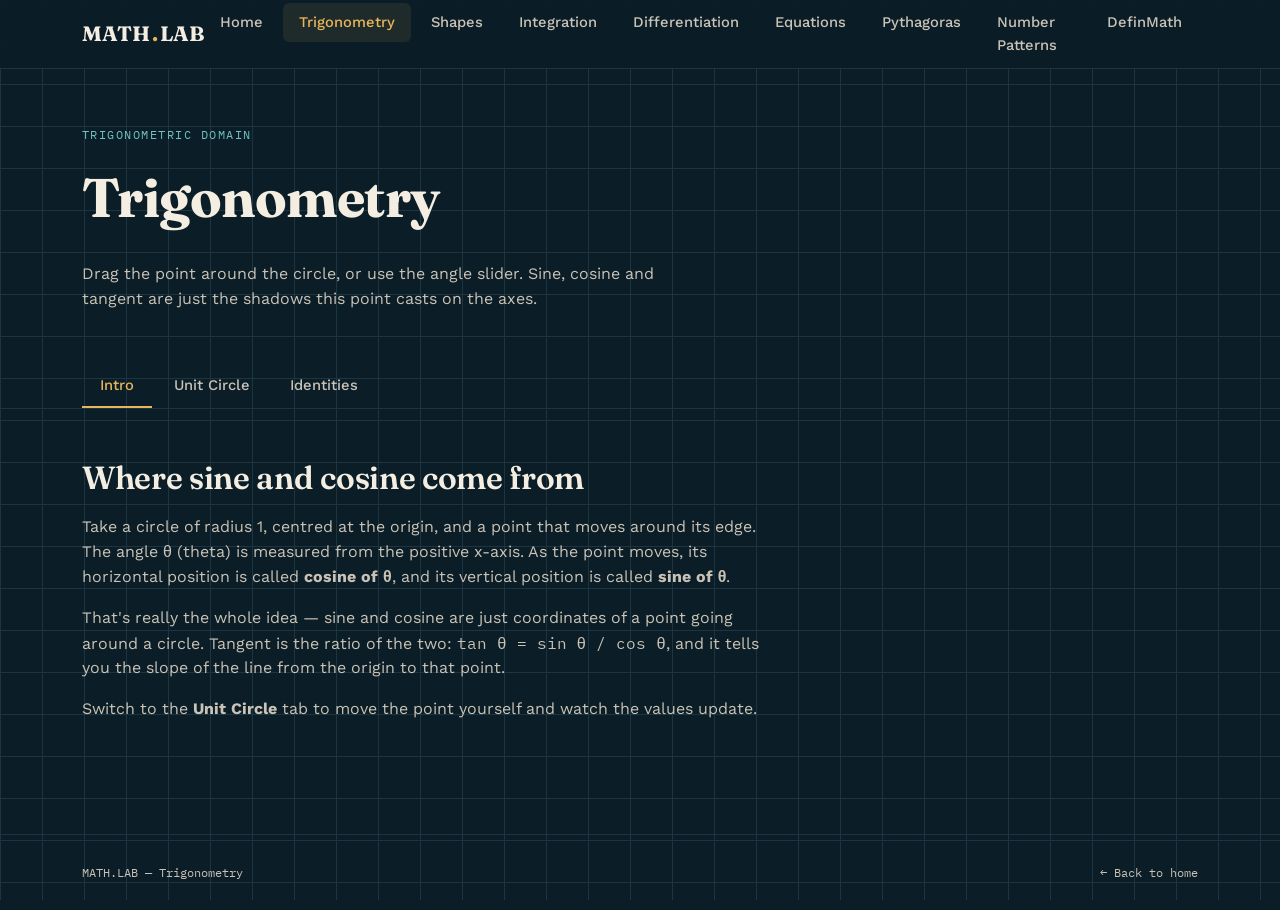
<file: pages/trigonometry.html>
<!DOCTYPE html>
<html lang="en">

<head>
  <meta charset="UTF-8">
  <meta name="viewport" content="width=device-width, initial-scale=1.0">
  <title>Trigonometry — MATH.LAB</title>
  <link rel="stylesheet" href="../css/style.css">
</head>

<body>

  <nav class="navbar">
    <div class="wrap">
      <a href="../index.html" class="brand">MATH<span class="dot">.</span>LAB</a>
      <button class="nav-toggle" aria-label="Toggle menu">MENU</button>
      <ul class="nav-links">
        <li><a href="../index.html">Home</a></li>
        <li><a href="trigonometry.html" class="active">Trigonometry</a></li>
        <li><a href="shapes.html">Shapes</a></li>
        <li><a href="integration.html">Integration</a></li>
        <li><a href="differentiation.html">Differentiation</a></li>
        <li><a href="equations.html">Equations</a></li>
        <li><a href="pythagoras.html">Pythagoras</a></li>
        <li><a href="number-patterns.html">Number Patterns</a></li>
        <li><a href="definmath.html">DefinMath</a></li>
      </ul>
    </div>
  </nav>

  <header class="page-head">
    <div class="wrap">
      <span class="eyebrow">Trigonometric domain</span>
      <h1>Trigonometry</h1>
      <p class="lead">Drag the point around the circle, or use the angle slider. Sine, cosine and tangent are just the
        shadows this point casts on the axes.</p>
    </div>
  </header>

  <nav class="subnav">
    <div class="wrap">
      <button class="tab-btn active" data-tab="intro">Intro</button>
      <button class="tab-btn" data-tab="circle">Unit Circle</button>
      <button class="tab-btn" data-tab="identities">Identities</button>
    </div>
  </nav>

  <section class="stage">
    <div class="wrap">

      <div id="tab-intro" class="tab-panel">
        <div class="content-block" style="max-width:70ch;">
          <h2>Where sine and cosine come from</h2>
          <p>Take a circle of radius 1, centred at the origin, and a point that moves around its edge. The angle θ
            (theta) is measured from the positive x-axis. As the point moves, its horizontal position is called
            <strong>cosine of θ</strong>, and its vertical position is called <strong>sine of θ</strong>.
          </p>
          <p>That's really the whole idea — sine and cosine are just coordinates of a point going around a circle.
            Tangent is the ratio of the two: <span class="mono">tan θ = sin θ / cos θ</span>, and it tells you the slope
            of the line from the origin to that point.</p>
          <p>Switch to the <strong>Unit Circle</strong> tab to move the point yourself and watch the values update.</p>
        </div>
      </div>

      <div id="tab-circle" class="tab-panel" style="display:none;">
        <div class="stage-grid">
          <div class="panel">
            <canvas id="trig-canvas" width="440" height="440"></canvas>
            <p style="font-size:0.8rem; margin-top:10px; color:var(--chalk-dim);">Drag the gold point, or use the slider
              below.</p>
          </div>
          <div>
            <div class="controls">
              <div class="control-row">
                <label>Angle θ <span id="angle-deg" class="mono">45°</span></label>
                <input type="range" id="angle-slider" min="0" max="360" value="45" step="1">
              </div>
            </div>
            <div class="readout">
              <div class="stat">
                <div class="k">sin θ</div>
                <div class="v" id="val-sin">0.707</div>
              </div>
              <div class="stat">
                <div class="k">cos θ</div>
                <div class="v" id="val-cos">0.707</div>
              </div>
              <div class="stat">
                <div class="k">tan θ</div>
                <div class="v" id="val-tan">1.000</div>
              </div>
              <div class="stat">
                <div class="k">radians</div>
                <div class="v" id="val-rad">0.785</div>
              </div>
            </div>
          </div>
        </div>
      </div>

      <div id="tab-identities" class="tab-panel" style="display:none;">
        <div class="content-block" style="max-width:70ch;">
          <h2>Core identities</h2>
          <h3>Pythagorean identity</h3>
          <div class="formula">sin²θ + cos²θ = 1</div>
          <p>Follows directly from the unit circle — the point's coordinates always satisfy the circle's own equation x²
            + y² = 1.</p>
          <h3>Angle sum</h3>
          <div class="formula">sin(A + B) = sin A cos B + cos A sin B</div>
          <div class="formula">cos(A + B) = cos A cos B − sin A sin B</div>
          <h3>Tangent</h3>
          <div class="formula">tan θ = sin θ / cos θ</div>
          <p>Undefined wherever cos θ = 0 — try dragging the point to 90° or 270° on the Unit Circle tab and watch the
            tangent value.</p>
        </div>
      </div>

    </div>
  </section>

  <footer>
    <div class="wrap">
      <span>MATH.LAB — Trigonometry</span>
      <a href="../index.html">← Back to home</a>
    </div>
  </footer>

  <script src="../js/nav.js"></script>
  <script src="../js/tabs.js"></script>
  <script src="../js/trig.js"></script>
</body>

</html>
</file>
<file: css/style.css>
/* ===================================================================
   MATH.LAB — shared stylesheet
   Palette: blackboard navy / chalk white / chalk gold / chalk cyan
   =================================================================== */

@import url('https://fonts.googleapis.com/css2?family=Fraunces:opsz,wght@9..144,400;9..144,600;9..144,700&family=Work+Sans:wght@400;500;600&family=IBM+Plex+Mono:wght@400;500;600&display=swap');

:root {
  --navy: #0B1D26;
  --navy-deep: #071319;
  --grid-line: #1C3540;
  --chalk: #F4EDE2;
  --chalk-dim: #C9C2B6;
  --gold: #E8B65A;
  --gold-dim: #B8905F;
  --cyan: #6FC2C0;
  --rose: #D98770;

  --serif: 'Fraunces', Georgia, serif;
  --sans: 'Work Sans', -apple-system, sans-serif;
  --mono: 'IBM Plex Mono', 'Courier New', monospace;

  --radius: 6px;
  --border: 1px solid var(--grid-line);
}

* { box-sizing: border-box; }

html { scroll-behavior: smooth; }

body {
  margin: 0;
  background: var(--navy);
  background-image:
    linear-gradient(var(--grid-line) 1px, transparent 1px),
    linear-gradient(90deg, var(--grid-line) 1px, transparent 1px);
  background-size: 42px 42px;
  background-attachment: fixed;
  color: var(--chalk);
  font-family: var(--sans);
  line-height: 1.55;
  -webkit-font-smoothing: antialiased;
}

a { color: inherit; text-decoration: none; }

h1, h2, h3 { font-family: var(--serif); font-weight: 600; margin: 0 0 0.4em; letter-spacing: -0.01em; }
h1 { font-size: clamp(2.2rem, 5vw, 3.4rem); font-weight: 700; }
h2 { font-size: clamp(1.5rem, 3vw, 2rem); }
h3 { font-size: 1.15rem; }

p { color: var(--chalk-dim); margin: 0 0 1em; }

.mono { font-family: var(--mono); }

::selection { background: var(--gold); color: var(--navy-deep); }

/* ---------- layout shell ---------- */
.wrap {
  max-width: 1180px;
  margin: 0 auto;
  padding: 0 32px;
}

/* ---------- navbar ---------- */
.navbar {
  position: sticky;
  top: 0;
  z-index: 100;
  background: rgba(11, 29, 38, 0.92);
  backdrop-filter: blur(8px);
  border-bottom: var(--border);
}
.navbar .wrap {
  display: flex;
  align-items: center;
  justify-content: space-between;
  height: 68px;
}
.brand {
  font-family: var(--serif);
  font-weight: 700;
  font-size: 1.3rem;
  color: var(--chalk);
  display: flex;
  align-items: baseline;
  gap: 2px;
}
.brand .dot { color: var(--gold); }
.nav-links {
  display: flex;
  gap: 4px;
  list-style: none;
  margin: 0;
  padding: 0;
}
.nav-links a {
  display: inline-block;
  padding: 8px 16px;
  border-radius: var(--radius);
  font-size: 0.92rem;
  font-weight: 500;
  color: var(--chalk-dim);
  transition: color 0.15s, background 0.15s;
}
.nav-links a:hover { color: var(--chalk); background: rgba(244,237,226,0.06); }
.nav-links a.active { color: var(--gold); background: rgba(232,182,90,0.09); }
.nav-toggle { display: none; }

@media (max-width: 780px) {
  .nav-links { display: none; }
  .nav-toggle {
    display: block;
    background: none;
    border: var(--border);
    color: var(--chalk);
    padding: 6px 12px;
    border-radius: var(--radius);
    font-family: var(--mono);
    font-size: 0.85rem;
  }
  .nav-links.open {
    display: flex;
    flex-direction: column;
    position: absolute;
    top: 68px; left: 0; right: 0;
    background: var(--navy);
    border-bottom: var(--border);
    padding: 10px 20px 20px;
  }
}

/* ---------- hero ---------- */
.hero {
  padding: 88px 0 64px;
}
.hero .wrap {
  display: grid;
  grid-template-columns: 1.05fr 0.95fr;
  gap: 56px;
  align-items: center;
}
.eyebrow {
  font-family: var(--mono);
  font-size: 0.78rem;
  letter-spacing: 0.12em;
  text-transform: uppercase;
  color: var(--cyan);
  margin-bottom: 18px;
  display: block;
}
.hero-copy p.lead {
  font-size: 1.08rem;
  color: var(--chalk-dim);
  max-width: 46ch;
}
.cta-row { display: flex; gap: 12px; margin-top: 28px; flex-wrap: wrap; }
.btn {
  font-family: var(--sans);
  font-weight: 600;
  font-size: 0.92rem;
  padding: 12px 22px;
  border-radius: var(--radius);
  border: var(--border);
  cursor: pointer;
  transition: transform 0.12s, background 0.15s, border-color 0.15s;
  display: inline-block;
}
.btn-primary { background: var(--gold); color: var(--navy-deep); border-color: var(--gold); }
.btn-primary:hover { transform: translateY(-1px); background: #f0c375; }
.btn-ghost { background: transparent; color: var(--chalk); }
.btn-ghost:hover { border-color: var(--chalk-dim); }

.hero-visual {
  background: var(--navy-deep);
  border: var(--border);
  border-radius: 10px;
  padding: 18px;
  position: relative;
}
.hero-visual canvas { width: 100%; height: auto; display: block; }
.hero-visual .caption {
  font-family: var(--mono);
  font-size: 0.76rem;
  color: var(--chalk-dim);
  display: flex;
  justify-content: space-between;
  margin-top: 12px;
}
.hero-visual .caption .n { color: var(--gold); }

/* ---------- topic cards ---------- */
.topics { padding: 40px 0 96px; }
.topics .section-head { margin-bottom: 32px; max-width: 60ch; }
.card-grid {
  display: grid;
  grid-template-columns: repeat(auto-fit, minmax(240px, 1fr));
  gap: 18px;
}
.card {
  border: var(--border);
  border-radius: 10px;
  padding: 24px;
  background: rgba(244,237,226,0.02);
  transition: border-color 0.15s, background 0.15s, transform 0.15s;
  display: block;
}
.card:hover {
  border-color: var(--gold-dim);
  background: rgba(232,182,90,0.05);
  transform: translateY(-2px);
}
.card .glyph {
  font-family: var(--serif);
  font-size: 1.8rem;
  color: var(--gold);
  margin-bottom: 14px;
  display: block;
}
.card h3 { margin-bottom: 6px; }
.card p { font-size: 0.9rem; margin: 0; }

/* ---------- footer ---------- */
footer {
  border-top: var(--border);
  padding: 28px 0;
}
footer .wrap {
  display: flex;
  justify-content: space-between;
  align-items: center;
  font-family: var(--mono);
  font-size: 0.78rem;
  color: var(--chalk-dim);
  flex-wrap: wrap;
  gap: 8px;
}

/* ===================================================================
   Inner concept pages (trig / shapes / integration / differentiation)
   =================================================================== */
.page-head { padding: 56px 0 8px; }
.page-head .eyebrow { margin-bottom: 12px; }
.page-head p.lead { max-width: 62ch; }

.subnav {
  border-bottom: var(--border);
  margin: 28px 0 0;
}
.subnav .wrap { display: flex; gap: 4px; overflow-x: auto; }
.subnav button {
  background: none;
  border: none;
  color: var(--chalk-dim);
  font-family: var(--sans);
  font-weight: 500;
  font-size: 0.92rem;
  padding: 12px 18px;
  cursor: pointer;
  border-bottom: 2px solid transparent;
  white-space: nowrap;
  transition: color 0.15s, border-color 0.15s;
}
.subnav button:hover { color: var(--chalk); }
.subnav button.active { color: var(--gold); border-bottom-color: var(--gold); }

.stage {
  padding: 36px 0 96px;
}
.stage-grid {
  display: grid;
  grid-template-columns: 1fr 1fr;
  gap: 32px;
  align-items: start;
}
@media (max-width: 860px) {
  .stage-grid { grid-template-columns: 1fr; }
  .hero .wrap { grid-template-columns: 1fr; }
}

.panel {
  border: var(--border);
  border-radius: 10px;
  background: rgba(244,237,226,0.02);
  padding: 22px;
}
.panel canvas { width: 100%; height: auto; display: block; background: var(--navy-deep); border-radius: 6px; }

.controls { display: flex; flex-direction: column; gap: 18px; margin-top: 18px; }
.control-row { display: flex; flex-direction: column; gap: 6px; }
.control-row label {
  font-family: var(--mono);
  font-size: 0.8rem;
  color: var(--cyan);
  display: flex;
  justify-content: space-between;
}
input[type="range"] {
  -webkit-appearance: none;
  width: 100%;
  height: 4px;
  background: var(--grid-line);
  border-radius: 2px;
  outline: none;
}
input[type="range"]::-webkit-slider-thumb {
  -webkit-appearance: none;
  width: 16px; height: 16px;
  border-radius: 50%;
  background: var(--gold);
  cursor: pointer;
  border: 2px solid var(--navy-deep);
}
input[type="range"]::-moz-range-thumb {
  width: 16px; height: 16px;
  border-radius: 50%;
  background: var(--gold);
  cursor: pointer;
  border: 2px solid var(--navy-deep);
}
select {
  background: var(--navy-deep);
  color: var(--chalk);
  border: var(--border);
  border-radius: var(--radius);
  padding: 9px 12px;
  font-family: var(--mono);
  font-size: 0.85rem;
}
.chip-row { display: flex; gap: 8px; flex-wrap: wrap; }
.chip {
  border: var(--border);
  background: transparent;
  color: var(--chalk-dim);
  padding: 7px 14px;
  border-radius: 20px;
  font-family: var(--mono);
  font-size: 0.8rem;
  cursor: pointer;
  transition: all 0.15s;
}
.chip.active { background: var(--gold); color: var(--navy-deep); border-color: var(--gold); font-weight: 600; }
.chip:hover:not(.active) { border-color: var(--chalk-dim); color: var(--chalk); }

.readout {
  display: grid;
  grid-template-columns: repeat(auto-fit, minmax(120px, 1fr));
  gap: 10px;
  margin-top: 18px;
}
.readout .stat {
  border: var(--border);
  border-radius: 8px;
  padding: 12px 14px;
  background: var(--navy-deep);
}
.readout .stat .k { font-family: var(--mono); font-size: 0.72rem; color: var(--chalk-dim); text-transform: uppercase; letter-spacing: 0.06em; }
.readout .stat .v { font-family: var(--mono); font-size: 1.25rem; color: var(--gold); margin-top: 4px; }

.content-block { margin-top: 8px; }
.content-block h3 { color: var(--chalk); margin-top: 22px; }
.formula {
  font-family: var(--mono);
  background: var(--navy-deep);
  border: var(--border);
  border-radius: 8px;
  padding: 14px 18px;
  color: var(--cyan);
  font-size: 1.05rem;
  margin: 10px 0;
  overflow-x: auto;
}

/* ---------- data table (synthetic division etc.) ---------- */
.data-table {
  width: 100%;
  border-collapse: collapse;
  font-family: var(--mono);
  font-size: 0.92rem;
  margin: 14px 0;
  overflow-x: auto;
  display: block;
}
.data-table table { width: 100%; border-collapse: collapse; }
.data-table th, .data-table td {
  border: var(--border);
  padding: 9px 12px;
  text-align: center;
  color: var(--chalk);
}
.data-table th {
  background: rgba(232,182,90,0.08);
  color: var(--gold);
  font-weight: 600;
}
.data-table td.dim { color: var(--chalk-dim); }
.data-table td.result { color: var(--cyan); font-weight: 600; }

/* ---------- text inputs (for polynomial coefficients etc.) ---------- */
.text-input {
  background: var(--navy-deep);
  color: var(--chalk);
  border: var(--border);
  border-radius: var(--radius);
  padding: 9px 12px;
  font-family: var(--mono);
  font-size: 0.9rem;
  width: 100%;
}
.text-input:focus { outline: none; border-color: var(--gold-dim); }
.hint { font-size: 0.78rem; color: var(--chalk-dim); margin-top: 4px; }
.error-msg { color: var(--rose); font-size: 0.85rem; margin-top: 8px; }

/* ---------- timeline (history-style pages) ---------- */
.timeline {
  display: grid;
  gap: 0;
  border-left: 2px solid var(--grid-line);
  padding-left: 28px;
  margin: 18px 0 0 6px;
}
.timeline-item { position: relative; padding-bottom: 26px; }
.timeline-item:last-child { padding-bottom: 0; }
.timeline-item::before {
  content: '';
  position: absolute;
  left: -33px;
  top: 4px;
  width: 10px; height: 10px;
  border-radius: 50%;
  background: var(--gold);
  box-shadow: 0 0 0 3px var(--navy-deep);
}
.timeline-date {
  font-family: var(--mono);
  color: var(--cyan);
  font-size: 0.85rem;
  margin-bottom: 4px;
}
.timeline-title { font-weight: 600; color: var(--chalk); margin-bottom: 4px; font-family: var(--sans); }
.timeline-desc { color: var(--chalk-dim); font-size: 0.94rem; margin: 0; }

/* ---------- reusable step label (e.g. "// 01") for card grids ---------- */
.step-label {
  font-family: var(--mono);
  font-size: 0.78rem;
  color: var(--gold);
  display: block;
  margin-bottom: 8px;
}

/* ---------- proof / toggle step list ---------- */
.proof-grid {
  display: grid;
  grid-template-columns: 1.1fr 1fr;
  gap: 28px;
  align-items: start;
}
@media (max-width: 800px) { .proof-grid { grid-template-columns: 1fr; } }
.proof-steps { display: flex; flex-direction: column; gap: 14px; }
.proof-step { display: flex; gap: 14px; align-items: flex-start; }
.proof-step-num {
  flex-shrink: 0;
  width: 28px; height: 28px;
  border-radius: 50%;
  background: var(--navy);
  border: var(--border);
  display: flex; align-items: center; justify-content: center;
  font-family: var(--mono);
  font-size: 0.82rem;
  color: var(--gold);
}
.proof-step p { font-size: 0.92rem; margin: 0; color: var(--chalk-dim); }
.proof-step .math { color: var(--cyan); font-family: var(--mono); }
.mini-grid {
  display: grid;
  grid-template-columns: repeat(auto-fit, minmax(220px, 1fr));
  gap: 16px;
  margin-top: 18px;
}
.mini-grid .card .step {
  font-family: var(--mono);
  font-size: 0.75rem;
  color: var(--cyan);
  display: block;
  margin-bottom: 10px;
}

/* ---------- timeline (history-style content) ---------- */
.timeline {
  border-left: 2px solid var(--grid-line);
  padding-left: 28px;
  margin-left: 6px;
  margin-top: 22px;
}
.timeline-item { position: relative; padding-bottom: 26px; }
.timeline-item:last-child { padding-bottom: 0; }
.timeline-item::before {
  content: '';
  position: absolute;
  left: -33px; top: 4px;
  width: 10px; height: 10px;
  border-radius: 50%;
  background: var(--gold);
  box-shadow: 0 0 0 3px var(--navy);
}
.timeline-date {
  font-family: var(--mono);
  color: var(--cyan);
  font-size: 0.82rem;
  margin-bottom: 4px;
}
.timeline-title {
  font-family: var(--serif);
  font-weight: 600;
  color: var(--chalk);
  font-size: 1.05rem;
  margin-bottom: 4px;
}
.timeline-desc { color: var(--chalk-dim); font-size: 0.92rem; margin: 0; }

/* ---------- numbered step list (proofs, derivations) ---------- */
.step-list { display: flex; flex-direction: column; gap: 16px; }
.step-list .proof-step { display: flex; gap: 14px; align-items: flex-start; }
.step-list .proof-step-num {
  flex-shrink: 0;
  width: 26px; height: 26px;
  border-radius: 50%;
  border: var(--border);
  color: var(--gold);
  font-family: var(--mono);
  font-size: 0.8rem;
  display: flex; align-items: center; justify-content: center;
}
.step-list .proof-step p { margin: 0; font-size: 0.92rem; color: var(--chalk-dim); }
.step-list .proof-step p .math { color: var(--cyan); font-family: var(--mono); }
</file>
